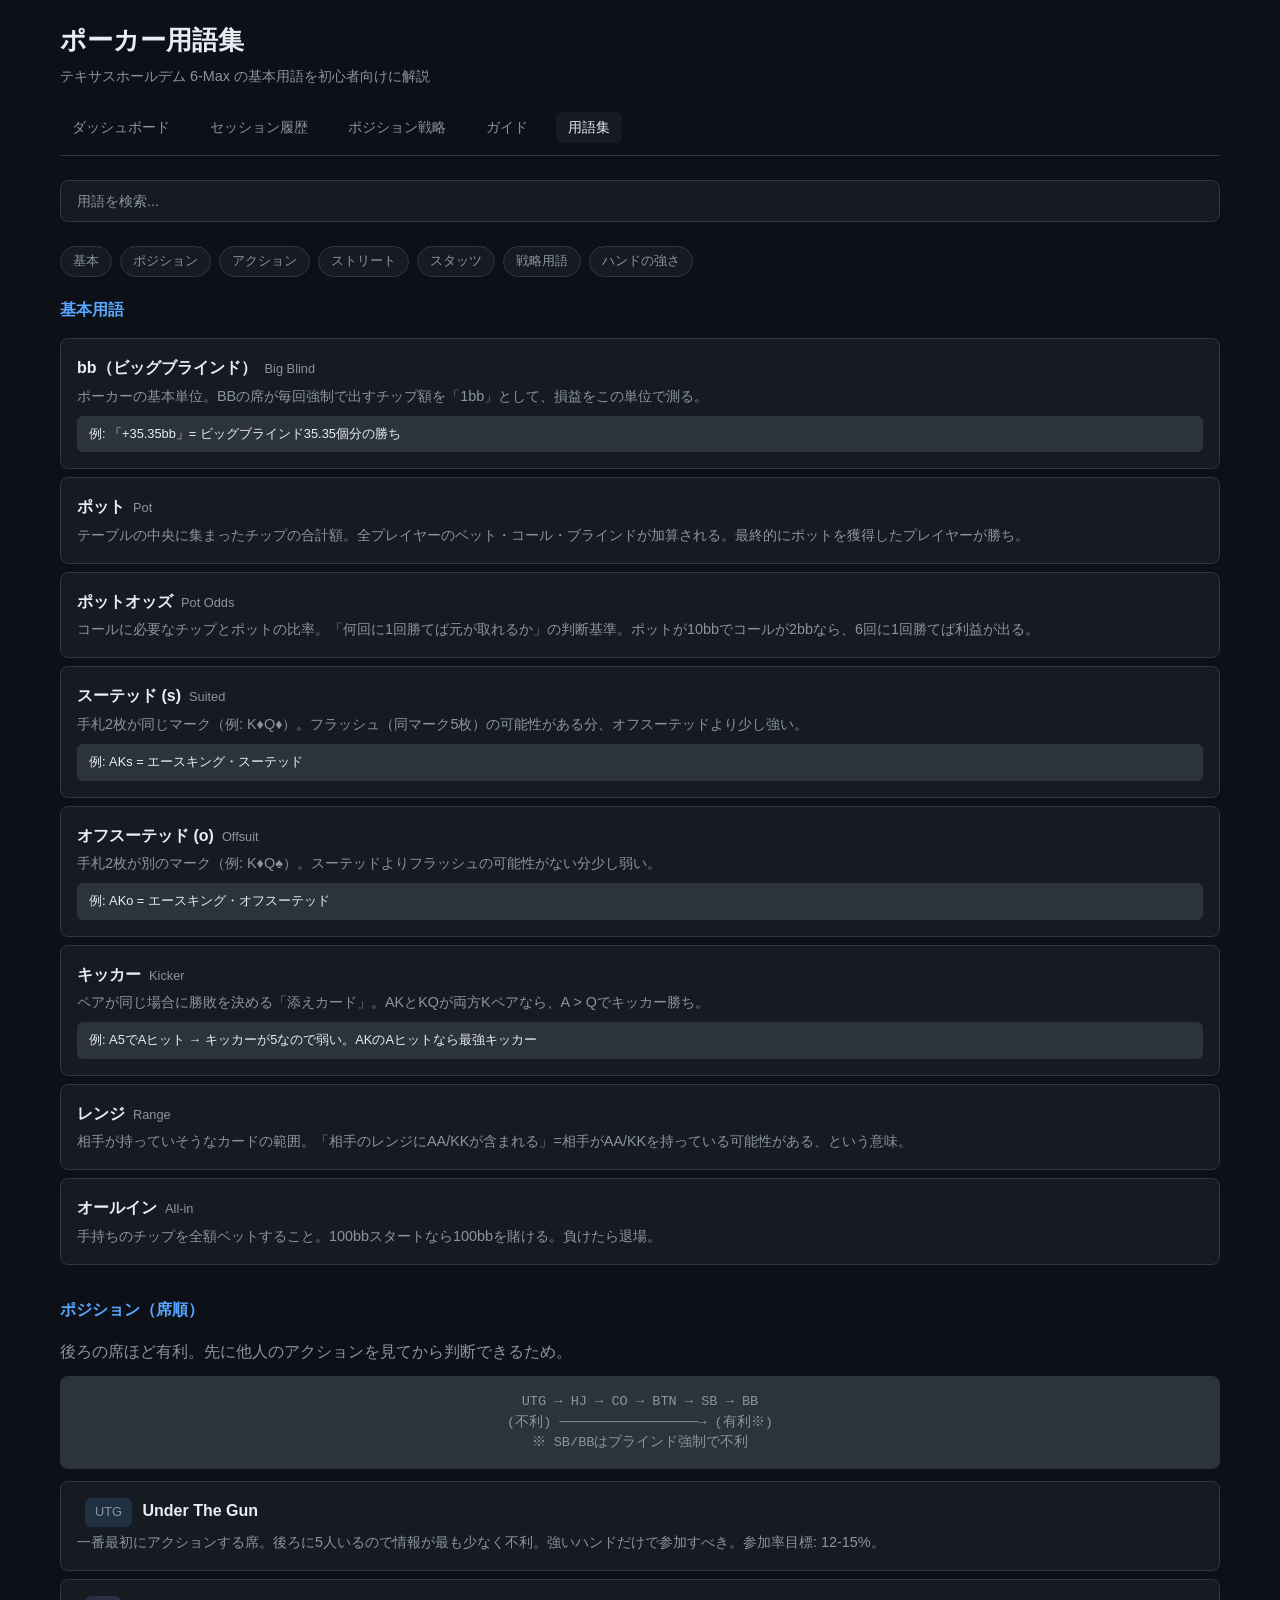
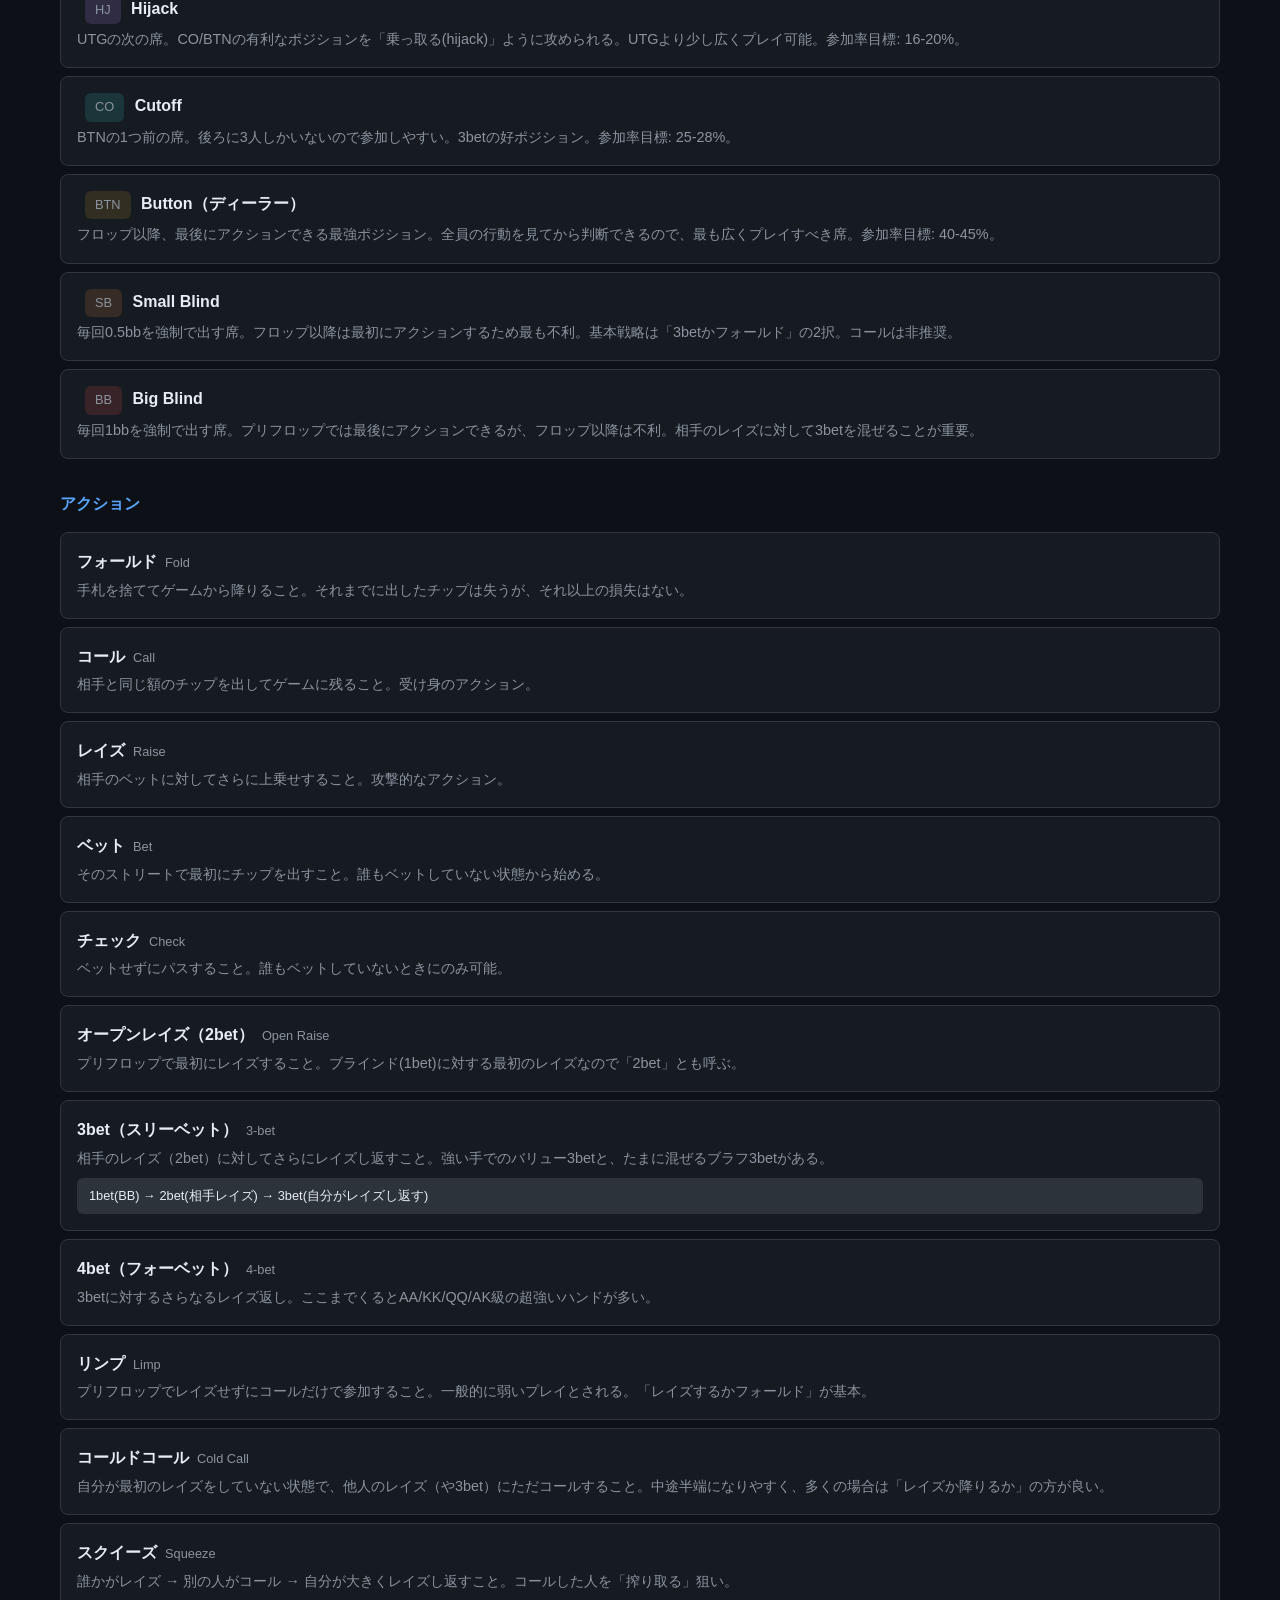
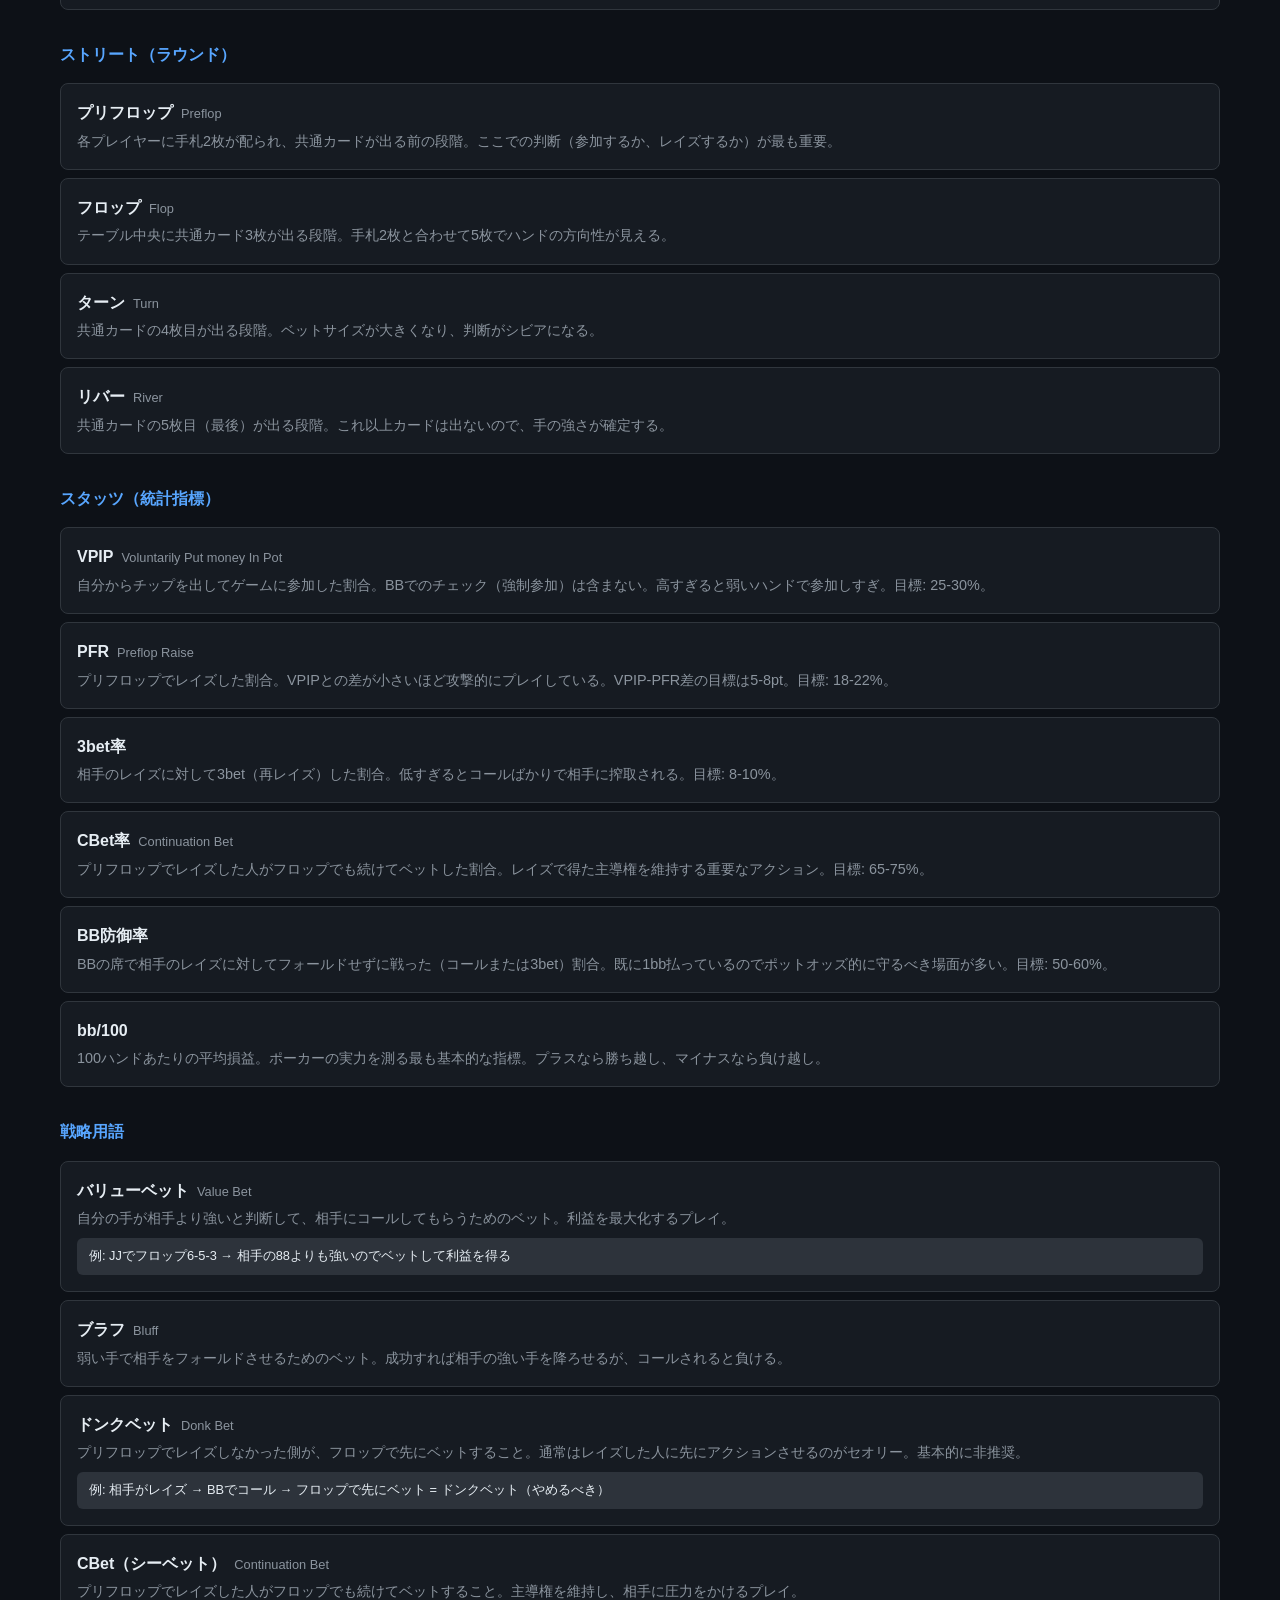
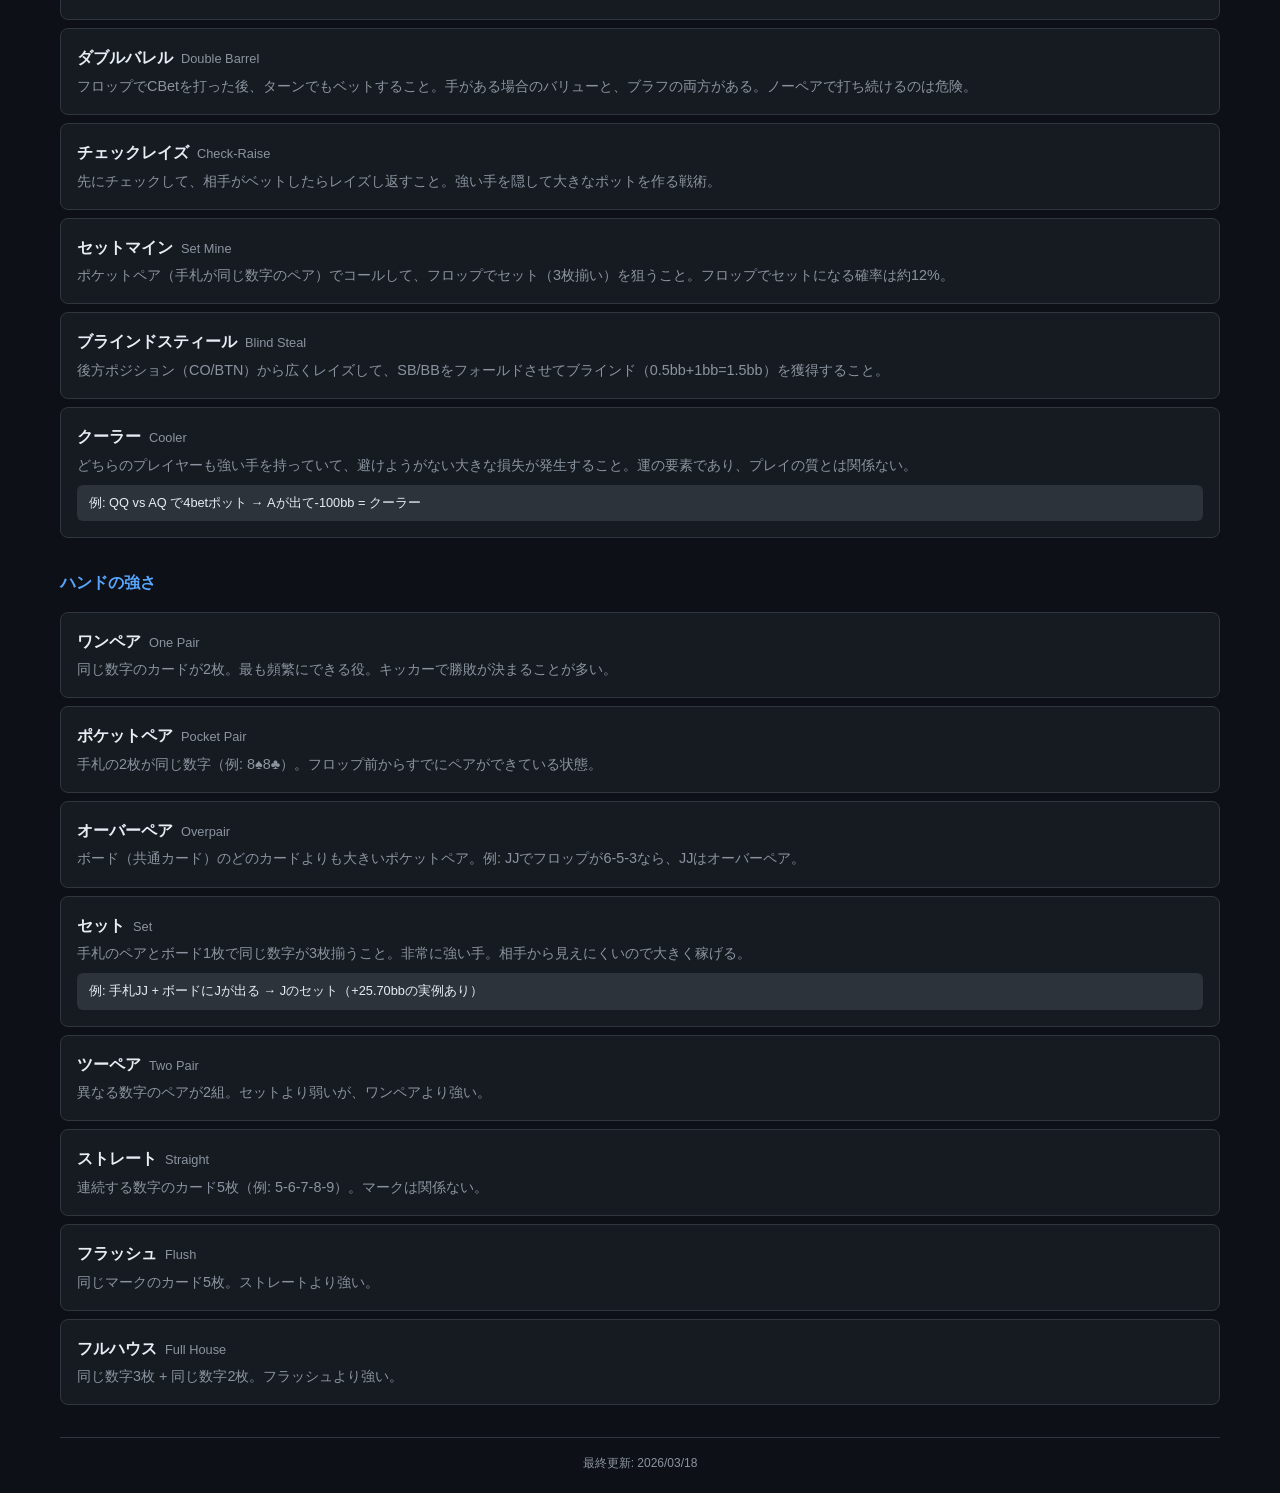
<file: glossary.html>
<!DOCTYPE html>
<html lang="ja">
<head>
  <meta charset="UTF-8">
  <meta name="viewport" content="width=device-width, initial-scale=1.0">
  <title>ポーカー用語集 | oyasumipan Poker</title>
  <link rel="stylesheet" href="style.css?v=3">
  <style>
    .glossary-section { margin-bottom: 32px; }
    .glossary-section h3 { color: var(--blue); margin-bottom: 16px; }
    .term-card { background: var(--card); border: 1px solid var(--border); border-radius: 8px; padding: 16px; margin-bottom: 8px; }
    .term-card .term-name { font-weight: 700; font-size: 1rem; margin-bottom: 4px; }
    .term-card .term-name span { color: var(--text-muted); font-weight: 400; font-size: 0.8rem; margin-left: 8px; }
    .term-card .term-desc { color: var(--text-muted); font-size: 0.9rem; line-height: 1.6; }
    .term-card .term-example { margin-top: 8px; padding: 8px 12px; background: #2d333b; border-radius: 6px; font-size: 0.8rem; color: var(--text); }
    .search-box { width: 100%; padding: 12px 16px; background: var(--card); border: 1px solid var(--border); border-radius: 8px; color: var(--text); font-size: 0.9rem; margin-bottom: 24px; outline: none; }
    .search-box:focus { border-color: var(--blue); }
    .search-box::placeholder { color: var(--text-muted); }
    .category-nav { display: flex; gap: 8px; flex-wrap: wrap; margin-bottom: 20px; }
    .category-nav a { padding: 4px 12px; border-radius: 16px; font-size: 0.8rem; background: var(--card); border: 1px solid var(--border); color: var(--text-muted); }
    .category-nav a:hover { color: var(--text); border-color: var(--blue); text-decoration: none; }
  </style>
</head>
<body>
  <h1>ポーカー用語集</h1>
  <p class="subtitle">テキサスホールデム 6-Max の基本用語を初心者向けに解説</p>
  <nav>
    <a href="index.html">ダッシュボード</a>
    <a href="sessions.html">セッション履歴</a>
    <a href="strategy.html">ポジション戦略</a>
    <a href="guide.html">ガイド</a>
    <a href="glossary.html" class="active">用語集</a>
  </nav>

  <input type="text" class="search-box" id="search" placeholder="用語を検索..." oninput="filterTerms()">

  <div class="category-nav">
    <a href="#basics">基本</a>
    <a href="#positions">ポジション</a>
    <a href="#actions">アクション</a>
    <a href="#streets">ストリート</a>
    <a href="#stats">スタッツ</a>
    <a href="#strategy">戦略用語</a>
    <a href="#hand-strength">ハンドの強さ</a>
  </div>

  <!-- 基本 -->
  <div class="glossary-section" id="basics">
    <h3>基本用語</h3>

    <div class="term-card" data-terms="bb ビッグブラインド チップ 単位">
      <div class="term-name">bb（ビッグブラインド）<span>Big Blind</span></div>
      <div class="term-desc">ポーカーの基本単位。BBの席が毎回強制で出すチップ額を「1bb」として、損益をこの単位で測る。</div>
      <div class="term-example">例: 「+35.35bb」= ビッグブラインド35.35個分の勝ち</div>
    </div>

    <div class="term-card" data-terms="ポット pot">
      <div class="term-name">ポット<span>Pot</span></div>
      <div class="term-desc">テーブルの中央に集まったチップの合計額。全プレイヤーのベット・コール・ブラインドが加算される。最終的にポットを獲得したプレイヤーが勝ち。</div>
    </div>

    <div class="term-card" data-terms="ポットオッズ pot odds">
      <div class="term-name">ポットオッズ<span>Pot Odds</span></div>
      <div class="term-desc">コールに必要なチップとポットの比率。「何回に1回勝てば元が取れるか」の判断基準。ポットが10bbでコールが2bbなら、6回に1回勝てば利益が出る。</div>
    </div>

    <div class="term-card" data-terms="スーテッド suited 同じマーク">
      <div class="term-name">スーテッド (s)<span>Suited</span></div>
      <div class="term-desc">手札2枚が同じマーク（例: K♦Q♦）。フラッシュ（同マーク5枚）の可能性がある分、オフスーテッドより少し強い。</div>
      <div class="term-example">例: AKs = エースキング・スーテッド</div>
    </div>

    <div class="term-card" data-terms="オフスーテッド offsuit 別マーク">
      <div class="term-name">オフスーテッド (o)<span>Offsuit</span></div>
      <div class="term-desc">手札2枚が別のマーク（例: K♦Q♠）。スーテッドよりフラッシュの可能性がない分少し弱い。</div>
      <div class="term-example">例: AKo = エースキング・オフスーテッド</div>
    </div>

    <div class="term-card" data-terms="キッカー kicker 添えカード">
      <div class="term-name">キッカー<span>Kicker</span></div>
      <div class="term-desc">ペアが同じ場合に勝敗を決める「添えカード」。AKとKQが両方Kペアなら、A > Qでキッカー勝ち。</div>
      <div class="term-example">例: A5でAヒット → キッカーが5なので弱い。AKのAヒットなら最強キッカー</div>
    </div>

    <div class="term-card" data-terms="レンジ range 持ちうるカード">
      <div class="term-name">レンジ<span>Range</span></div>
      <div class="term-desc">相手が持っていそうなカードの範囲。「相手のレンジにAA/KKが含まれる」=相手がAA/KKを持っている可能性がある、という意味。</div>
    </div>

    <div class="term-card" data-terms="オールイン all-in 全額ベット">
      <div class="term-name">オールイン<span>All-in</span></div>
      <div class="term-desc">手持ちのチップを全額ベットすること。100bbスタートなら100bbを賭ける。負けたら退場。</div>
    </div>
  </div>

  <!-- ポジション -->
  <div class="glossary-section" id="positions">
    <h3>ポジション（席順）</h3>
    <p style="color:var(--text-muted);margin-bottom:12px">後ろの席ほど有利。先に他人のアクションを見てから判断できるため。</p>
    <pre style="text-align:center;color:var(--text-muted)">UTG → HJ → CO → BTN → SB → BB
(不利) ─────────────────→ (有利※)
※ SB/BBはブラインド強制で不利</pre>

    <div class="term-card" data-terms="utg アンダーザガン 一番前">
      <div class="term-name"><span class="badge badge-utg">UTG</span> Under The Gun</div>
      <div class="term-desc">一番最初にアクションする席。後ろに5人いるので情報が最も少なく不利。強いハンドだけで参加すべき。参加率目標: 12-15%。</div>
    </div>

    <div class="term-card" data-terms="hj ハイジャック">
      <div class="term-name"><span class="badge badge-hj">HJ</span> Hijack</div>
      <div class="term-desc">UTGの次の席。CO/BTNの有利なポジションを「乗っ取る(hijack)」ように攻められる。UTGより少し広くプレイ可能。参加率目標: 16-20%。</div>
    </div>

    <div class="term-card" data-terms="co カットオフ">
      <div class="term-name"><span class="badge badge-co">CO</span> Cutoff</div>
      <div class="term-desc">BTNの1つ前の席。後ろに3人しかいないので参加しやすい。3betの好ポジション。参加率目標: 25-28%。</div>
    </div>

    <div class="term-card" data-terms="btn ボタン ディーラー 最強">
      <div class="term-name"><span class="badge badge-btn">BTN</span> Button（ディーラー）</div>
      <div class="term-desc">フロップ以降、最後にアクションできる最強ポジション。全員の行動を見てから判断できるので、最も広くプレイすべき席。参加率目標: 40-45%。</div>
    </div>

    <div class="term-card" data-terms="sb スモールブラインド 強制">
      <div class="term-name"><span class="badge badge-sb">SB</span> Small Blind</div>
      <div class="term-desc">毎回0.5bbを強制で出す席。フロップ以降は最初にアクションするため最も不利。基本戦略は「3betかフォールド」の2択。コールは非推奨。</div>
    </div>

    <div class="term-card" data-terms="bb ビッグブラインド 強制 ブラインド">
      <div class="term-name"><span class="badge badge-bb">BB</span> Big Blind</div>
      <div class="term-desc">毎回1bbを強制で出す席。プリフロップでは最後にアクションできるが、フロップ以降は不利。相手のレイズに対して3betを混ぜることが重要。</div>
    </div>
  </div>

  <!-- アクション -->
  <div class="glossary-section" id="actions">
    <h3>アクション</h3>

    <div class="term-card" data-terms="フォールド fold 降りる">
      <div class="term-name">フォールド<span>Fold</span></div>
      <div class="term-desc">手札を捨ててゲームから降りること。それまでに出したチップは失うが、それ以上の損失はない。</div>
    </div>

    <div class="term-card" data-terms="コール call 同額">
      <div class="term-name">コール<span>Call</span></div>
      <div class="term-desc">相手と同じ額のチップを出してゲームに残ること。受け身のアクション。</div>
    </div>

    <div class="term-card" data-terms="レイズ raise 上乗せ">
      <div class="term-name">レイズ<span>Raise</span></div>
      <div class="term-desc">相手のベットに対してさらに上乗せすること。攻撃的なアクション。</div>
    </div>

    <div class="term-card" data-terms="ベット bet 最初に賭ける">
      <div class="term-name">ベット<span>Bet</span></div>
      <div class="term-desc">そのストリートで最初にチップを出すこと。誰もベットしていない状態から始める。</div>
    </div>

    <div class="term-card" data-terms="チェック check パス">
      <div class="term-name">チェック<span>Check</span></div>
      <div class="term-desc">ベットせずにパスすること。誰もベットしていないときにのみ可能。</div>
    </div>

    <div class="term-card" data-terms="オープンレイズ open raise 最初のレイズ 2bet">
      <div class="term-name">オープンレイズ（2bet）<span>Open Raise</span></div>
      <div class="term-desc">プリフロップで最初にレイズすること。ブラインド(1bet)に対する最初のレイズなので「2bet」とも呼ぶ。</div>
    </div>

    <div class="term-card" data-terms="3bet スリーベット 再レイズ">
      <div class="term-name">3bet（スリーベット）<span>3-bet</span></div>
      <div class="term-desc">相手のレイズ（2bet）に対してさらにレイズし返すこと。強い手でのバリュー3betと、たまに混ぜるブラフ3betがある。</div>
      <div class="term-example">1bet(BB) → 2bet(相手レイズ) → 3bet(自分がレイズし返す)</div>
    </div>

    <div class="term-card" data-terms="4bet フォーベット 再々レイズ">
      <div class="term-name">4bet（フォーベット）<span>4-bet</span></div>
      <div class="term-desc">3betに対するさらなるレイズ返し。ここまでくるとAA/KK/QQ/AK級の超強いハンドが多い。</div>
    </div>

    <div class="term-card" data-terms="リンプ limp コールだけ 弱いプレイ">
      <div class="term-name">リンプ<span>Limp</span></div>
      <div class="term-desc">プリフロップでレイズせずにコールだけで参加すること。一般的に弱いプレイとされる。「レイズするかフォールド」が基本。</div>
    </div>

    <div class="term-card" data-terms="コールドコール cold call 再レイズにコール">
      <div class="term-name">コールドコール<span>Cold Call</span></div>
      <div class="term-desc">自分が最初のレイズをしていない状態で、他人のレイズ（や3bet）にただコールすること。中途半端になりやすく、多くの場合は「レイズか降りるか」の方が良い。</div>
    </div>

    <div class="term-card" data-terms="スクイーズ squeeze 搾り取る">
      <div class="term-name">スクイーズ<span>Squeeze</span></div>
      <div class="term-desc">誰かがレイズ → 別の人がコール → 自分が大きくレイズし返すこと。コールした人を「搾り取る」狙い。</div>
    </div>
  </div>

  <!-- ストリート -->
  <div class="glossary-section" id="streets">
    <h3>ストリート（ラウンド）</h3>

    <div class="term-card" data-terms="プリフロップ preflop 最初の2枚">
      <div class="term-name">プリフロップ<span>Preflop</span></div>
      <div class="term-desc">各プレイヤーに手札2枚が配られ、共通カードが出る前の段階。ここでの判断（参加するか、レイズするか）が最も重要。</div>
    </div>

    <div class="term-card" data-terms="フロップ flop 共通カード3枚">
      <div class="term-name">フロップ<span>Flop</span></div>
      <div class="term-desc">テーブル中央に共通カード3枚が出る段階。手札2枚と合わせて5枚でハンドの方向性が見える。</div>
    </div>

    <div class="term-card" data-terms="ターン turn 4枚目">
      <div class="term-name">ターン<span>Turn</span></div>
      <div class="term-desc">共通カードの4枚目が出る段階。ベットサイズが大きくなり、判断がシビアになる。</div>
    </div>

    <div class="term-card" data-terms="リバー river 5枚目 最終">
      <div class="term-name">リバー<span>River</span></div>
      <div class="term-desc">共通カードの5枚目（最後）が出る段階。これ以上カードは出ないので、手の強さが確定する。</div>
    </div>
  </div>

  <!-- スタッツ -->
  <div class="glossary-section" id="stats">
    <h3>スタッツ（統計指標）</h3>

    <div class="term-card" data-terms="vpip 参加率 voluntarily put in pot">
      <div class="term-name">VPIP<span>Voluntarily Put money In Pot</span></div>
      <div class="term-desc">自分からチップを出してゲームに参加した割合。BBでのチェック（強制参加）は含まない。高すぎると弱いハンドで参加しすぎ。目標: 25-30%。</div>
    </div>

    <div class="term-card" data-terms="pfr レイズ率 preflop raise">
      <div class="term-name">PFR<span>Preflop Raise</span></div>
      <div class="term-desc">プリフロップでレイズした割合。VPIPとの差が小さいほど攻撃的にプレイしている。VPIP-PFR差の目標は5-8pt。目標: 18-22%。</div>
    </div>

    <div class="term-card" data-terms="3bet率 再レイズ率">
      <div class="term-name">3bet率</div>
      <div class="term-desc">相手のレイズに対して3bet（再レイズ）した割合。低すぎるとコールばかりで相手に搾取される。目標: 8-10%。</div>
    </div>

    <div class="term-card" data-terms="cbet 継続ベット continuation bet">
      <div class="term-name">CBet率<span>Continuation Bet</span></div>
      <div class="term-desc">プリフロップでレイズした人がフロップでも続けてベットした割合。レイズで得た主導権を維持する重要なアクション。目標: 65-75%。</div>
    </div>

    <div class="term-card" data-terms="bb防御率 ビッグブラインド防御">
      <div class="term-name">BB防御率</div>
      <div class="term-desc">BBの席で相手のレイズに対してフォールドせずに戦った（コールまたは3bet）割合。既に1bb払っているのでポットオッズ的に守るべき場面が多い。目標: 50-60%。</div>
    </div>

    <div class="term-card" data-terms="bb/100 100ハンドあたり">
      <div class="term-name">bb/100</div>
      <div class="term-desc">100ハンドあたりの平均損益。ポーカーの実力を測る最も基本的な指標。プラスなら勝ち越し、マイナスなら負け越し。</div>
    </div>
  </div>

  <!-- 戦略用語 -->
  <div class="glossary-section" id="strategy">
    <h3>戦略用語</h3>

    <div class="term-card" data-terms="バリューベット value bet 強い手">
      <div class="term-name">バリューベット<span>Value Bet</span></div>
      <div class="term-desc">自分の手が相手より強いと判断して、相手にコールしてもらうためのベット。利益を最大化するプレイ。</div>
      <div class="term-example">例: JJでフロップ6-5-3 → 相手の88よりも強いのでベットして利益を得る</div>
    </div>

    <div class="term-card" data-terms="ブラフ bluff 弱い手">
      <div class="term-name">ブラフ<span>Bluff</span></div>
      <div class="term-desc">弱い手で相手をフォールドさせるためのベット。成功すれば相手の強い手を降ろせるが、コールされると負ける。</div>
    </div>

    <div class="term-card" data-terms="ドンクベット donk bet セオリー違反">
      <div class="term-name">ドンクベット<span>Donk Bet</span></div>
      <div class="term-desc">プリフロップでレイズしなかった側が、フロップで先にベットすること。通常はレイズした人に先にアクションさせるのがセオリー。基本的に非推奨。</div>
      <div class="term-example">例: 相手がレイズ → BBでコール → フロップで先にベット = ドンクベット（やめるべき）</div>
    </div>

    <div class="term-card" data-terms="cbet シーベット 継続ベット">
      <div class="term-name">CBet（シーベット）<span>Continuation Bet</span></div>
      <div class="term-desc">プリフロップでレイズした人がフロップでも続けてベットすること。主導権を維持し、相手に圧力をかけるプレイ。</div>
    </div>

    <div class="term-card" data-terms="ダブルバレル double barrel ターンも撃つ">
      <div class="term-name">ダブルバレル<span>Double Barrel</span></div>
      <div class="term-desc">フロップでCBetを打った後、ターンでもベットすること。手がある場合のバリューと、ブラフの両方がある。ノーペアで打ち続けるのは危険。</div>
    </div>

    <div class="term-card" data-terms="チェックレイズ check raise 待ち伏せ">
      <div class="term-name">チェックレイズ<span>Check-Raise</span></div>
      <div class="term-desc">先にチェックして、相手がベットしたらレイズし返すこと。強い手を隠して大きなポットを作る戦術。</div>
    </div>

    <div class="term-card" data-terms="セットマイン set mine ポケットペア">
      <div class="term-name">セットマイン<span>Set Mine</span></div>
      <div class="term-desc">ポケットペア（手札が同じ数字のペア）でコールして、フロップでセット（3枚揃い）を狙うこと。フロップでセットになる確率は約12%。</div>
    </div>

    <div class="term-card" data-terms="ブラインドスティール blind steal 盗む">
      <div class="term-name">ブラインドスティール<span>Blind Steal</span></div>
      <div class="term-desc">後方ポジション（CO/BTN）から広くレイズして、SB/BBをフォールドさせてブラインド（0.5bb+1bb=1.5bb）を獲得すること。</div>
    </div>

    <div class="term-card" data-terms="クーラー cooler 避けられない">
      <div class="term-name">クーラー<span>Cooler</span></div>
      <div class="term-desc">どちらのプレイヤーも強い手を持っていて、避けようがない大きな損失が発生すること。運の要素であり、プレイの質とは関係ない。</div>
      <div class="term-example">例: QQ vs AQ で4betポット → Aが出て-100bb = クーラー</div>
    </div>
  </div>

  <!-- ハンドの強さ -->
  <div class="glossary-section" id="hand-strength">
    <h3>ハンドの強さ</h3>

    <div class="term-card" data-terms="ペア pair ワンペア 1ペア">
      <div class="term-name">ワンペア<span>One Pair</span></div>
      <div class="term-desc">同じ数字のカードが2枚。最も頻繁にできる役。キッカーで勝敗が決まることが多い。</div>
    </div>

    <div class="term-card" data-terms="ポケットペア pocket pair 手札ペア">
      <div class="term-name">ポケットペア<span>Pocket Pair</span></div>
      <div class="term-desc">手札の2枚が同じ数字（例: 8♠8♣）。フロップ前からすでにペアができている状態。</div>
    </div>

    <div class="term-card" data-terms="オーバーペア over pair ボードより大きい">
      <div class="term-name">オーバーペア<span>Overpair</span></div>
      <div class="term-desc">ボード（共通カード）のどのカードよりも大きいポケットペア。例: JJでフロップが6-5-3なら、JJはオーバーペア。</div>
    </div>

    <div class="term-card" data-terms="セット set 3枚揃い トリップス">
      <div class="term-name">セット<span>Set</span></div>
      <div class="term-desc">手札のペアとボード1枚で同じ数字が3枚揃うこと。非常に強い手。相手から見えにくいので大きく稼げる。</div>
      <div class="term-example">例: 手札JJ + ボードにJが出る → Jのセット（+25.70bbの実例あり）</div>
    </div>

    <div class="term-card" data-terms="ツーペア two pair 2ペア">
      <div class="term-name">ツーペア<span>Two Pair</span></div>
      <div class="term-desc">異なる数字のペアが2組。セットより弱いが、ワンペアより強い。</div>
    </div>

    <div class="term-card" data-terms="ストレート straight 連番5枚">
      <div class="term-name">ストレート<span>Straight</span></div>
      <div class="term-desc">連続する数字のカード5枚（例: 5-6-7-8-9）。マークは関係ない。</div>
    </div>

    <div class="term-card" data-terms="フラッシュ flush 同マーク5枚">
      <div class="term-name">フラッシュ<span>Flush</span></div>
      <div class="term-desc">同じマークのカード5枚。ストレートより強い。</div>
    </div>

    <div class="term-card" data-terms="フルハウス full house 3枚+2枚">
      <div class="term-name">フルハウス<span>Full House</span></div>
      <div class="term-desc">同じ数字3枚 + 同じ数字2枚。フラッシュより強い。</div>
    </div>
  </div>

  <div class="footer">最終更新: 2026/03/18</div>

<script>
function filterTerms() {
  const q = document.getElementById('search').value.toLowerCase();
  document.querySelectorAll('.term-card').forEach(card => {
    const terms = (card.getAttribute('data-terms') + ' ' + card.textContent).toLowerCase();
    card.style.display = terms.includes(q) ? '' : 'none';
  });
}
</script>
</body>
</html>
</file>
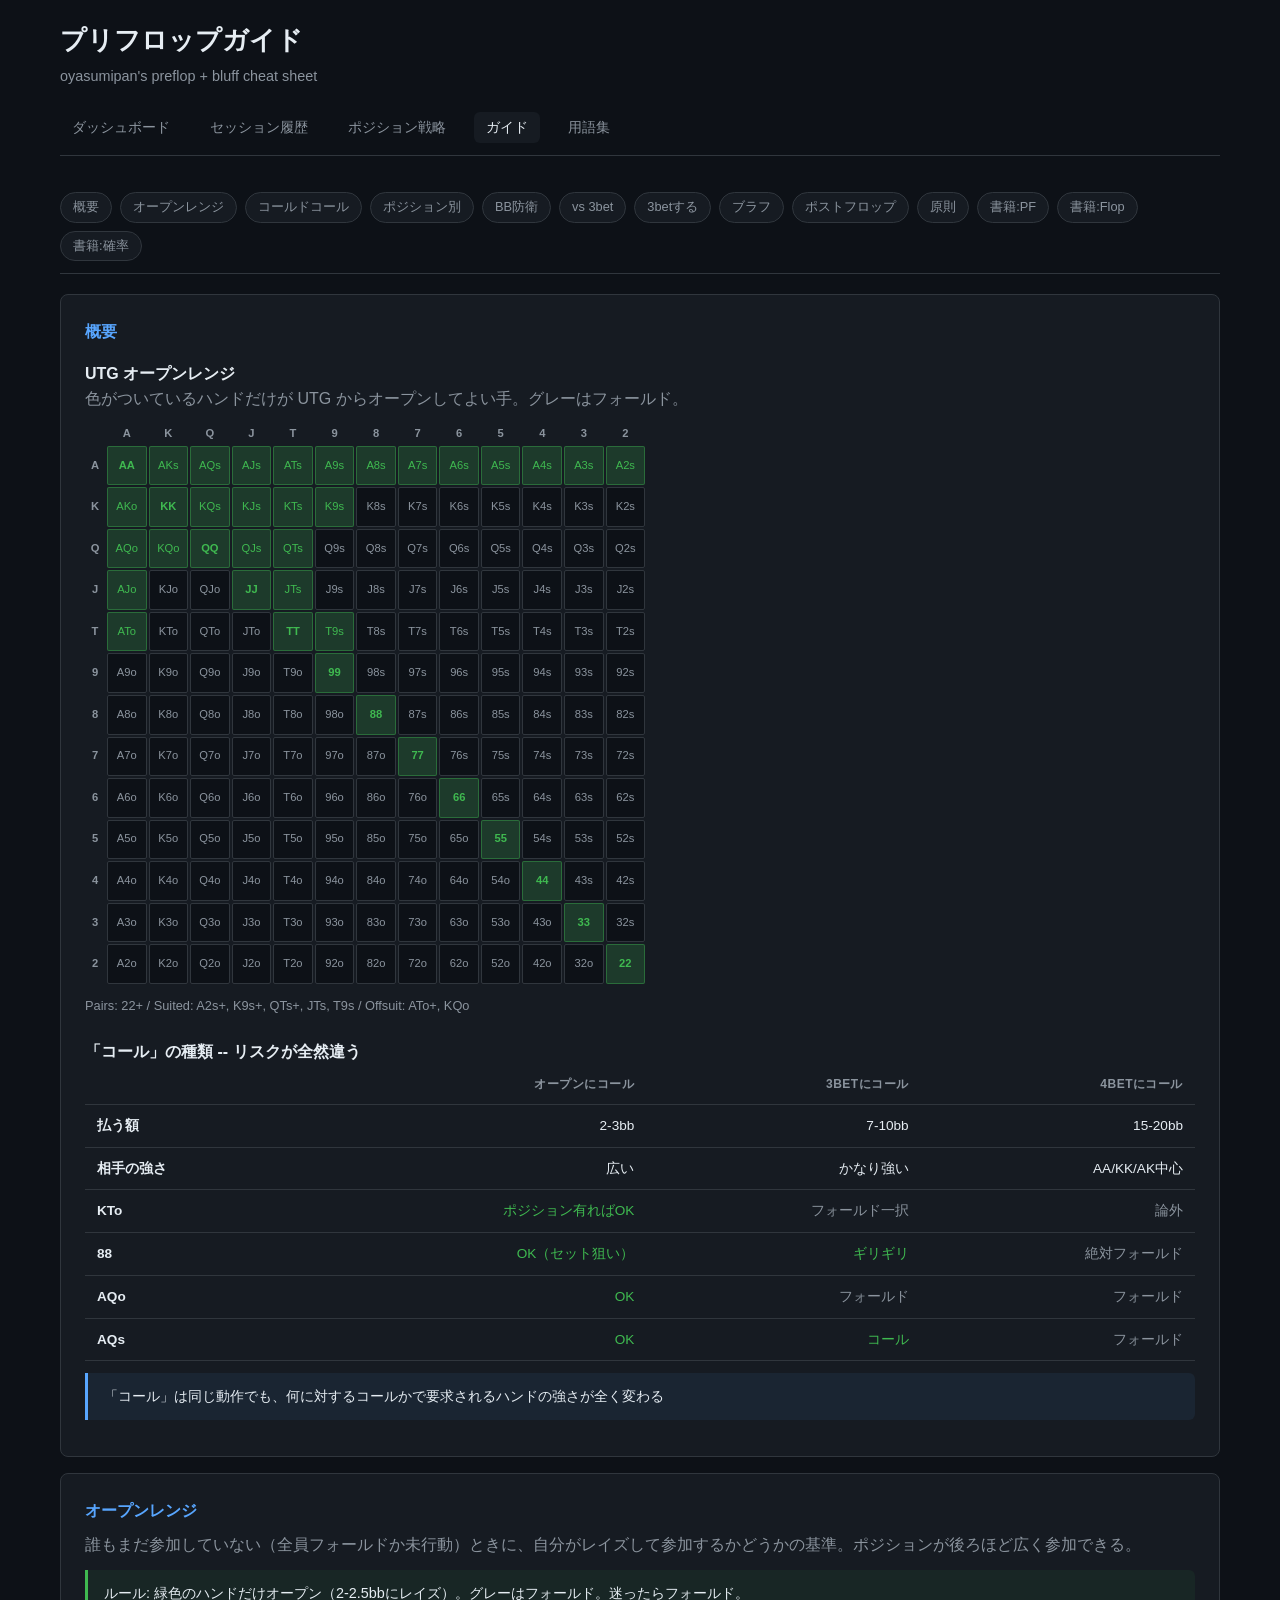
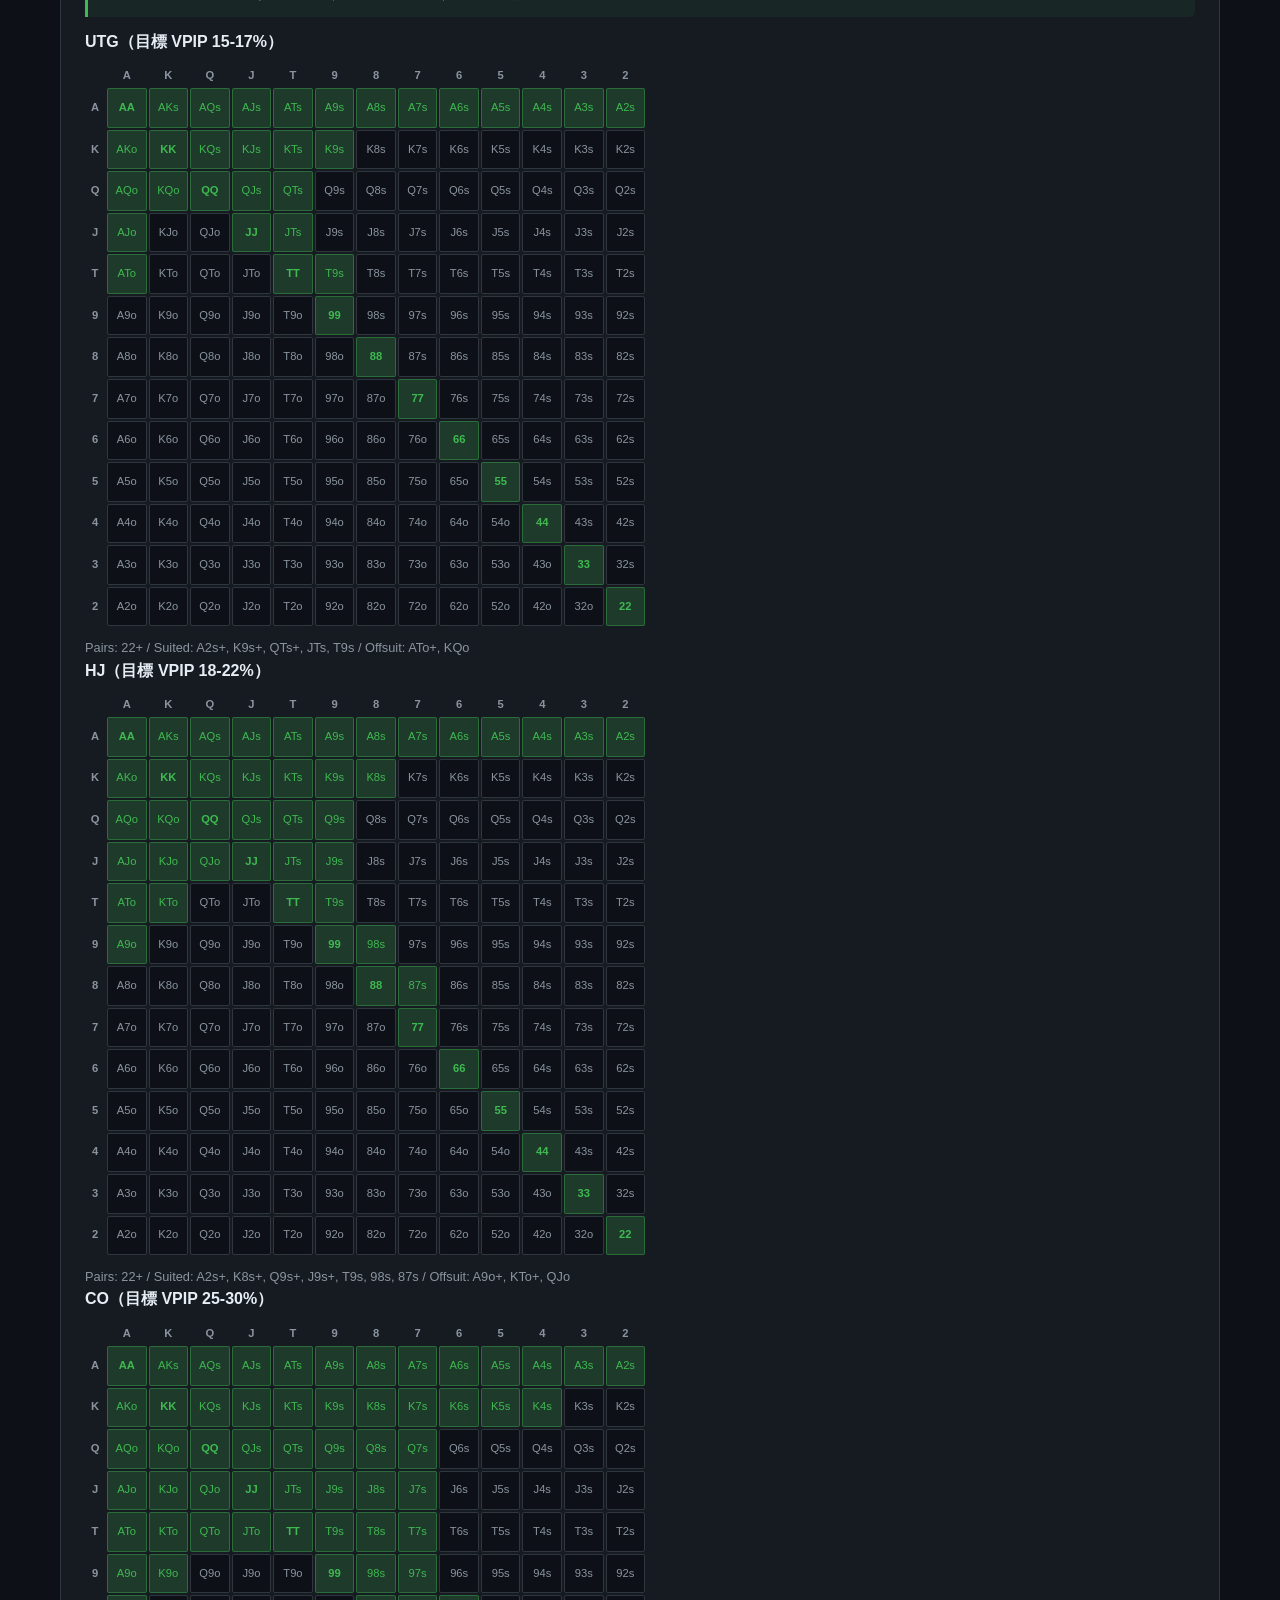
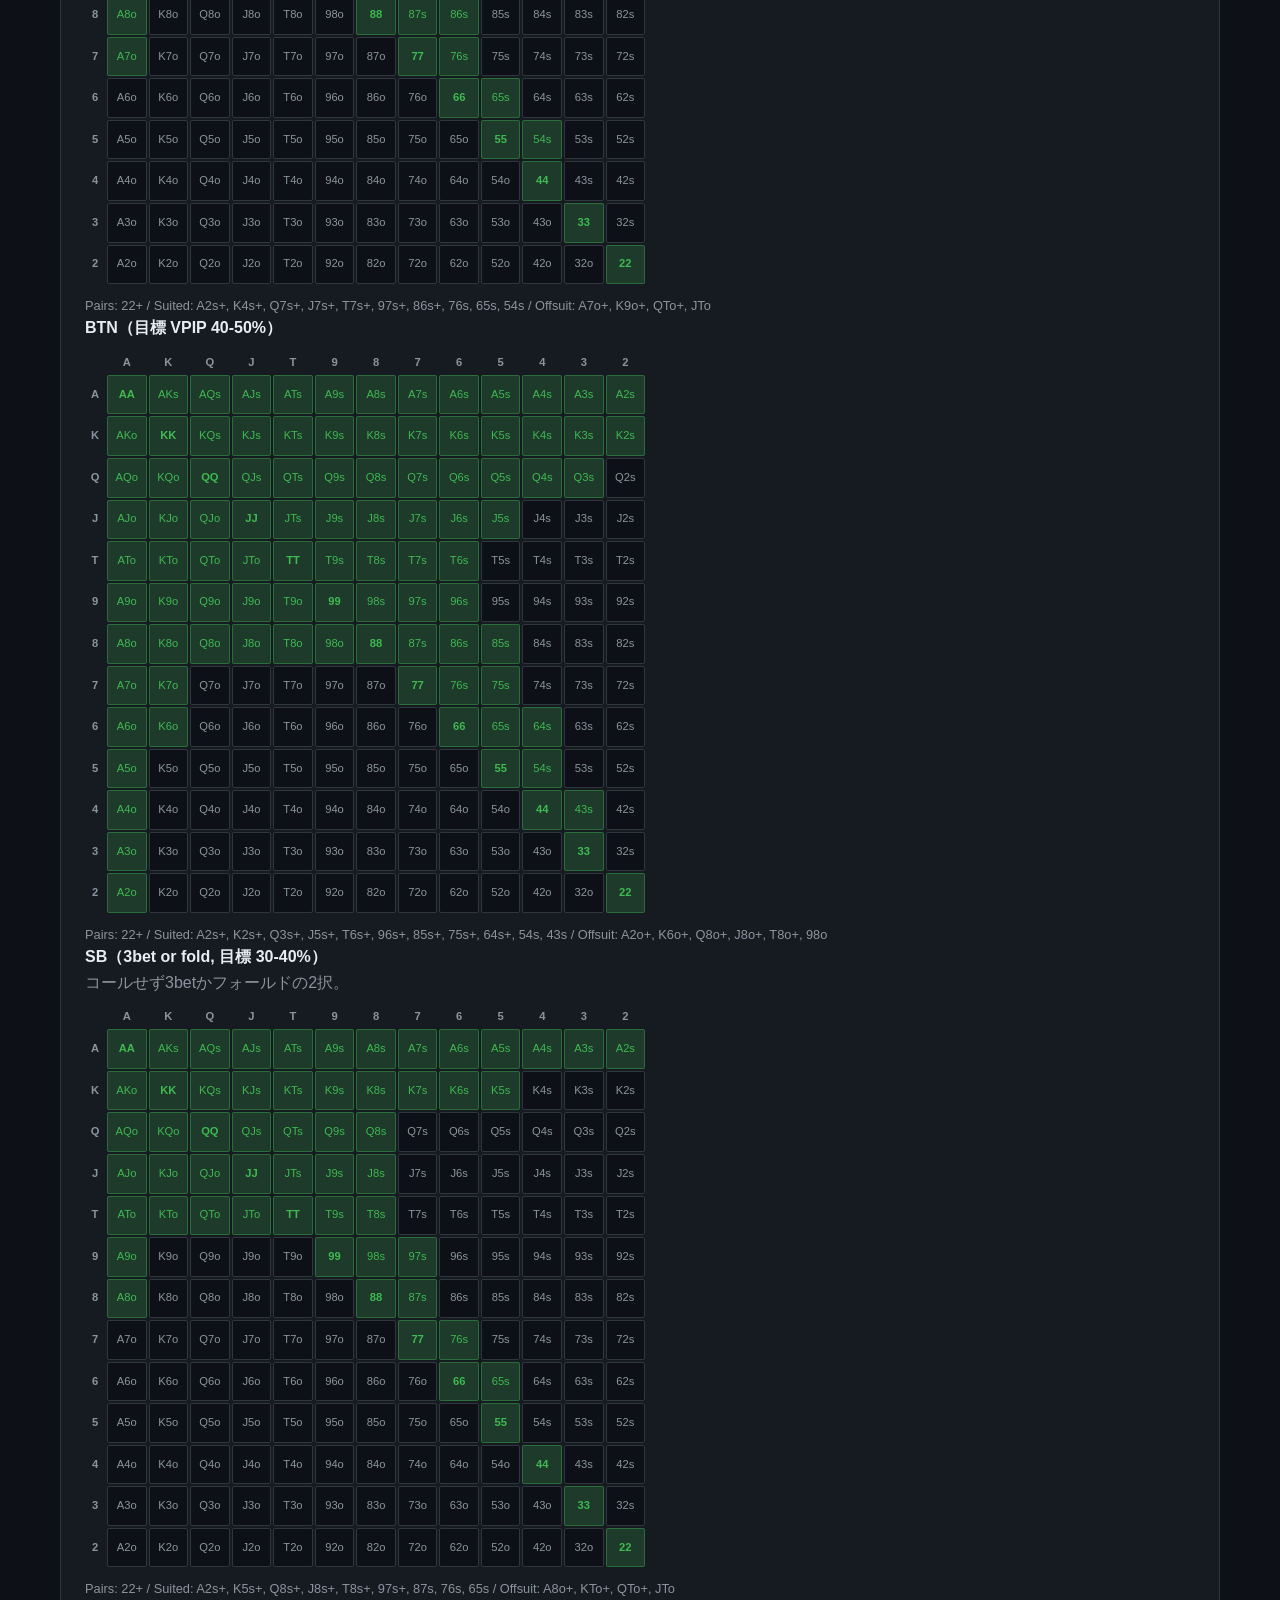
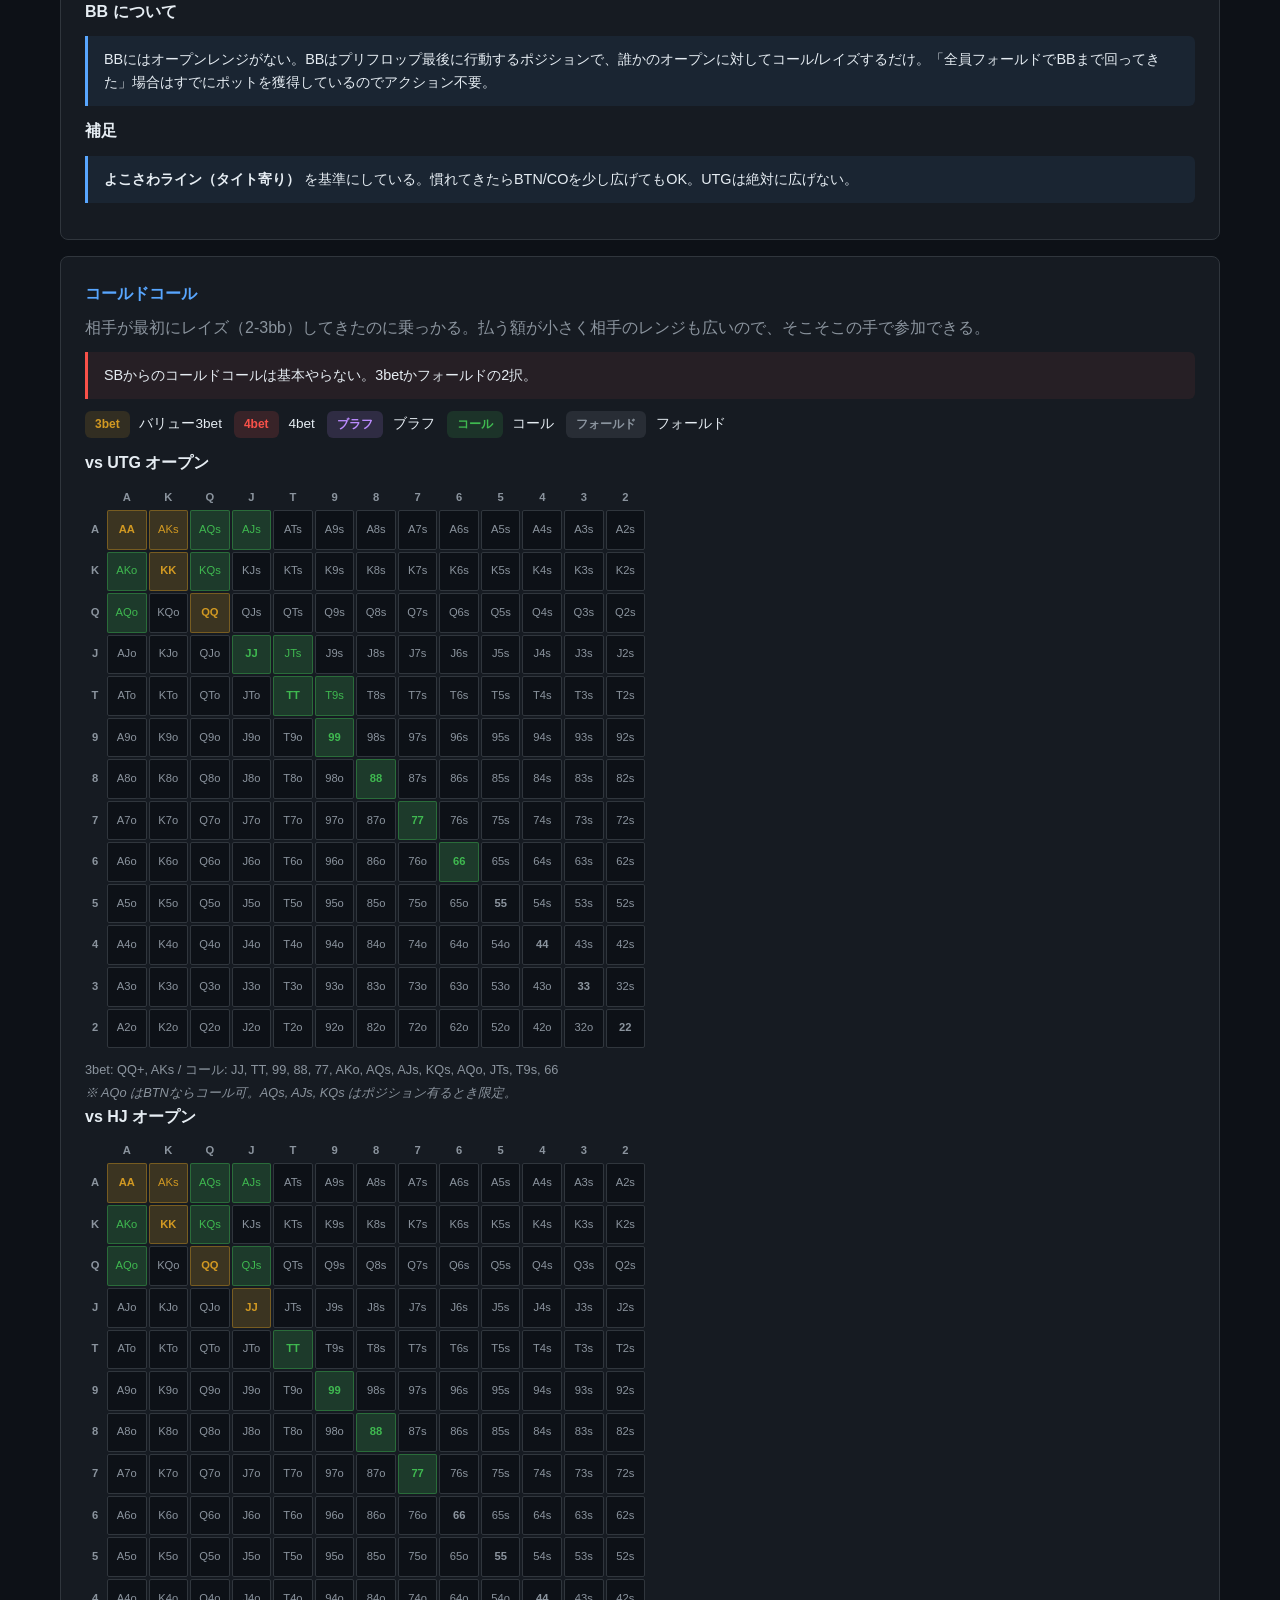
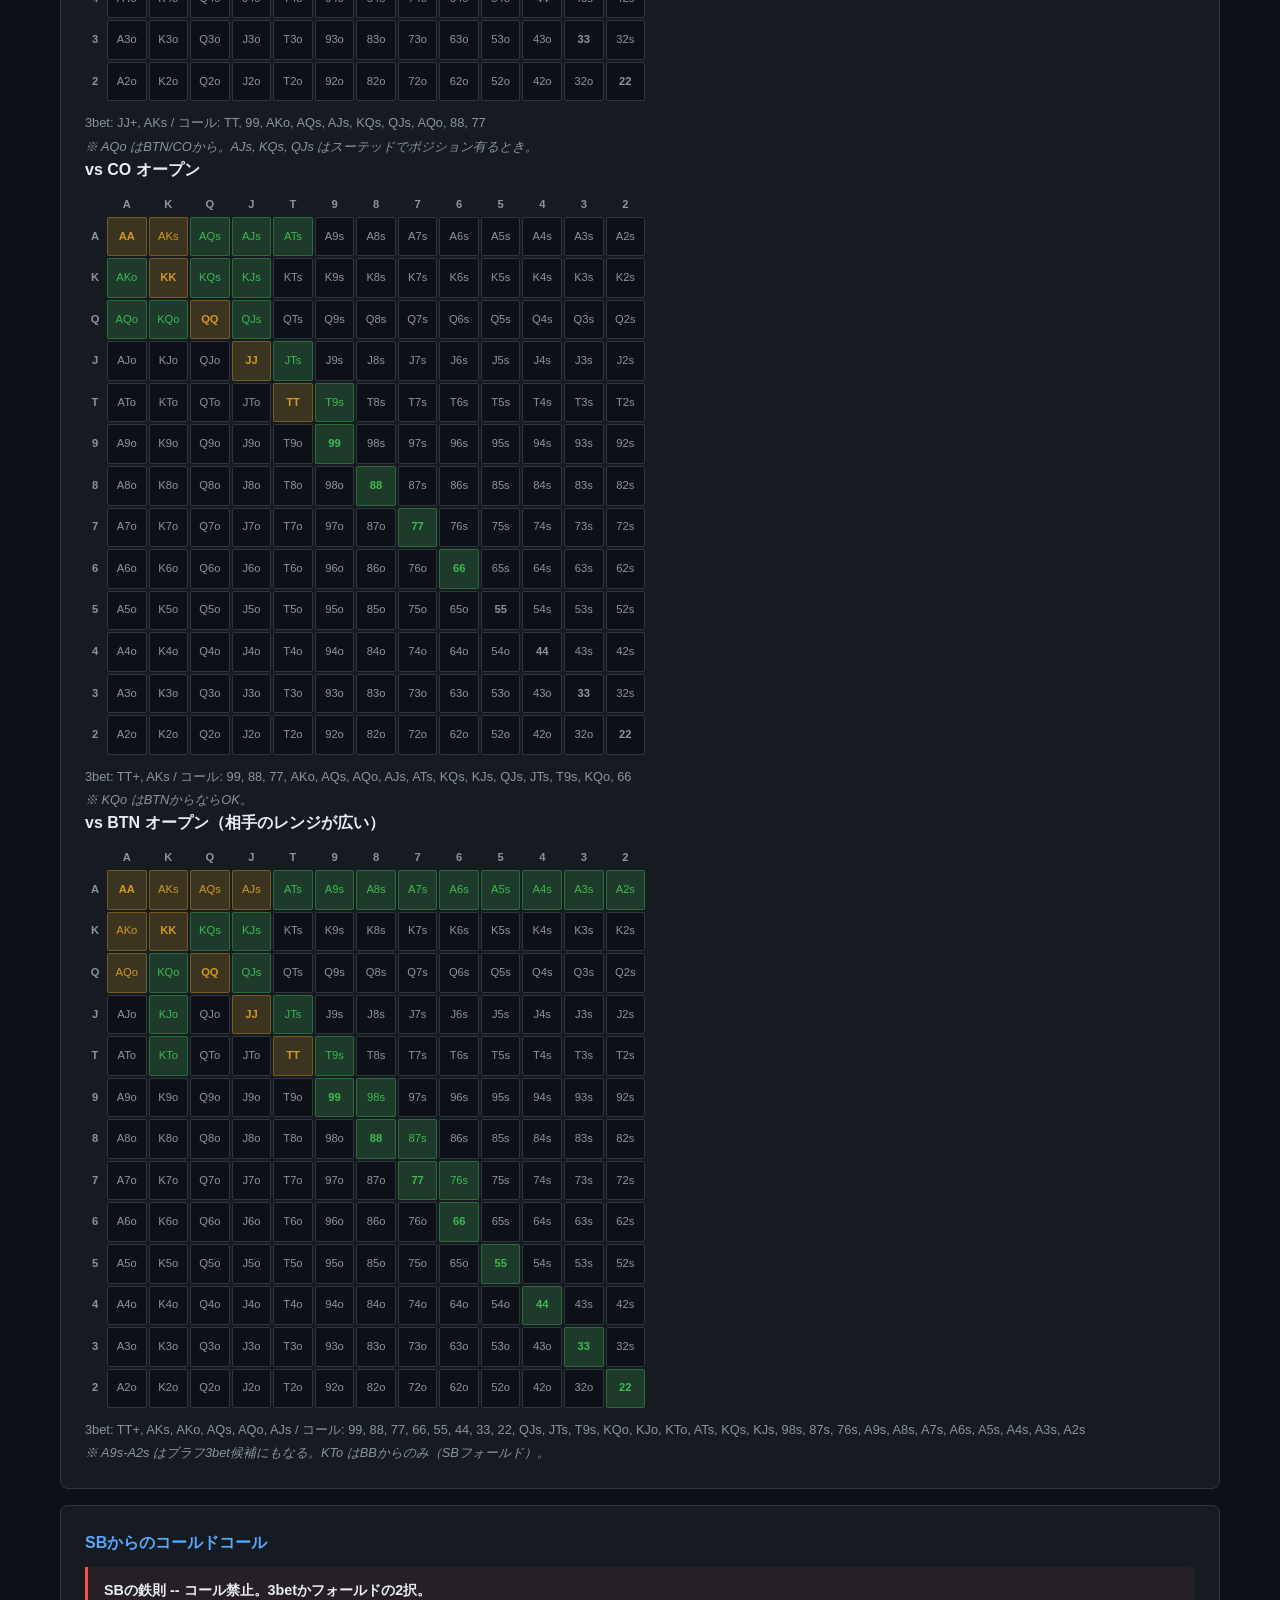
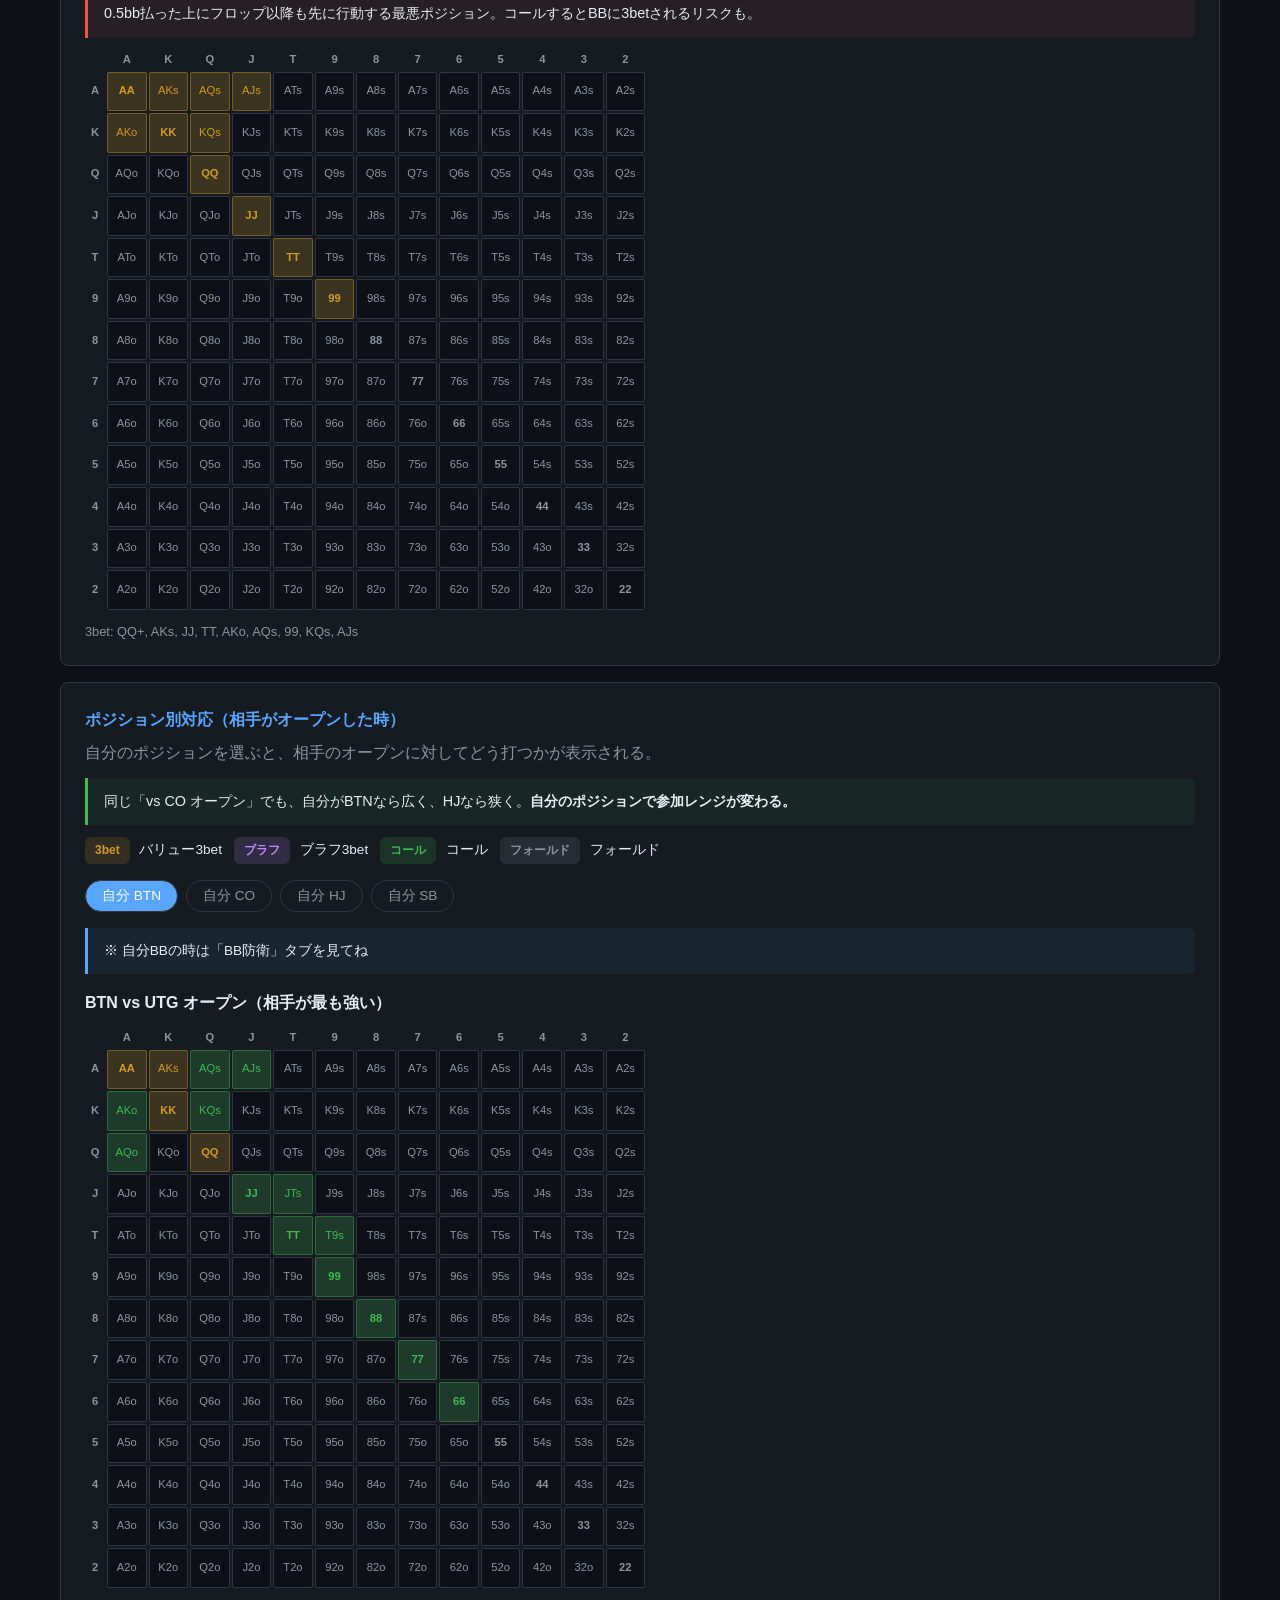
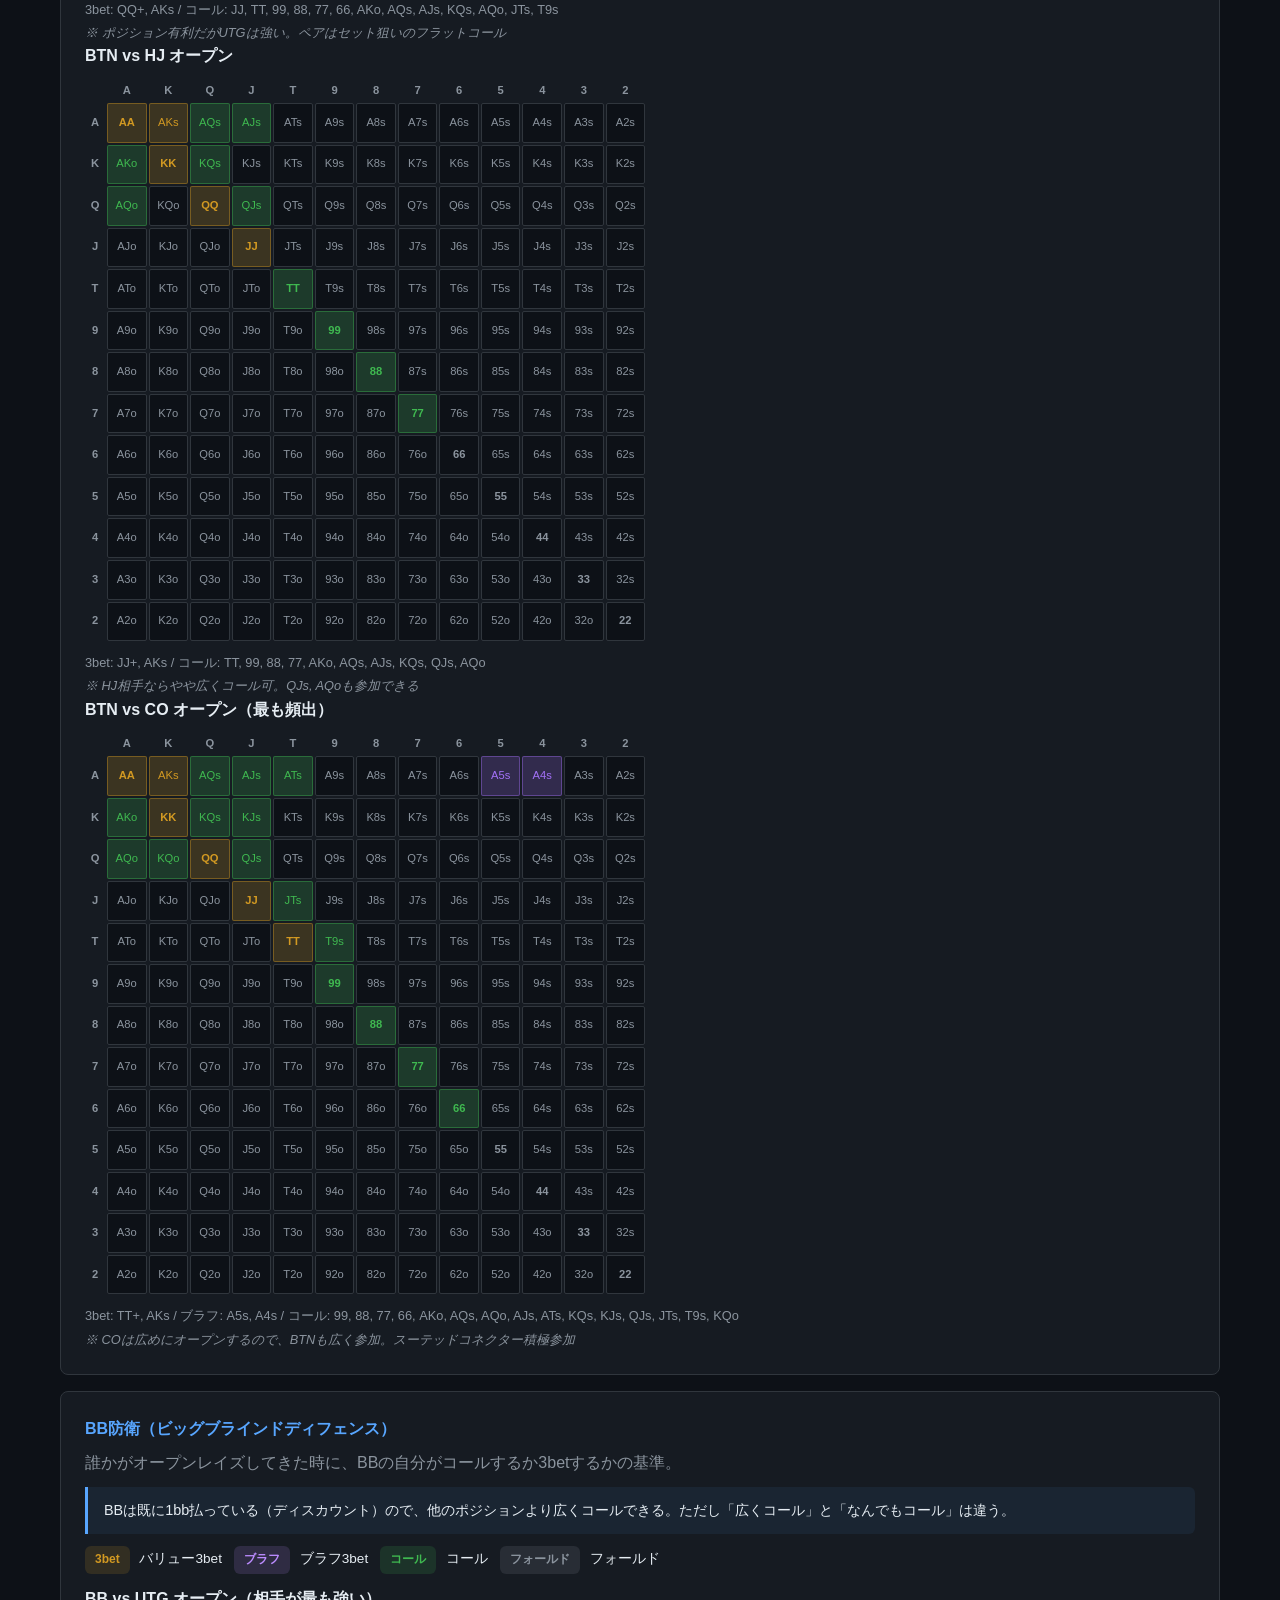
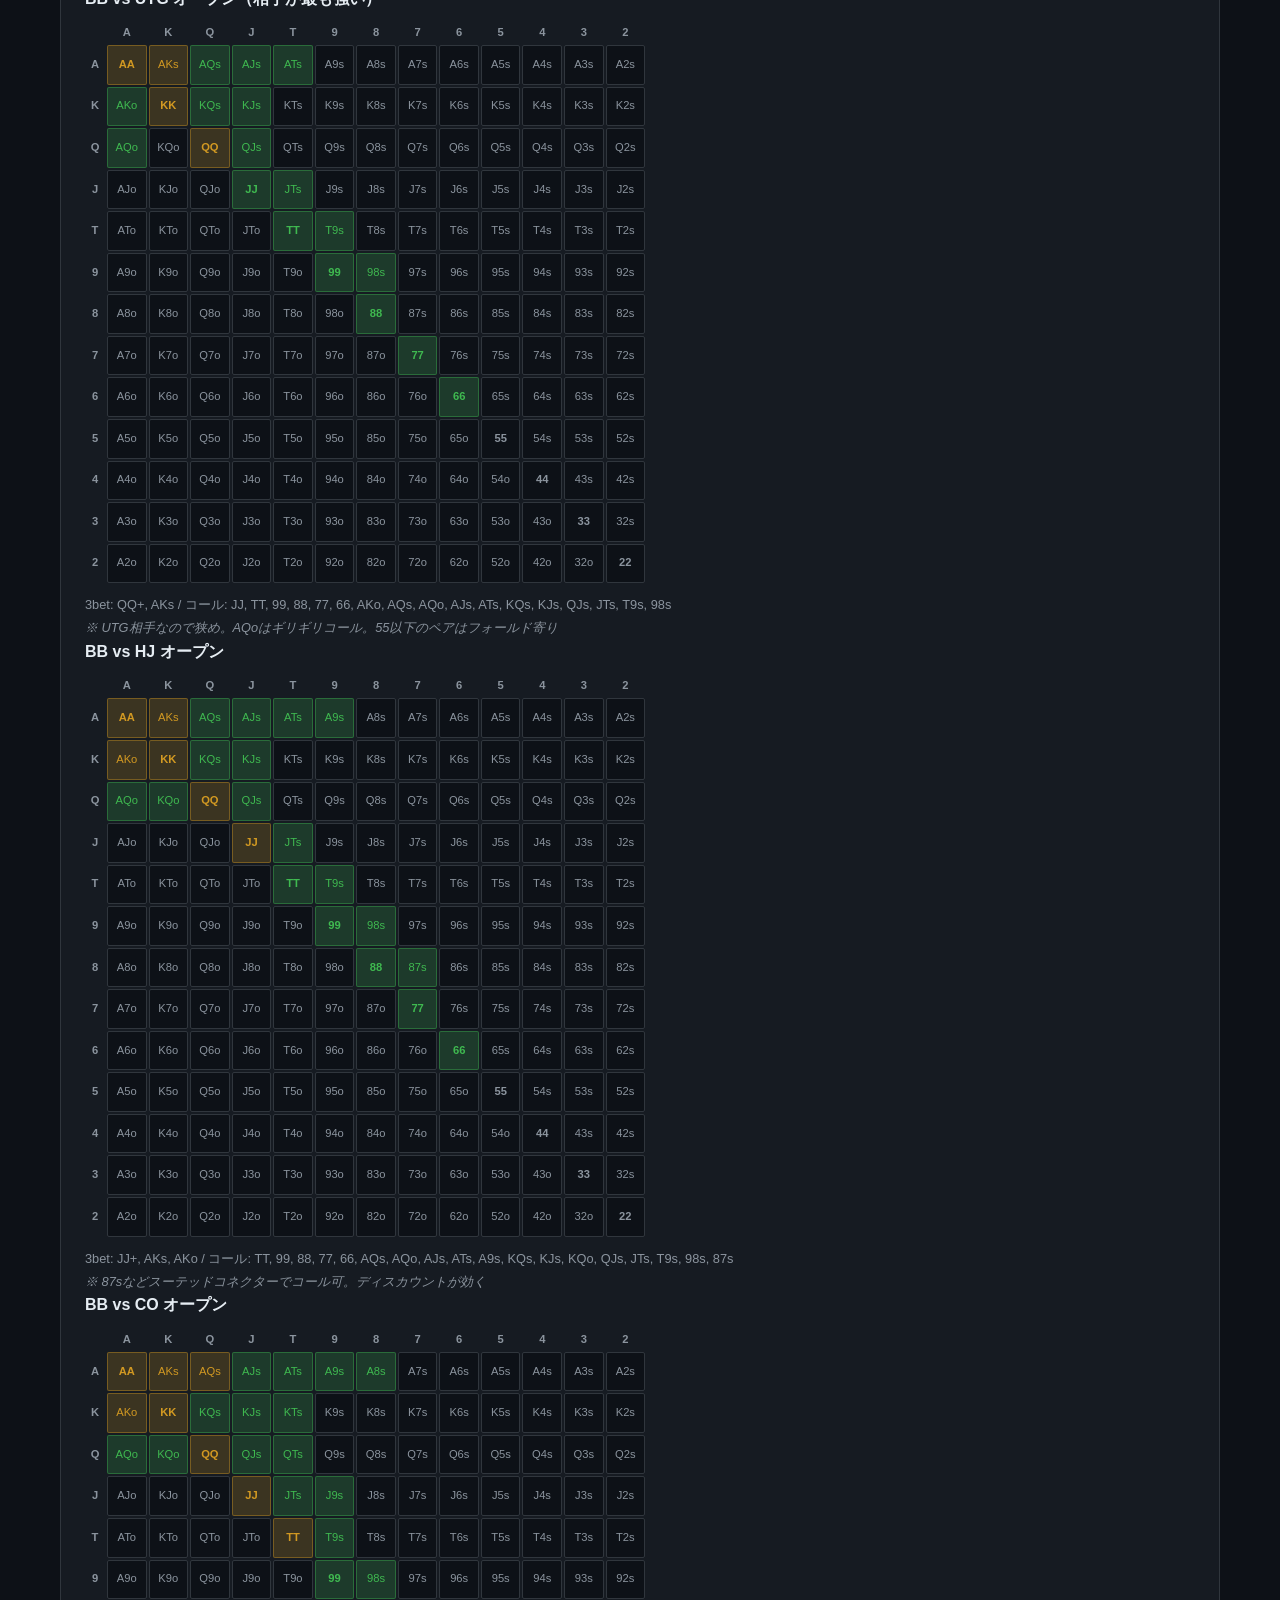
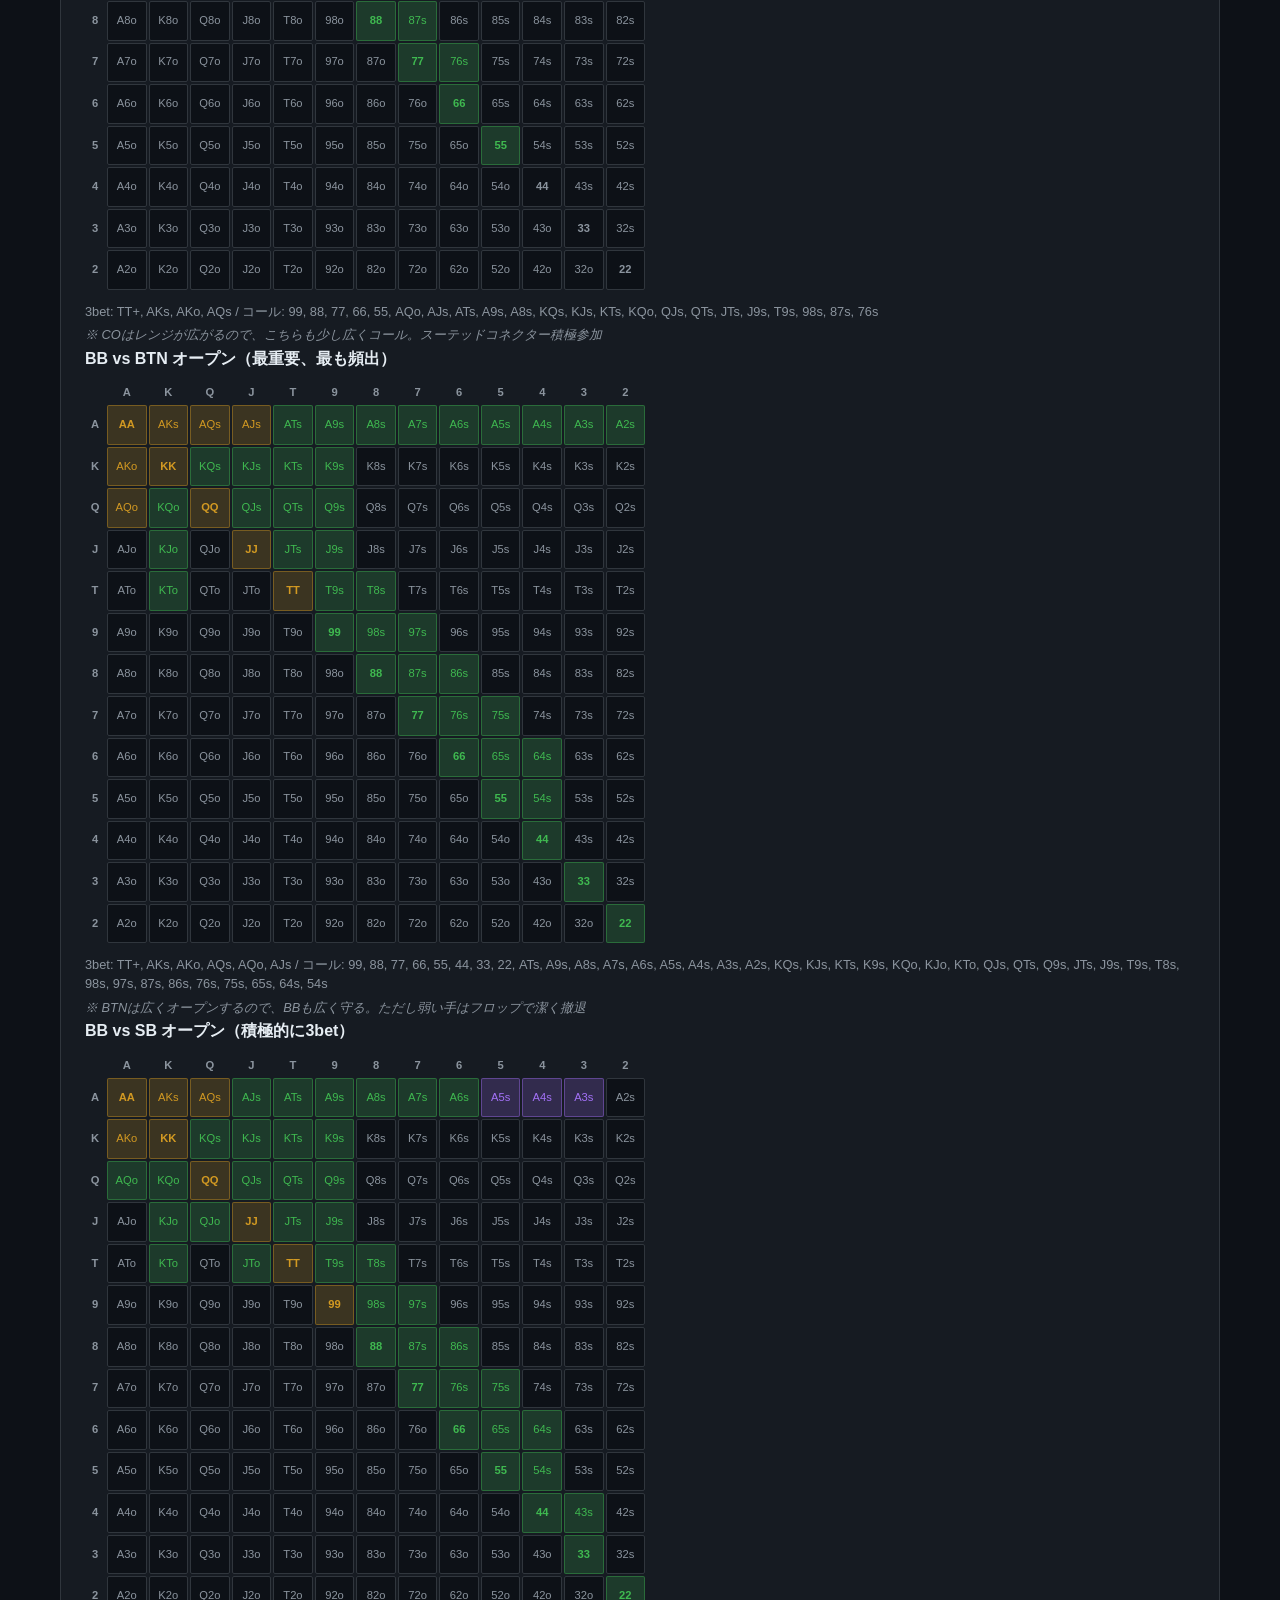
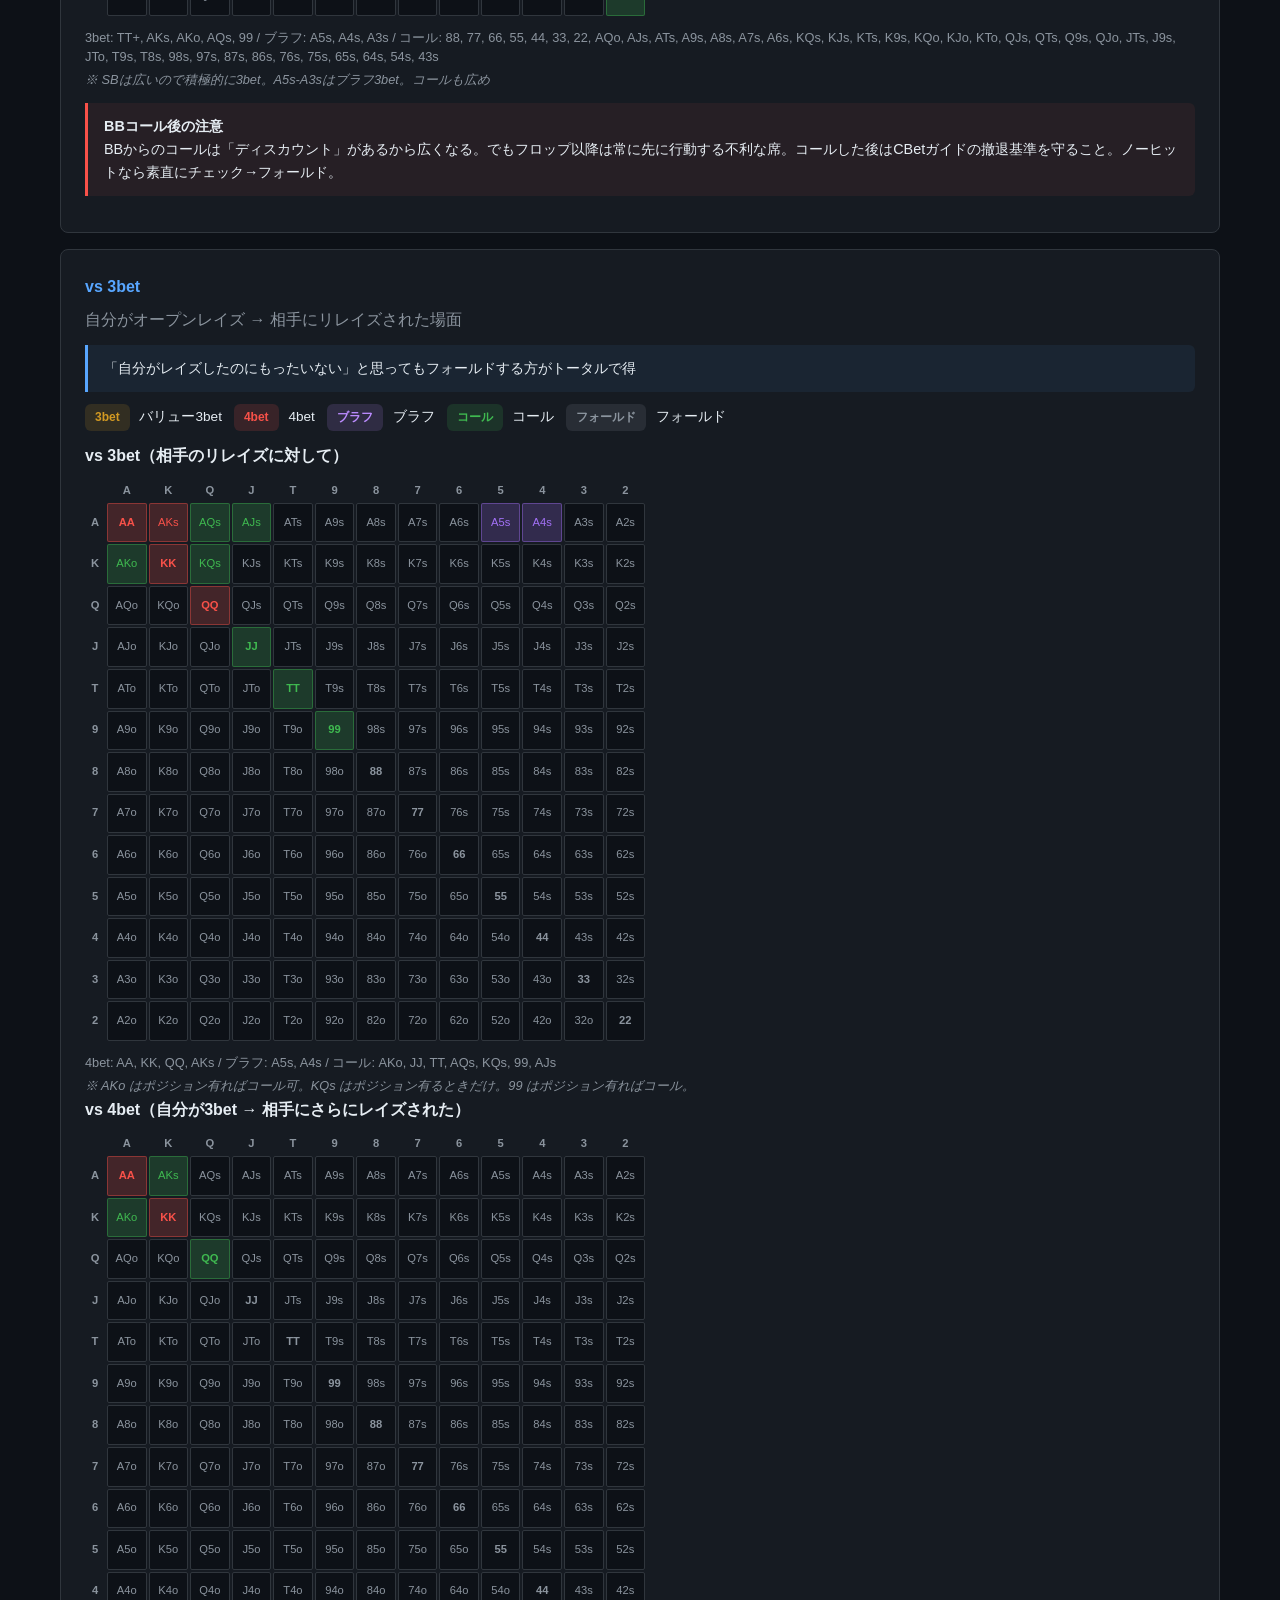
<file: guide.html>
<!DOCTYPE html>
<html lang="ja">
<head>
<meta charset="UTF-8">
<meta name="viewport" content="width=device-width, initial-scale=1.0">
<title>プリフロップガイド | oyasumipan Poker</title>
<link rel="stylesheet" href="style.css?v=3">
<style>
  /* Category nav (same pattern as glossary) */
  .category-nav { display: flex; gap: 8px; flex-wrap: wrap; margin-bottom: 20px; position: sticky; top: 0; z-index: 50; background: var(--bg); padding: 12px 0; border-bottom: 1px solid var(--border); }
  .category-nav a { padding: 4px 12px; border-radius: 16px; font-size: 0.8rem; background: var(--card); border: 1px solid var(--border); color: var(--text-muted); }
  .category-nav a:hover { color: var(--text); border-color: var(--blue); text-decoration: none; }
  .back-to-top { position: fixed; bottom: 24px; right: 24px; width: 40px; height: 40px; border-radius: 50%; background: var(--card); border: 1px solid var(--border); color: var(--text-muted); font-size: 1.2rem; cursor: pointer; display: none; align-items: center; justify-content: center; z-index: 50; transition: all 0.2s; }
  .back-to-top:hover { color: var(--text); border-color: var(--blue); }
  .back-to-top.visible { display: flex; }

  /* Range grid */
  .range-grid-wrapper { overflow-x: auto; margin: 12px 0; }
  .range-grid {
    display: grid;
    grid-template-columns: 20px repeat(13, 1fr);
    grid-template-rows: 20px repeat(13, 1fr);
    gap: 2px;
    width: 100%;
    max-width: 560px;
  }
  .range-header {
    display: flex; align-items: center; justify-content: center;
    font-size: 0.7em; color: var(--text-muted); font-weight: 600;
  }
  .range-cell {
    display: flex; align-items: center; justify-content: center;
    aspect-ratio: 1; font-size: 0.7em;
    color: var(--text-muted); background: var(--bg);
    border: 1px solid var(--border); border-radius: 2px;
  }
  .range-cell.open {
    background: rgba(63, 185, 80, 0.2);
    border-color: rgba(63, 185, 80, 0.4);
    color: var(--green);
  }
  .range-cell.pair { font-weight: 700; }
  .range-cell.cell-3bet { background: rgba(210, 153, 34, 0.2); color: #d29922; border-color: rgba(210, 153, 34, 0.4); }
  .range-cell.cell-4bet { background: rgba(248, 81, 73, 0.2); color: #f85149; border-color: rgba(248, 81, 73, 0.4); }
  .range-cell.cell-call { background: rgba(63, 185, 80, 0.2); color: #3fb950; border-color: rgba(63, 185, 80, 0.4); }
  .range-cell.cell-bluff { background: rgba(163, 113, 247, 0.2); color: #a371f7; border-color: rgba(163, 113, 247, 0.4); }
  .range-summary { font-size: 0.8em; color: var(--text-muted); margin-top: 8px; line-height: 1.5; }
  .range-note { font-size: 0.8em; color: var(--text-muted); margin-top: 4px; font-style: italic; }

  /* Action badges for guide */
  .badge-3bet { background: rgba(210,153,34,0.15); color: #d29922; }
  .badge-4bet { background: rgba(248,81,73,0.15); color: #f85149; }
  .badge-call { background: rgba(63,185,80,0.15); color: #3fb950; }
  .badge-bluff { background: rgba(188,140,255,0.15); color: #bc8cff; }
  .badge-fold { background: rgba(139,148,158,0.15); color: #8b949e; }

  /* Action text colors */
  .action-4bet { color: var(--red); font-weight: 600; }
  .action-call { color: var(--green); }
  .action-fold { color: var(--text-muted); }
  .action-3bet { color: var(--orange); font-weight: 600; }
  .action-bluff { color: #a371f7; font-weight: 600; }

  /* Callouts */
  .callout { background: rgba(88,166,255,0.07); border-left: 3px solid var(--blue); padding: 12px 16px; margin: 12px 0; font-size: 0.9em; border-radius: 0 6px 6px 0; }
  .callout-warn { background: rgba(248,81,73,0.07); border-left-color: var(--red); }
  .callout-tip { background: rgba(63,185,80,0.07); border-left-color: var(--green); }

  /* Checklist */
  .checklist { list-style: none; padding: 0; }
  .checklist li { padding: 8px 0 8px 28px; position: relative; font-size: 0.9em; border-bottom: 1px solid var(--border); }
  .checklist li:last-child { border-bottom: none; }
  .checklist li::before { content: '\2610'; position: absolute; left: 4px; color: var(--blue); }

  /* Principle box */
  .principle { padding: 12px; margin: 8px 0; background: var(--bg); border-radius: 6px; font-size: 0.9em; border: 1px solid var(--border); }
  .principle strong { color: var(--blue); }

  /* Compare table override */
  .compare-table td:nth-child(1) { font-weight: 600; white-space: nowrap; }

  /* Legend row */
  .legend { display: flex; gap: 12px; flex-wrap: wrap; font-size: 0.85em; margin-bottom: 12px; }

  /* Responsive */
  @media (max-width: 600px) {
    .range-cell { font-size: 0.55em; }
    .range-header { font-size: 0.55em; }
    .range-grid { grid-template-columns: 14px repeat(13, 1fr); grid-template-rows: 14px repeat(13, 1fr); gap: 1px; }
  }
</style>
</head>
<body>
  <h1>プリフロップガイド</h1>
  <p class="subtitle">oyasumipan's preflop + bluff cheat sheet</p>
  <nav>
    <a href="index.html">ダッシュボード</a>
    <a href="sessions.html">セッション履歴</a>
    <a href="strategy.html">ポジション戦略</a>
    <a href="guide.html" class="active">ガイド</a>
    <a href="glossary.html">用語集</a>
  </nav>

  <div class="category-nav">
    <a href="#overview">概要</a>
    <a href="#openrange">オープンレンジ</a>
    <a href="#coldcall">コールドコール</a>
    <a href="#myposition">ポジション別</a>
    <a href="#bbdefense">BB防衛</a>
    <a href="#facing3bet">vs 3bet</a>
    <a href="#making3bet">3betする</a>
    <a href="#bluff">ブラフ</a>
    <a href="#postflop">ポストフロップ</a>
    <a href="#principles">原則</a>
    <a href="#bookpreflop">書籍:PF</a>
    <a href="#bookflop">書籍:Flop</a>
    <a href="#bookmath">書籍:確率</a>
  </div>

  <!-- 概要 -->
  <div class="content-card" id="overview">
    <h3>概要</h3>

    <h4 style="margin-top:16px">UTG オープンレンジ</h4>
    <p style="color:var(--text-muted);margin-bottom:12px">色がついているハンドだけが UTG からオープンしてよい手。グレーはフォールド。</p>
    <div class="range-grid-wrapper"><div class="range-grid" id="overview-utg-range"></div></div>
    <div class="range-summary" id="overview-utg-summary"></div>

    <h4 style="margin-top:24px">「コール」の種類 -- リスクが全然違う</h4>
    <table class="compare-table">
      <tr><th></th><th>オープンにコール</th><th>3betにコール</th><th>4betにコール</th></tr>
      <tr><td>払う額</td><td>2-3bb</td><td>7-10bb</td><td>15-20bb</td></tr>
      <tr><td>相手の強さ</td><td>広い</td><td>かなり強い</td><td>AA/KK/AK中心</td></tr>
      <tr><td>KTo</td><td class="action-call">ポジション有ればOK</td><td class="action-fold">フォールド一択</td><td class="action-fold">論外</td></tr>
      <tr><td>88</td><td class="action-call">OK（セット狙い）</td><td class="action-call">ギリギリ</td><td class="action-fold">絶対フォールド</td></tr>
      <tr><td>AQo</td><td class="action-call">OK</td><td class="action-fold">フォールド</td><td class="action-fold">フォールド</td></tr>
      <tr><td>AQs</td><td class="action-call">OK</td><td class="action-call">コール</td><td class="action-fold">フォールド</td></tr>
    </table>
    <div class="callout">「コール」は同じ動作でも、何に対するコールかで要求されるハンドの強さが全く変わる</div>
  </div>

  <!-- オープンレンジ -->
  <div class="content-card" id="openrange">
    <h3>オープンレンジ</h3>
    <p style="color:var(--text-muted);margin-bottom:12px">誰もまだ参加していない（全員フォールドか未行動）ときに、自分がレイズして参加するかどうかの基準。ポジションが後ろほど広く参加できる。</p>
    <div class="callout callout-tip">ルール: 緑色のハンドだけオープン（2-2.5bbにレイズ）。グレーはフォールド。迷ったらフォールド。</div>

    <h4>UTG（目標 VPIP 15-17%）</h4>
    <div class="range-grid-wrapper"><div class="range-grid" id="range-utg"></div></div>
    <div class="range-summary" id="summary-utg"></div>

    <h4>HJ（目標 VPIP 18-22%）</h4>
    <div class="range-grid-wrapper"><div class="range-grid" id="range-hj"></div></div>
    <div class="range-summary" id="summary-hj"></div>

    <h4>CO（目標 VPIP 25-30%）</h4>
    <div class="range-grid-wrapper"><div class="range-grid" id="range-co"></div></div>
    <div class="range-summary" id="summary-co"></div>

    <h4>BTN（目標 VPIP 40-50%）</h4>
    <div class="range-grid-wrapper"><div class="range-grid" id="range-btn"></div></div>
    <div class="range-summary" id="summary-btn"></div>

    <h4>SB（3bet or fold, 目標 30-40%）</h4>
    <p style="color:var(--text-muted);margin-bottom:8px">コールせず3betかフォールドの2択。</p>
    <div class="range-grid-wrapper"><div class="range-grid" id="range-sb"></div></div>
    <div class="range-summary" id="summary-sb"></div>

    <h4>BB について</h4>
    <div class="callout">BBにはオープンレンジがない。BBはプリフロップ最後に行動するポジションで、誰かのオープンに対してコール/レイズするだけ。「全員フォールドでBBまで回ってきた」場合はすでにポットを獲得しているのでアクション不要。</div>

    <h4>補足</h4>
    <div class="callout"><strong>よこさわライン（タイト寄り）</strong> を基準にしている。慣れてきたらBTN/COを少し広げてもOK。UTGは絶対に広げない。</div>
  </div>

  <!-- コールドコール -->
  <div class="content-card" id="coldcall">
    <h3>コールドコール</h3>
    <p style="color:var(--text-muted);margin-bottom:12px">相手が最初にレイズ（2-3bb）してきたのに乗っかる。払う額が小さく相手のレンジも広いので、そこそこの手で参加できる。</p>
    <div class="callout callout-warn">SBからのコールドコールは基本やらない。3betかフォールドの2択。</div>

    <div class="legend">
      <span><span class="badge badge-3bet">3bet</span> バリュー3bet</span>
      <span><span class="badge badge-4bet">4bet</span> 4bet</span>
      <span><span class="badge badge-bluff">ブラフ</span> ブラフ</span>
      <span><span class="badge badge-call">コール</span> コール</span>
      <span><span class="badge badge-fold">フォールド</span> フォールド</span>
    </div>

    <h4>vs UTG オープン</h4>
    <div class="range-grid-wrapper"><div class="range-grid" id="cc-vs-utg"></div></div>
    <div class="range-summary" id="cc-vs-utg-summary"></div>
    <div class="range-note">※ AQo はBTNならコール可。AQs, AJs, KQs はポジション有るとき限定。</div>

    <h4>vs HJ オープン</h4>
    <div class="range-grid-wrapper"><div class="range-grid" id="cc-vs-hj"></div></div>
    <div class="range-summary" id="cc-vs-hj-summary"></div>
    <div class="range-note">※ AQo はBTN/COから。AJs, KQs, QJs はスーテッドでポジション有るとき。</div>

    <h4>vs CO オープン</h4>
    <div class="range-grid-wrapper"><div class="range-grid" id="cc-vs-co"></div></div>
    <div class="range-summary" id="cc-vs-co-summary"></div>
    <div class="range-note">※ KQo はBTNからならOK。</div>

    <h4>vs BTN オープン（相手のレンジが広い）</h4>
    <div class="range-grid-wrapper"><div class="range-grid" id="cc-vs-btn"></div></div>
    <div class="range-summary" id="cc-vs-btn-summary"></div>
    <div class="range-note">※ A9s-A2s はブラフ3bet候補にもなる。KTo はBBからのみ（SBフォールド）。</div>
  </div>

  <div class="content-card">
    <h3>SBからのコールドコール</h3>
    <div class="callout callout-warn">
      <strong>SBの鉄則 -- コール禁止。3betかフォールドの2択。</strong><br>
      0.5bb払った上にフロップ以降も先に行動する最悪ポジション。コールするとBBに3betされるリスクも。
    </div>
    <div class="range-grid-wrapper"><div class="range-grid" id="cc-sb"></div></div>
    <div class="range-summary" id="cc-sb-summary"></div>
  </div>

  <!-- ポジション別対応 -->
  <div class="content-card" id="myposition">
    <h3>ポジション別対応（相手がオープンした時）</h3>
    <p style="color:var(--text-muted);margin-bottom:12px">自分のポジションを選ぶと、相手のオープンに対してどう打つかが表示される。</p>
    <div class="callout callout-tip">同じ「vs CO オープン」でも、自分がBTNなら広く、HJなら狭く。<strong>自分のポジションで参加レンジが変わる。</strong></div>

    <div class="legend">
      <span><span class="badge badge-3bet">3bet</span> バリュー3bet</span>
      <span><span class="badge badge-bluff">ブラフ</span> ブラフ3bet</span>
      <span><span class="badge badge-call">コール</span> コール</span>
      <span><span class="badge badge-fold">フォールド</span> フォールド</span>
    </div>

    <div style="display:flex;gap:8px;flex-wrap:wrap;margin:16px 0;">
      <button class="pos-btn active" data-pos="btn" style="padding:6px 16px;border-radius:16px;border:1px solid var(--border);background:var(--blue);color:#fff;cursor:pointer;font-size:0.85rem;">自分 BTN</button>
      <button class="pos-btn" data-pos="co" style="padding:6px 16px;border-radius:16px;border:1px solid var(--border);background:var(--card);color:var(--text-muted);cursor:pointer;font-size:0.85rem;">自分 CO</button>
      <button class="pos-btn" data-pos="hj" style="padding:6px 16px;border-radius:16px;border:1px solid var(--border);background:var(--card);color:var(--text-muted);cursor:pointer;font-size:0.85rem;">自分 HJ</button>
      <button class="pos-btn" data-pos="sb" style="padding:6px 16px;border-radius:16px;border:1px solid var(--border);background:var(--card);color:var(--text-muted);cursor:pointer;font-size:0.85rem;">自分 SB</button>
    </div>
    <div class="callout" style="font-size:0.85em;margin-bottom:16px">※ 自分BBの時は「BB防衛」タブを見てね</div>

    <!-- BTN -->
    <div class="pos-section" data-pos="btn">
      <h4>BTN vs UTG オープン（相手が最も強い）</h4>
      <div class="range-grid-wrapper"><div class="range-grid" id="mp-btn-vs-utg"></div></div>
      <div class="range-summary" id="mp-btn-vs-utg-summary"></div>
      <div class="range-note">※ ポジション有利だがUTGは強い。ペアはセット狙いのフラットコール</div>

      <h4>BTN vs HJ オープン</h4>
      <div class="range-grid-wrapper"><div class="range-grid" id="mp-btn-vs-hj"></div></div>
      <div class="range-summary" id="mp-btn-vs-hj-summary"></div>
      <div class="range-note">※ HJ相手ならやや広くコール可。QJs, AQoも参加できる</div>

      <h4>BTN vs CO オープン（最も頻出）</h4>
      <div class="range-grid-wrapper"><div class="range-grid" id="mp-btn-vs-co"></div></div>
      <div class="range-summary" id="mp-btn-vs-co-summary"></div>
      <div class="range-note">※ COは広めにオープンするので、BTNも広く参加。スーテッドコネクター積極参加</div>
    </div>

    <!-- CO -->
    <div class="pos-section" data-pos="co" style="display:none">
      <h4>CO vs UTG オープン</h4>
      <div class="range-grid-wrapper"><div class="range-grid" id="mp-co-vs-utg"></div></div>
      <div class="range-summary" id="mp-co-vs-utg-summary"></div>
      <div class="range-note">※ UTG相手はかなり絞る。後ろにBTN/SB/BBがまだいるので注意</div>

      <h4>CO vs HJ オープン</h4>
      <div class="range-grid-wrapper"><div class="range-grid" id="mp-co-vs-hj"></div></div>
      <div class="range-summary" id="mp-co-vs-hj-summary"></div>
      <div class="range-note">※ HJ相手でも後ろにBTNがいる。ペアとプレミアム中心</div>
    </div>

    <!-- HJ -->
    <div class="pos-section" data-pos="hj" style="display:none">
      <h4>HJ vs UTG オープン</h4>
      <div class="range-grid-wrapper"><div class="range-grid" id="mp-hj-vs-utg"></div></div>
      <div class="range-summary" id="mp-hj-vs-utg-summary"></div>
      <div class="range-note">※ 最もタイトに。後ろにCO/BTN/SB/BBがいる。プレミアムのみ</div>
    </div>

    <!-- SB -->
    <div class="pos-section" data-pos="sb" style="display:none">
      <div class="callout callout-warn"><strong>SBの鉄則 -- コール禁止。3betかフォールドの2択。</strong></div>

      <h4>SB vs UTG オープン</h4>
      <div class="range-grid-wrapper"><div class="range-grid" id="mp-sb-vs-utg"></div></div>
      <div class="range-summary" id="mp-sb-vs-utg-summary"></div>
      <div class="range-note">※ UTG相手はプレミアムのみ3bet。それ以外フォールド</div>

      <h4>SB vs HJ オープン</h4>
      <div class="range-grid-wrapper"><div class="range-grid" id="mp-sb-vs-hj"></div></div>
      <div class="range-summary" id="mp-sb-vs-hj-summary"></div>

      <h4>SB vs CO オープン</h4>
      <div class="range-grid-wrapper"><div class="range-grid" id="mp-sb-vs-co"></div></div>
      <div class="range-summary" id="mp-sb-vs-co-summary"></div>

      <h4>SB vs BTN オープン（広めに3bet）</h4>
      <div class="range-grid-wrapper"><div class="range-grid" id="mp-sb-vs-btn"></div></div>
      <div class="range-summary" id="mp-sb-vs-btn-summary"></div>
      <div class="range-note">※ BTNの広いオープンに対して積極的に3bet。A5s-A3sはブラフ3bet</div>
    </div>
  </div>

  <!-- BB防衛 -->
  <div class="content-card" id="bbdefense">
    <h3>BB防衛（ビッグブラインドディフェンス）</h3>
    <p style="color:var(--text-muted);margin-bottom:12px">誰かがオープンレイズしてきた時に、BBの自分がコールするか3betするかの基準。</p>
    <div class="callout">BBは既に1bb払っている（ディスカウント）ので、他のポジションより広くコールできる。ただし「広くコール」と「なんでもコール」は違う。</div>

    <div class="legend">
      <span><span class="badge badge-3bet">3bet</span> バリュー3bet</span>
      <span><span class="badge badge-bluff">ブラフ</span> ブラフ3bet</span>
      <span><span class="badge badge-call">コール</span> コール</span>
      <span><span class="badge badge-fold">フォールド</span> フォールド</span>
    </div>

    <h4>BB vs UTG オープン（相手が最も強い）</h4>
    <div class="range-grid-wrapper"><div class="range-grid" id="bb-vs-utg"></div></div>
    <div class="range-summary" id="bb-vs-utg-summary"></div>
    <div class="range-note">※ UTG相手なので狭め。AQoはギリギリコール。55以下のペアはフォールド寄り</div>

    <h4>BB vs HJ オープン</h4>
    <div class="range-grid-wrapper"><div class="range-grid" id="bb-vs-hj"></div></div>
    <div class="range-summary" id="bb-vs-hj-summary"></div>
    <div class="range-note">※ 87sなどスーテッドコネクターでコール可。ディスカウントが効く</div>

    <h4>BB vs CO オープン</h4>
    <div class="range-grid-wrapper"><div class="range-grid" id="bb-vs-co"></div></div>
    <div class="range-summary" id="bb-vs-co-summary"></div>
    <div class="range-note">※ COはレンジが広がるので、こちらも少し広くコール。スーテッドコネクター積極参加</div>

    <h4>BB vs BTN オープン（最重要、最も頻出）</h4>
    <div class="range-grid-wrapper"><div class="range-grid" id="bb-vs-btn"></div></div>
    <div class="range-summary" id="bb-vs-btn-summary"></div>
    <div class="range-note">※ BTNは広くオープンするので、BBも広く守る。ただし弱い手はフロップで潔く撤退</div>

    <h4>BB vs SB オープン（積極的に3bet）</h4>
    <div class="range-grid-wrapper"><div class="range-grid" id="bb-vs-sb"></div></div>
    <div class="range-summary" id="bb-vs-sb-summary"></div>
    <div class="range-note">※ SBは広いので積極的に3bet。A5s-A3sはブラフ3bet。コールも広め</div>

    <div class="callout callout-warn">
      <strong>BBコール後の注意</strong><br>
      BBからのコールは「ディスカウント」があるから広くなる。でもフロップ以降は常に先に行動する不利な席。コールした後はCBetガイドの撤退基準を守ること。ノーヒットなら素直にチェック→フォールド。
    </div>
  </div>

  <!-- vs 3bet -->
  <div class="content-card" id="facing3bet">
    <h3>vs 3bet</h3>
    <p style="color:var(--text-muted);margin-bottom:12px">自分がオープンレイズ → 相手にリレイズされた場面</p>
    <div class="callout">「自分がレイズしたのにもったいない」と思ってもフォールドする方がトータルで得</div>

    <div class="legend">
      <span><span class="badge badge-3bet">3bet</span> バリュー3bet</span>
      <span><span class="badge badge-4bet">4bet</span> 4bet</span>
      <span><span class="badge badge-bluff">ブラフ</span> ブラフ</span>
      <span><span class="badge badge-call">コール</span> コール</span>
      <span><span class="badge badge-fold">フォールド</span> フォールド</span>
    </div>

    <h4>vs 3bet（相手のリレイズに対して）</h4>
    <div class="range-grid-wrapper"><div class="range-grid" id="f3b-vs3bet"></div></div>
    <div class="range-summary" id="f3b-vs3bet-summary"></div>
    <div class="range-note">※ AKo はポジション有ればコール可。KQs はポジション有るときだけ。99 はポジション有ればコール。</div>

    <h4>vs 4bet（自分が3bet → 相手にさらにレイズされた）</h4>
    <div class="range-grid-wrapper"><div class="range-grid" id="f3b-vs4bet"></div></div>
    <div class="range-summary" id="f3b-vs4bet-summary"></div>
    <div class="range-note">※ QQ, AKs はコール or 5bet。AKo はギリギリコール。</div>
  </div>

  <!-- 3betする -->
  <div class="content-card" id="making3bet">
    <h3>3betする</h3>
    <p style="color:var(--text-muted);margin-bottom:12px">相手がオープンレイズ → 自分がリレイズ</p>
    <div class="callout">3betは「めちゃ強い手」と「ブラフに向いてる手」の2極（ポラライズ戦略）。真ん中の手では3betしない。</div>

    <div class="legend">
      <span><span class="badge badge-3bet">3bet</span> バリュー3bet</span>
      <span><span class="badge badge-4bet">4bet</span> 4bet</span>
      <span><span class="badge badge-bluff">ブラフ</span> ブラフ</span>
      <span><span class="badge badge-call">コール</span> コール</span>
      <span><span class="badge badge-fold">フォールド</span> フォールド</span>
    </div>

    <h4>vs UTG オープン（相手が最も強い）</h4>
    <div class="range-grid-wrapper"><div class="range-grid" id="m3b-vs-utg"></div></div>
    <div class="range-summary" id="m3b-vs-utg-summary"></div>
    <div class="range-note">※ AKo はポジション有れば3bet。AQs, KQs はポジション有ればコール。</div>

    <h4>vs HJ/CO オープン</h4>
    <div class="range-grid-wrapper"><div class="range-grid" id="m3b-vs-hjco"></div></div>
    <div class="range-summary" id="m3b-vs-hjco-summary"></div>
    <div class="range-note">※ KJs はBTNからならブラフ3betもあり。TT, KQs はコールでも可。</div>

    <h4>vs BTN オープン（相手のレンジが最も広い）</h4>
    <div class="range-grid-wrapper"><div class="range-grid" id="m3b-vs-btn"></div></div>
    <div class="range-summary" id="m3b-vs-btn-summary"></div>
    <div class="range-note">※ 99, 88 はコールでも可。</div>

    <h4>BB から SB オープンに対して</h4>
    <div class="range-grid-wrapper"><div class="range-grid" id="m3b-bb-vs-sb"></div></div>
    <div class="range-summary" id="m3b-bb-vs-sb-summary"></div>
    <div class="range-note">※ TT, 99 は3bet寄り。KTs+, QTs+, JTs は広めに3bet可。</div>
  </div>

  <!-- ブラフ -->
  <div class="content-card" id="bluff">
    <h3>ブラフ</h3>
    <p style="color:var(--text-muted);margin-bottom:12px">ブラフは「なんとなく」でやると大損する。条件が揃っているか確認してから。</p>

    <h4>プリフロップ ブラフ3bet チェック</h4>
    <ul class="checklist">
      <li>自分のハンドにAが入っている?（ブロッカー効果）</li>
      <li>スーテッド?（コールされてもフラッシュドローの保険）</li>
      <li>相手のオープン位置は HJ以降?（UTG相手は危険）</li>
      <li>後ろに3betしそうなアグレッシブなプレイヤーがいない?</li>
    </ul>
    <div class="callout callout-tip">全部YESなら、ブラフ3bet GO。1つでもNOなら、フォールド。</div>

    <h4>ブラフ3betに向いてるハンド</h4>
    <table>
      <tr><th>評価</th><th>ハンド</th><th>理由</th></tr>
      <tr><td><span class="badge badge-bluff">ベスト</span></td><td>A5s, A4s, A3s</td><td>Aブロッカー + フラッシュ可能性</td></tr>
      <tr><td><span class="badge badge-bluff">次点</span></td><td>KJs, QJs, JTs, T9s</td><td>スーテッドコネクター</td></tr>
      <tr><td><span class="badge badge-fold">ダメ</span></td><td>KTo, Q9o, J8o等</td><td>ブロッカーなし、ドローなし</td></tr>
    </table>

    <h4>ブラフ4bet</h4>
    <p style="color:var(--text-muted)">A5s, A4sのみ。他のハンドでブラフ4betは上級者向け。今はやらなくてOK。</p>
  </div>

  <div class="content-card">
    <h3>ブラフの心構え</h3>
    <div class="principle"><strong>ポーカーの70%はフォールド</strong> -- 10回中7回はフォールドが正常。退屈でもこれが勝つ方法</div>
    <div class="principle"><strong>ブラフは「条件が揃ったとき」にやるもの</strong> -- 毎回ブラフする必要はない</div>
    <div class="principle"><strong>ブラフがバレても気にしない</strong> -- たまにバレることで本当に強い手のときにコールしてもらえる</div>
    <div class="principle"><strong>「もったいない」は禁句</strong> -- 追加でチップを投入する価値があるかだけを考える</div>
    <div class="principle"><strong>バリュー2 : ブラフ1</strong> -- ブラフが多すぎると搾取される</div>
  </div>

  <!-- ポストフロップ -->
  <div class="content-card" id="postflop">
    <h3>ポストフロップ</h3>
    <p style="color:var(--text-muted);margin-bottom:12px">プリフロップでレイズした人がフロップでも続けてベットすること。ヒットしなくてもベットして相手を降ろす。</p>

    <h4>CBetブラフ チェックリスト</h4>
    <ul class="checklist">
      <li>プリフロップで自分がレイザー?</li>
      <li>相手は1人だけ?（3人以上いるときはブラフしにくい）</li>
      <li>ボードが自分のレンジに有利?（下の表参照）</li>
      <li>相手がフォールドしそうなタイプ?</li>
    </ul>
    <div class="callout callout-tip">全部YESなら、CBetブラフ GO</div>

    <h4>ボード別 CBet判断</h4>
    <table>
      <tr><th>ボード</th><th>CBet</th><th>理由</th></tr>
      <tr><td>Aハイ（A-7-2等）</td><td class="action-3bet">打つべき</td><td>レイザーがA持ってそうで相手は降りやすい</td></tr>
      <tr><td>Kハイ（K-8-3等）</td><td class="action-3bet">打つべき</td><td>レイザー有利のボード</td></tr>
      <tr><td>ドライ（K-7-2 バラバラ）</td><td class="action-3bet">打つべき</td><td>相手にドローがなく粘る理由がない</td></tr>
      <tr><td>ペアボード（K-K-5等）</td><td class="action-3bet">打つべき</td><td>相手がK持ってる確率が低い。小さめでOK</td></tr>
      <tr><td>ウェット（J&#9824;T&#9824;8&#9829;等）</td><td class="action-fold">打たない方がよい</td><td>ドローが多く相手がコールしやすい</td></tr>
      <tr><td>ロー（7-5-3等）</td><td class="action-call">やや慎重に</td><td>コール側のレンジにフィットしやすい</td></tr>
    </table>

    <h4>CBetサイズ目安</h4>
    <table>
      <tr><th>ボード</th><th>サイズ</th><th>理由</th></tr>
      <tr><td>ドライボード</td><td>ポットの25-33%</td><td>小さくてOK。弱い手はフォールドしてくれる</td></tr>
      <tr><td>ウェットボード</td><td>ポットの50-75%</td><td>ドロー持ちに正しいオッズを与えない</td></tr>
    </table>
  </div>

  <div class="content-card">
    <h3>セカンドバレル（ターンで追い打ち）</h3>
    <p style="color:var(--text-muted);margin-bottom:12px">フロップでCBet → 相手コール → ターンでさらにベットするか?</p>

    <h4>チェックリスト</h4>
    <ul class="checklist">
      <li>ターンのカードが自分に有利?（A, K が落ちた / フラッシュ完成しうる）</li>
      <li>フロップでCBetした理由がまだ有効?（ストーリーの一貫性）</li>
      <li>相手が「フロップはコール、ターンで降りる」タイプ?</li>
      <li>残りスタックに余裕がある?</li>
    </ul>
    <div class="callout">2つ以上YESなら打ってみてもOK。自信がなければチェック（様子見）。</div>

    <h4>ターンで打つべきカード（スケアカード）</h4>
    <table>
      <tr><th>カード</th><th>効果</th></tr>
      <tr><td>A, K が落ちた</td><td>「自分がトップペア持ってるかも」と相手が怖がる</td></tr>
      <tr><td>フラッシュ完成カード</td><td>フラッシュ持っているフリができる</td></tr>
    </table>

    <h4>打たない方がいい状況</h4>
    <div class="callout callout-warn">
      ・相手がフロップで強いアクション（チェックレイズ等）をした<br>
      ・ボードがさらにウェットになった<br>
      ・自分のブラフストーリーが破綻している
    </div>
  </div>

  <div class="content-card">
    <h3>リバーブラフ / チェックレイズブラフ</h3>
    <div class="callout callout-warn">
      <strong>初心者は基本やらない。</strong><br>
      リバーはコールされやすく、ポットが大きいのでミスのコストが高い。<br>
      チェックレイズブラフも嘘がバレやすい。今はCBetとセカンドバレルに集中。
    </div>

    <h4>例外的に有効な場面</h4>
    <table>
      <tr><th>場面</th><th>理由</th></tr>
      <tr><td>フラッシュ/ストレート完成カードが落ちた</td><td>持っているフリができる</td></tr>
      <tr><td>相手が明らかに弱い手で粘っているだけ</td><td>十分なベットで降ろせる</td></tr>
      <tr><td>BBからのコンボドロー（ストレート+フラッシュ）</td><td>チェックレイズブラフが有効</td></tr>
    </table>
  </div>

  <!-- 原則 -->
  <div class="content-card" id="principles">
    <h3>重要な原則まとめ</h3>
    <div class="principle"><strong>1. 同じ「コール」でもレベルが違う</strong><br>オープンへのコール、3betへのコール、4betへのコールで必要なハンドの強さが全く異なる</div>
    <div class="principle"><strong>2. 3bet/4betは「バリュー」と「ブラフ」の2極</strong><br>中途半端な手（KTo, 88等）でコールするのが一番損</div>
    <div class="principle"><strong>3. ブラフ3betにはA5s系が最適</strong><br>フォールドさせれば勝ち。コールされてもフラッシュの目がある</div>
    <div class="principle"><strong>4. SBからはコール禁止</strong><br>3betかフォールドの2択。コールドコールは最も損するプレイ</div>
    <div class="principle"><strong>5. 迷ったらフォールド</strong><br>ポットが大きくなるほどミスの代償も大きい</div>
    <div class="principle"><strong>6. 相手のオープン位置が前ほど狭く</strong><br>UTGオープンに対してKJsで3betは自殺行為</div>
    <div class="principle"><strong>7. スーテッド（s）とオフスーツ（o）は別のハンド</strong><br>AQsはコール可でもAQoはフォールド、という場面が3betポットでは頻出</div>
    <div class="principle"><strong>8. CBetは「打つべきボード」で打つ</strong><br>Aハイ、Kハイ、ドライボードでは積極的に。ウェットボードでは慎重に</div>
    <div class="principle"><strong>9. ブラフは条件が揃ったときだけ</strong><br>チェックリストで確認。「なんとなく」ブラフは大損の元</div>
  </div>

  <!-- 書籍メモ: プリフロップ -->
  <div class="content-card" id="bookpreflop">
    <h3>書籍メモ: プリフロップ（フィル・ゴードン入門編 第2章）</h3>
    <p style="color:var(--text-muted);margin-bottom:12px">フィル・ゴードンのポーカー攻略法 入門編より、プリフロップの要点を抜粋。</p>

    <h4>参加するなら必ずレイズ</h4>
    <div class="principle">最初の参加者であるときはレイズ。コールではなくレイズかフォールドの2択。リンプは弱さの情報を相手に教えるだけ。</div>

    <h4>レイズサイズの基準</h4>
    <table>
      <tr><th>ポジション</th><th>レイズ額</th></tr>
      <tr><td>アーリー（UTG/HJ）</td><td>BB × 2.5〜3.0</td></tr>
      <tr><td>ミドル（CO）</td><td>BB × 2.0〜3.5</td></tr>
      <tr><td>レイト（BTN）</td><td>BB × 1.5〜2.5</td></tr>
      <tr><td>ブラインド（SB/BB）</td><td>BB × 1.5〜2.0</td></tr>
    </table>
    <div class="callout">ポジションが悪いほど大きめ、良いほど小さめ。全ポジション同じサイズにしない。</div>

    <h4>レイズする5つの理由</h4>
    <div class="principle"><strong>1.</strong> テーブルの主導権を握る</div>
    <div class="principle"><strong>2.</strong> 相手のハンドの情報を得る</div>
    <div class="principle"><strong>3.</strong> 自分のハンドの強さをわかりにくくする</div>
    <div class="principle"><strong>4.</strong> ブラインドを奪う</div>
    <div class="principle"><strong>5.</strong> 参加者を減らす（少人数の方が勝ちやすい）</div>

    <h4 style="color:var(--red)">4度目のレイズ = AA</h4>
    <div class="callout callout-warn">
      <strong>フィル・ゴードンはKKですら4回目のレイズに対してフォールドした。</strong><br>
      4bet/5betオールインにコールしていいのはAAだけ。KKは状況次第。AKoはフォールド。
    </div>
    <table>
      <tr><th>ハンド</th><th>vs 4bet/5bet</th></tr>
      <tr><td>AA</td><td style="color:var(--green)">コール / 5bet</td></tr>
      <tr><td>KK</td><td style="color:var(--orange)">状況次第（タイトな相手ならフォールド）</td></tr>
      <tr><td>AKo</td><td style="color:var(--red)">フォールド</td></tr>
      <tr><td>QQ以下</td><td style="color:var(--red)">フォールド</td></tr>
    </table>

    <h4>3bet（スクイーズプレイ）</h4>
    <div class="principle">相手がレイズ → 1人以上がコール → 自分が3betで圧倒。元レイズの約3倍にリレイズ。13BB以下のスタックならオールイン。</div>

    <h4>ドミネイト（支配）</h4>
    <table>
      <tr><th>状況</th><th>勝率</th></tr>
      <tr><td>AK vs AQ</td><td class="positive">76%（AKがドミネイト）</td></tr>
      <tr><td>AK vs ランダム</td><td>67%</td></tr>
      <tr><td>AK vs AA</td><td class="negative">約7%（ドミネイトされてる）</td></tr>
      <tr><td>ATs vs AJ以上</td><td class="negative">約32%（ドミネイトされてる）</td></tr>
    </table>
    <div class="callout callout-warn">UTGでATs/KTs/JTsをオープンして3betされると、ドミネイト状態に陥りやすい。UTGはAQ以上に絞る。</div>

    <h4>BB防衛</h4>
    <div class="callout callout-tip">BBは既にお金を入れているのでコールコストが安い。広めにディフェンスすべき。（フィル・ゴードン p.44-45）</div>
  </div>

  <!-- 書籍メモ: フロップ -->
  <div class="content-card" id="bookflop">
    <h3>書籍メモ: フロップ（フィル・ゴードン入門編 第3章）</h3>
    <p style="color:var(--text-muted);margin-bottom:12px">本書で最も長い章。フロップでの全判断を網羅。</p>

    <h4>CBetの頻度（最重要）</h4>
    <table>
      <tr><th>状況</th><th>CBet頻度</th></tr>
      <tr><td><strong>ヘッズアップ（1対1）</strong></td><td style="color:var(--green)"><strong>約80%</strong></td></tr>
      <tr><td>チェックレイズ好きな相手</td><td>約60%</td></tr>
      <tr><td><strong>マルチウェイ（複数人）</strong></td><td style="color:var(--red)">ヒットした時だけ</td></tr>
    </table>
    <div class="callout">1対1なら8割打つ。複数人ならブラフCBetはやめる。</div>

    <h4>フロップでヒットする確率</h4>
    <table>
      <tr><th>手札</th><th>フロップでヒット</th></tr>
      <tr><td>ペアでない2枚 → ペア以上</td><td><strong>33%（3回に1回）</strong></td></tr>
      <tr><td>ポケットペア → セット以上</td><td><strong>12.5%（8回に1回）</strong></td></tr>
    </table>
    <div class="callout">3回に2回はフロップで外れる。外れるのが普通。</div>

    <h4>ベットサイズの基準</h4>
    <table>
      <tr><th>状況</th><th>サイズ</th></tr>
      <tr><td>通常</td><td>ポットの 1/3〜2/3</td></tr>
      <tr><td>相手にドローがありそう</td><td>2/3〜ポットサイズ</td></tr>
      <tr><td>自分がドローで先にベット</td><td>ポットの 1/4（スローダウンベット）</td></tr>
      <tr><td>ペアボード（8-8-5等）</td><td>1/3（最初に打った者勝ち）</td></tr>
    </table>

    <h4 style="color:var(--green)">強い手ほどベットしろ</h4>
    <div class="callout callout-tip">
      <strong>「フロップで良いハンドがあれば、ほとんどどんな場合でもベットする」</strong><br>
      スロープレイは基本しない。フリーカードを与えるな。AJツーペアでチェック→逆転は典型的な失敗。
    </div>

    <h4>相手のCBetへの対応</h4>
    <div class="callout">
      <strong>ペアかドローがなければフォールド。あれば降りるな。</strong><br>
      フィル・ゴードン「良い形のドローにもなっていない場合はフォールド」= 裏を返せばペアかドローがあれば降りない。
    </div>

    <h4>ボードテクスチャー別の判断</h4>
    <table>
      <tr><th>ボード</th><th>CBet</th><th>理由</th></tr>
      <tr><td>ペアボード（8-8-5等）</td><td style="color:var(--green)">小さく打つ</td><td>最初に打った者勝ち。相手もヒットしにくい</td></tr>
      <tr><td>ドライ（K-7-2 バラバラ）</td><td style="color:var(--green)">打つ</td><td>相手にドローがなく粘る理由がない</td></tr>
      <tr><td>Aハイ（A-7-2等）</td><td style="color:var(--green)">打つ</td><td>レイザーがA持ちに見えて降りやすい</td></tr>
      <tr><td>ウェット（J♠T♠8♥等）</td><td style="color:var(--red)">慎重に</td><td>ドローが多く相手がコールしやすい</td></tr>
    </table>

    <h4>複数人の時</h4>
    <div class="callout callout-warn">マルチウェイではブラフCBetをやめる。何もヒットしなければチェック。良いハンドの時はスロープレイせずにベット。</div>
  </div>

  <!-- 書籍メモ: 確率と数学 -->
  <div class="content-card" id="bookmath">
    <h3>書籍メモ: 確率と数学（フィル・ゴードン入門編 第8章）</h3>
    <p style="color:var(--text-muted);margin-bottom:12px">テーブルで使える数学。暗記すべき公式と早見表。</p>

    <h4>4倍と2倍の法則（補正版）</h4>
    <div class="callout callout-warn">
      <strong>4倍ルール（アウツ×4）はオールイン時だけ使える。</strong><br>
      普段はターンでまたベットを要求されるので、<strong>アウツ×2（次の1枚だけ）</strong>を使うのが正しい。
    </div>
    <table>
      <tr><th>ドロー</th><th>アウツ</th><th>×2（次の1枚）</th><th>×4（オールイン時）</th></tr>
      <tr><td>セット狙い</td><td>2</td><td>4%</td><td>8%</td></tr>
      <tr><td>1オーバーカード</td><td>3</td><td>6%</td><td>13%</td></tr>
      <tr><td>ガットショット</td><td>4</td><td>8%</td><td>17%</td></tr>
      <tr><td>2オーバーカード（AK等）</td><td>6</td><td>13%</td><td>24%</td></tr>
      <tr><td>OESD</td><td>8</td><td>17%</td><td>31%</td></tr>
      <tr><td>フラッシュドロー</td><td>9</td><td>19%</td><td>35%</td></tr>
      <tr><td>フラッシュ+ガットショット</td><td>12</td><td>26%</td><td>45%</td></tr>
      <tr><td>フラッシュ+OESD</td><td>15</td><td>32%</td><td>54%</td></tr>
    </table>

    <h4>BEP（損益分岐点）の暗算公式</h4>
    <div class="principle"><strong>BEP = 1 ÷ (ポットオッズ + 1)</strong><br>例: ポットオッズ3対1 → 1÷4 = 25% → 勝率25%以上あればコールOK</div>

    <h4>ポットオッズ早見表（暗記推奨）</h4>
    <table>
      <tr><th>相手のベット</th><th>ポットオッズ</th><th>必要勝率</th><th>必要アウツ（×2）</th></tr>
      <tr><td>ポットの 1/4</td><td>5対1</td><td style="color:var(--green)">17%</td><td>9</td></tr>
      <tr><td>ポットの 1/3</td><td>4対1</td><td>20%</td><td>10</td></tr>
      <tr><td>ポットの 1/2</td><td>3対1</td><td>25%</td><td>13</td></tr>
      <tr><td>ポットと同額</td><td>2対1</td><td style="color:var(--red)">33%</td><td>17</td></tr>
    </table>

    <h4>テーブルで即断できる2つのルール</h4>
    <div class="principle"><strong>フロップでポットベット以下のオールイン</strong> → ストレートドローかフラッシュドローがあれば<span style="color:var(--green)">コールOK</span></div>
    <div class="principle"><strong>ターンでハーフポット以上のベット</strong> → 単なるドローでは<span style="color:var(--red)">コール不可。フォールド</span></div>

    <h4>意外な確率データ</h4>
    <table>
      <tr><th>事実</th><th>数値</th></tr>
      <tr><td>スーテッドとオフスートの勝率差</td><td>たった 3-4%</td></tr>
      <tr><td>AKはどのペアに対しても</td><td>不利かコインフリップ</td></tr>
      <tr><td>優勢 vs 劣勢の目安</td><td>82% vs 18%</td></tr>
      <tr><td>AKの組み合わせ数</td><td>16通り（AAの6通りの約2.7倍）</td></tr>
    </table>
  </div>

  <button class="back-to-top" id="backToTop" onclick="window.scrollTo({top:0,behavior:'smooth'})">↑</button>
  <div class="footer">最終更新: 2026/03/27</div>

<script>
// Open Range Grid Renderer
(function() {
  const ranks = ['A','K','Q','J','T','9','8','7','6','5','4','3','2'];

  function handName(r, c) {
    if (r === c) return ranks[r] + ranks[c];
    if (r < c) return ranks[r] + ranks[c] + 's';
    return ranks[c] + ranks[r] + 'o';
  }

  function expandRange(spec) {
    const hands = new Set();
    const parts = spec.split(',').map(s => s.trim());
    parts.forEach(part => {
      if (!part) return;
      // Range with dash: e.g. 99-77
      const dashMatch = part.match(/^([AKQJT2-9]{2})([so])?-([AKQJT2-9]{2})([so])?$/);
      if (dashMatch) {
        const h1 = dashMatch[1]; const suit1 = dashMatch[2] || '';
        const h2 = dashMatch[3]; const suit2 = dashMatch[4] || '';
        const r1_0 = ranks.indexOf(h1[0]); const r1_1 = ranks.indexOf(h1[1]);
        const r2_0 = ranks.indexOf(h2[0]); const r2_1 = ranks.indexOf(h2[1]);
        // pair range e.g. 99-77
        if (r1_0 === r1_1 && r2_0 === r2_1) {
          const lo = Math.max(r1_0, r2_0);
          const hi = Math.min(r1_0, r2_0);
          for (let i = hi; i <= lo; i++) hands.add(ranks[i] + ranks[i]);
        }
        return;
      }
      const plusMatch = part.match(/^([AKQJT2-9]{2})([so])?\+$/);
      if (plusMatch) {
        const h = plusMatch[1]; const suit = plusMatch[2] || '';
        const r0 = h[0]; const r1 = h[1];
        const i0 = ranks.indexOf(r0); const i1 = ranks.indexOf(r1);
        if (i0 === i1) {
          for (let i = 0; i <= i0; i++) hands.add(ranks[i] + ranks[i]);
        } else if (suit === 's' || suit === 'o') {
          for (let i = i0 + 1; i <= i1; i++) hands.add(r0 + ranks[i] + suit);
        }
        return;
      }
      hands.add(part);
    });
    return hands;
  }

  function renderRange(gridId, summaryId, openSpec, summaryText) {
    const container = document.getElementById(gridId);
    if (!container) return;
    const openHands = expandRange(openSpec);
    const corner = document.createElement('div');
    corner.className = 'range-header';
    container.appendChild(corner);
    for (let c = 0; c < 13; c++) {
      const h = document.createElement('div');
      h.className = 'range-header';
      h.textContent = ranks[c];
      container.appendChild(h);
    }
    for (let r = 0; r < 13; r++) {
      const rh = document.createElement('div');
      rh.className = 'range-header';
      rh.textContent = ranks[r];
      container.appendChild(rh);
      for (let c = 0; c < 13; c++) {
        const cell = document.createElement('div');
        const name = handName(r, c);
        cell.className = 'range-cell';
        if (r === c) cell.classList.add('pair');
        if (openHands.has(name)) cell.classList.add('open');
        cell.textContent = name;
        container.appendChild(cell);
      }
    }
    if (summaryId) {
      document.getElementById(summaryId).textContent = summaryText;
    }
  }

  function renderMultiActionRange(containerId, actions, options) {
    options = options || {};
    const container = document.getElementById(containerId);
    if (!container) return;

    // Build lookup: hand -> action
    const actionSets = {};
    const priority = ['4bet', '3bet', 'bluff', 'call'];
    priority.forEach(a => {
      actionSets[a] = expandRange((actions[a] || []).join(','));
    });

    // corner
    const corner = document.createElement('div');
    corner.className = 'range-header';
    container.appendChild(corner);
    // column headers
    for (let c = 0; c < 13; c++) {
      const h = document.createElement('div');
      h.className = 'range-header';
      h.textContent = ranks[c];
      container.appendChild(h);
    }
    // rows
    for (let r = 0; r < 13; r++) {
      const rh = document.createElement('div');
      rh.className = 'range-header';
      rh.textContent = ranks[r];
      container.appendChild(rh);
      for (let c = 0; c < 13; c++) {
        const cell = document.createElement('div');
        const name = handName(r, c);
        cell.className = 'range-cell';
        if (r === c) cell.classList.add('pair');
        // determine action
        let found = false;
        for (let p = 0; p < priority.length; p++) {
          if (actionSets[priority[p]].has(name)) {
            cell.classList.add('cell-' + priority[p]);
            found = true;
            break;
          }
        }
        cell.textContent = name;
        container.appendChild(cell);
      }
    }

    // summary
    const summaryId = containerId + '-summary';
    const summaryEl = document.getElementById(summaryId);
    if (summaryEl) {
      const labels = {
        '4bet': options.label4bet || '4bet',
        '3bet': '3bet',
        'bluff': 'ブラフ',
        'call': 'コール'
      };
      const parts = [];
      priority.forEach(a => {
        if (actions[a] && actions[a].length > 0) {
          parts.push(labels[a] + ': ' + actions[a].join(', '));
        }
      });
      summaryEl.textContent = parts.join(' / ');
    }
  }

  // === Overview UTG range (same data as openrange UTG) ===
  renderRange('overview-utg-range', 'overview-utg-summary',
    '22+,A2s+,K9s+,QTs+,JTs,T9s,ATo+,KQo',
    'Pairs: 22+ / Suited: A2s+, K9s+, QTs+, JTs, T9s / Offsuit: ATo+, KQo'
  );

  // === Open Range ===
  renderRange('range-utg', 'summary-utg',
    '22+,A2s+,K9s+,QTs+,JTs,T9s,ATo+,KQo',
    'Pairs: 22+ / Suited: A2s+, K9s+, QTs+, JTs, T9s / Offsuit: ATo+, KQo'
  );
  renderRange('range-hj', 'summary-hj',
    '22+,A2s+,K8s+,Q9s+,J9s+,T9s,98s,87s,A9o+,KTo+,QJo',
    'Pairs: 22+ / Suited: A2s+, K8s+, Q9s+, J9s+, T9s, 98s, 87s / Offsuit: A9o+, KTo+, QJo'
  );
  renderRange('range-co', 'summary-co',
    '22+,A2s+,K4s+,Q7s+,J7s+,T7s+,97s+,86s+,76s,65s,54s,A7o+,K9o+,QTo+,JTo',
    'Pairs: 22+ / Suited: A2s+, K4s+, Q7s+, J7s+, T7s+, 97s+, 86s+, 76s, 65s, 54s / Offsuit: A7o+, K9o+, QTo+, JTo'
  );
  renderRange('range-btn', 'summary-btn',
    '22+,A2s+,K2s+,Q3s+,J5s+,T6s+,96s+,85s+,75s+,64s+,54s,43s,A2o+,K6o+,Q8o+,J8o+,T8o+,98o',
    'Pairs: 22+ / Suited: A2s+, K2s+, Q3s+, J5s+, T6s+, 96s+, 85s+, 75s+, 64s+, 54s, 43s / Offsuit: A2o+, K6o+, Q8o+, J8o+, T8o+, 98o'
  );
  renderRange('range-sb', 'summary-sb',
    '22+,A2s+,K5s+,Q8s+,J8s+,T8s+,97s+,87s,76s,65s,A8o+,KTo+,QTo+,JTo',
    'Pairs: 22+ / Suited: A2s+, K5s+, Q8s+, J8s+, T8s+, 97s+, 87s, 76s, 65s / Offsuit: A8o+, KTo+, QTo+, JTo'
  );

  // === Coldcall ===
  renderMultiActionRange('cc-vs-utg', {
    '3bet': ['QQ+', 'AKs'],
    'call': ['JJ', 'TT', '99', '88', '77', 'AKo', 'AQs', 'AJs', 'KQs', 'AQo', 'JTs', 'T9s', '66']
  });

  renderMultiActionRange('cc-vs-hj', {
    '3bet': ['JJ+', 'AKs'],
    'call': ['TT', '99', 'AKo', 'AQs', 'AJs', 'KQs', 'QJs', 'AQo', '88', '77']
  });

  renderMultiActionRange('cc-vs-co', {
    '3bet': ['TT+', 'AKs'],
    'call': ['99', '88', '77', 'AKo', 'AQs', 'AQo', 'AJs', 'ATs', 'KQs', 'KJs', 'QJs', 'JTs', 'T9s', 'KQo', '66']
  });

  renderMultiActionRange('cc-vs-btn', {
    '3bet': ['TT+', 'AKs', 'AKo', 'AQs', 'AQo', 'AJs'],
    'call': ['99', '88', '77', '66', '55', '44', '33', '22', 'QJs', 'JTs', 'T9s', 'KQo', 'KJo', 'KTo', 'ATs', 'KQs', 'KJs', '98s', '87s', '76s', 'A9s', 'A8s', 'A7s', 'A6s', 'A5s', 'A4s', 'A3s', 'A2s']
  });

  renderMultiActionRange('cc-sb', {
    '3bet': ['QQ+', 'AKs', 'JJ', 'TT', 'AKo', 'AQs', '99', 'KQs', 'AJs']
  });

  // === Position-based (My Position) ===
  // BTN vs ...
  renderMultiActionRange('mp-btn-vs-utg', {
    '3bet': ['QQ+', 'AKs'],
    'call': ['JJ', 'TT', '99', '88', '77', '66', 'AKo', 'AQs', 'AJs', 'KQs', 'AQo', 'JTs', 'T9s']
  });
  renderMultiActionRange('mp-btn-vs-hj', {
    '3bet': ['JJ+', 'AKs'],
    'call': ['TT', '99', '88', '77', 'AKo', 'AQs', 'AJs', 'KQs', 'QJs', 'AQo']
  });
  renderMultiActionRange('mp-btn-vs-co', {
    '3bet': ['TT+', 'AKs'],
    'call': ['99', '88', '77', '66', 'AKo', 'AQs', 'AQo', 'AJs', 'ATs', 'KQs', 'KJs', 'QJs', 'JTs', 'T9s', 'KQo'],
    'bluff': ['A5s', 'A4s']
  });
  // CO vs ...
  renderMultiActionRange('mp-co-vs-utg', {
    '3bet': ['QQ+', 'AKs'],
    'call': ['JJ', 'TT', '99', 'AKo', 'AQs', 'KQs']
  });
  renderMultiActionRange('mp-co-vs-hj', {
    '3bet': ['QQ+', 'AKs'],
    'call': ['JJ', 'TT', '99', '88', 'AKo', 'AQs', 'AJs', 'KQs']
  });
  // HJ vs ...
  renderMultiActionRange('mp-hj-vs-utg', {
    '3bet': ['QQ+', 'AKs'],
    'call': ['JJ', 'TT', '99', 'AKo', 'AQs']
  });
  // SB vs ... (3bet or fold only)
  renderMultiActionRange('mp-sb-vs-utg', {
    '3bet': ['QQ+', 'AKs']
  });
  renderMultiActionRange('mp-sb-vs-hj', {
    '3bet': ['QQ+', 'AKs', 'JJ', 'TT', 'AKo', 'AQs']
  });
  renderMultiActionRange('mp-sb-vs-co', {
    '3bet': ['QQ+', 'AKs', 'JJ', 'TT', 'AKo', 'AQs', '99', 'KQs', 'AJs']
  });
  renderMultiActionRange('mp-sb-vs-btn', {
    '3bet': ['QQ+', 'AKs', 'JJ', 'TT', 'AKo', 'AQs', 'AQo', 'AJs', '99', 'KQs'],
    'bluff': ['A5s', 'A4s', 'A3s']
  });

  // Position toggle
  document.querySelectorAll('.pos-btn').forEach(btn => {
    btn.addEventListener('click', () => {
      document.querySelectorAll('.pos-btn').forEach(b => {
        b.style.background = 'var(--card)';
        b.style.color = 'var(--text-muted)';
        b.classList.remove('active');
      });
      btn.style.background = 'var(--blue)';
      btn.style.color = '#fff';
      btn.classList.add('active');
      const pos = btn.dataset.pos;
      document.querySelectorAll('.pos-section').forEach(s => {
        s.style.display = s.dataset.pos === pos ? 'block' : 'none';
      });
    });
  });

  // === BB Defense ===
  renderMultiActionRange('bb-vs-utg', {
    '3bet': ['QQ+', 'AKs'],
    'call': ['JJ', 'TT', '99', '88', '77', '66', 'AKo', 'AQs', 'AQo', 'AJs', 'ATs', 'KQs', 'KJs', 'QJs', 'JTs', 'T9s', '98s']
  });

  renderMultiActionRange('bb-vs-hj', {
    '3bet': ['JJ+', 'AKs', 'AKo'],
    'call': ['TT', '99', '88', '77', '66', 'AQs', 'AQo', 'AJs', 'ATs', 'A9s', 'KQs', 'KJs', 'KQo', 'QJs', 'JTs', 'T9s', '98s', '87s']
  });

  renderMultiActionRange('bb-vs-co', {
    '3bet': ['TT+', 'AKs', 'AKo', 'AQs'],
    'call': ['99', '88', '77', '66', '55', 'AQo', 'AJs', 'ATs', 'A9s', 'A8s', 'KQs', 'KJs', 'KTs', 'KQo', 'QJs', 'QTs', 'JTs', 'J9s', 'T9s', '98s', '87s', '76s']
  });

  renderMultiActionRange('bb-vs-btn', {
    '3bet': ['TT+', 'AKs', 'AKo', 'AQs', 'AQo', 'AJs'],
    'call': ['99', '88', '77', '66', '55', '44', '33', '22', 'ATs', 'A9s', 'A8s', 'A7s', 'A6s', 'A5s', 'A4s', 'A3s', 'A2s', 'KQs', 'KJs', 'KTs', 'K9s', 'KQo', 'KJo', 'KTo', 'QJs', 'QTs', 'Q9s', 'JTs', 'J9s', 'T9s', 'T8s', '98s', '97s', '87s', '86s', '76s', '75s', '65s', '64s', '54s']
  });

  renderMultiActionRange('bb-vs-sb', {
    '3bet': ['TT+', 'AKs', 'AKo', 'AQs', '99'],
    'call': ['88', '77', '66', '55', '44', '33', '22', 'AQo', 'AJs', 'ATs', 'A9s', 'A8s', 'A7s', 'A6s', 'KQs', 'KJs', 'KTs', 'K9s', 'KQo', 'KJo', 'KTo', 'QJs', 'QTs', 'Q9s', 'QJo', 'JTs', 'J9s', 'JTo', 'T9s', 'T8s', '98s', '97s', '87s', '86s', '76s', '75s', '65s', '64s', '54s', '43s'],
    'bluff': ['A5s', 'A4s', 'A3s']
  });

  // === vs 3bet ===
  renderMultiActionRange('f3b-vs3bet', {
    '4bet': ['AA', 'KK', 'QQ', 'AKs'],
    'call': ['AKo', 'JJ', 'TT', 'AQs', 'KQs', '99', 'AJs'],
    'bluff': ['A5s', 'A4s']
  });

  renderMultiActionRange('f3b-vs4bet', {
    '4bet': ['AA', 'KK'],
    'call': ['QQ', 'AKs', 'AKo']
  }, { label4bet: '5bet' });

  // === Making 3bet ===
  renderMultiActionRange('m3b-vs-utg', {
    '3bet': ['AA', 'KK', 'QQ', 'AKs'],
    'call': ['AKo', 'JJ', 'TT', 'AQs', 'KQs', '99', '88', '77'],
    'bluff': ['A5s']
  });

  renderMultiActionRange('m3b-vs-hjco', {
    '3bet': ['AA', 'KK', 'QQ', 'JJ', 'AKs', 'AKo', 'AQs'],
    'call': ['TT', 'KQs', '99', '88'],
    'bluff': ['A5s', 'A4s', 'A3s', 'KJs']
  });

  renderMultiActionRange('m3b-vs-btn', {
    '3bet': ['AA', 'KK', 'QQ', 'JJ', 'TT', 'AKs', 'AKo', 'AQs', 'AQo', 'AJs', 'KQs'],
    'call': ['99', '88'],
    'bluff': ['A5s', 'A4s', 'A3s', 'A2s', 'KJs', 'QJs', 'JTs', 'T9s']
  });

  renderMultiActionRange('m3b-bb-vs-sb', {
    '3bet': ['AA', 'KK', 'QQ', 'JJ', 'AKs', 'AKo', 'AQs', 'TT', '99'],
    'call': ['88', '77', '66', '55', '44', '33', '22', 'KTs', 'QTs', 'JTs'],
    'bluff': ['A5s', 'A4s', 'A3s']
  });

})();

// Back to top button
window.addEventListener('scroll', () => {
  document.getElementById('backToTop').classList.toggle('visible', window.scrollY > 400);
});
</script>
</body>
</html>
</file>
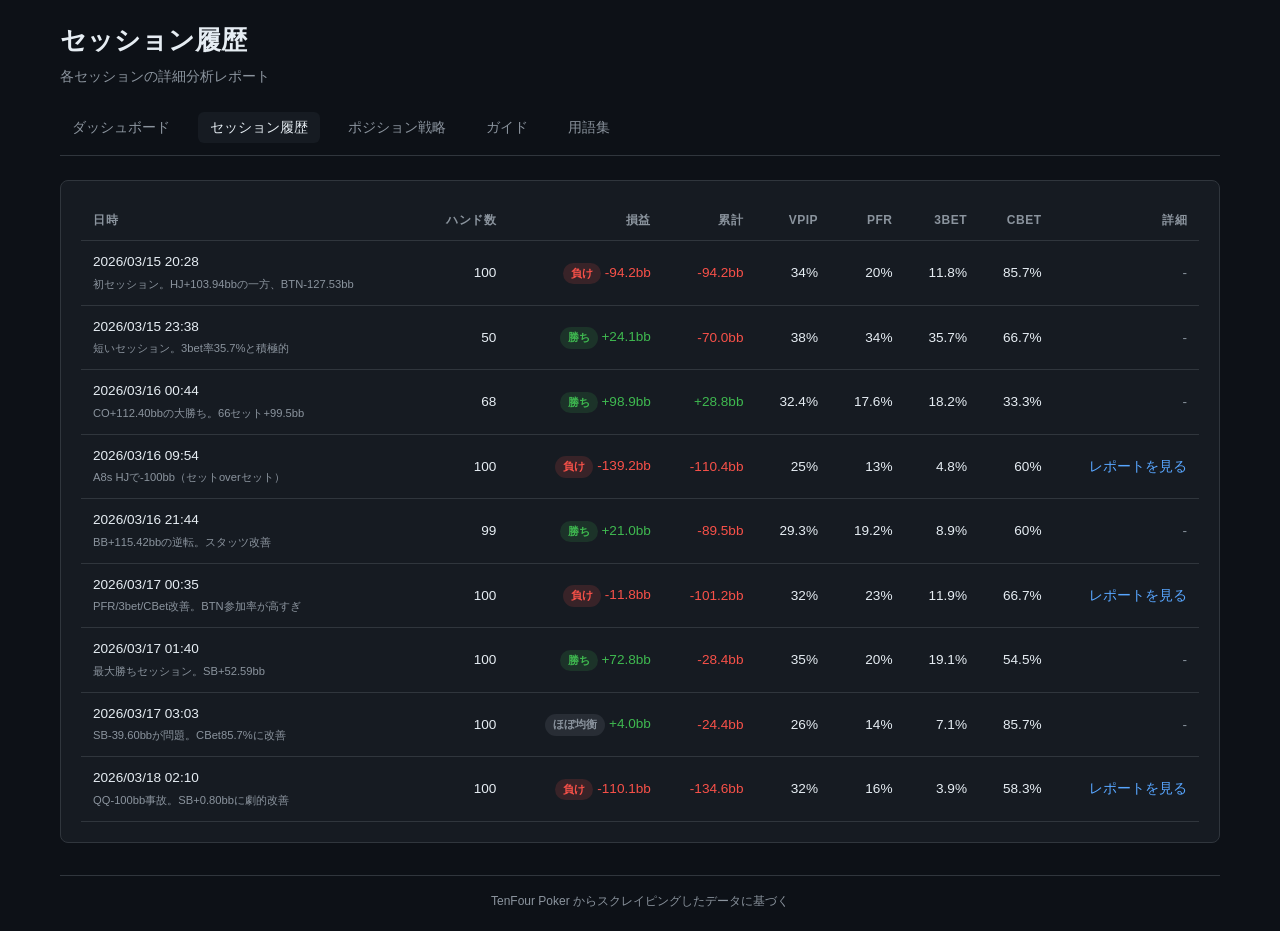
<file: sessions.html>
<!DOCTYPE html>
<html lang="ja">
<head>
  <meta charset="UTF-8">
  <meta name="viewport" content="width=device-width, initial-scale=1.0">
  <title>セッション履歴 | oyasumipan Poker</title>
  <link rel="stylesheet" href="style.css?v=3">
</head>
<body>
  <h1>セッション履歴</h1>
  <p class="subtitle">各セッションの詳細分析レポート</p>
  <nav>
    <a href="index.html">ダッシュボード</a>
    <a href="sessions.html" class="active">セッション履歴</a>
    <a href="strategy.html">ポジション戦略</a>
    <a href="guide.html">ガイド</a>
    <a href="glossary.html">用語集</a>
  </nav>

  <!-- Desktop table -->
  <div class="chart-container session-table-desktop" style="overflow-x:auto">
    <table>
      <thead>
        <tr>
          <th>日時</th>
          <th>ハンド数</th>
          <th>損益</th>
          <th>累計</th>
          <th>VPIP</th>
          <th>PFR</th>
          <th>3bet</th>
          <th>CBet</th>
          <th>詳細</th>
        </tr>
      </thead>
      <tbody id="session-list"></tbody>
    </table>
  </div>

  <!-- Mobile cards -->
  <div class="session-cards" id="session-cards"></div>

  <div class="footer">TenFour Poker からスクレイピングしたデータに基づく</div>

<script>
const sessions = [
  { label: "2026/03/15 20:28", hands: 100, bb: -94.18, vpip: 34.0, pfr: 20.0, tb: 11.8, cb: 85.7, link: null, note: "初セッション。HJ+103.94bbの一方、BTN-127.53bb" },
  { label: "2026/03/15 23:38", hands: 50, bb: 24.14, vpip: 38.0, pfr: 34.0, tb: 35.7, cb: 66.7, link: null, note: "短いセッション。3bet率35.7%と積極的" },
  { label: "2026/03/16 00:44", hands: 68, bb: 98.86, vpip: 32.4, pfr: 17.6, tb: 18.2, cb: 33.3, link: null, note: "CO+112.40bbの大勝ち。66セット+99.5bb" },
  { label: "2026/03/16 09:54", hands: 100, bb: -139.24, vpip: 25.0, pfr: 13.0, tb: 4.8, cb: 60.0, link: "sessions/20260316.html", note: "A8s HJで-100bb（セットoverセット）" },
  { label: "2026/03/16 21:44", hands: 99, bb: 20.96, vpip: 29.3, pfr: 19.2, tb: 8.9, cb: 60.0, link: null, note: "BB+115.42bbの逆転。スタッツ改善" },
  { label: "2026/03/17 00:35", hands: 100, bb: -11.76, vpip: 32.0, pfr: 23.0, tb: 11.9, cb: 66.7, link: "sessions/20260317.html", note: "PFR/3bet/CBet改善。BTN参加率が高すぎ" },
  { label: "2026/03/17 01:40", hands: 100, bb: 72.78, vpip: 35.0, pfr: 20.0, tb: 19.1, cb: 54.5, link: null, note: "最大勝ちセッション。SB+52.59bb" },
  { label: "2026/03/17 03:03", hands: 100, bb: 4.01, vpip: 26.0, pfr: 14.0, tb: 7.1, cb: 85.7, link: null, note: "SB-39.60bbが問題。CBet85.7%に改善" },
  { label: "2026/03/18 02:10", hands: 100, bb: -110.12, vpip: 32.0, pfr: 16.0, tb: 3.9, cb: 58.3, link: "sessions/20260318.html", note: "QQ-100bb事故。SB+0.80bbに劇的改善" },
];

const tbody = document.getElementById('session-list');
const cards = document.getElementById('session-cards');
let cum = 0;
sessions.forEach(s => {
  cum += s.bb;
  const cls = s.bb >= 0 ? 'positive' : 'negative';
  const cumCls = cum >= 0 ? 'positive' : 'negative';
  const tagCls = s.bb >= 10 ? 'tag-win' : s.bb <= -10 ? 'tag-lose' : 'tag-even';
  const tagText = s.bb >= 10 ? '勝ち' : s.bb <= -10 ? '負け' : 'ほぼ均衡';
  const linkHtml = s.link ? `<a href="${s.link}">レポートを見る</a>` : '<span style="color:var(--text-muted)">-</span>';
  // Desktop table
  tbody.innerHTML += `<tr${s.link ? ` class="clickable" onclick="location.href='${s.link}'"` : ''}>
    <td>${s.label}<br><span style="font-size:0.7rem;color:var(--text-muted)">${s.note}</span></td>
    <td>${s.hands}</td>
    <td class="${cls}"><span class="tag ${tagCls}">${tagText}</span> ${s.bb>=0?'+':''}${s.bb.toFixed(1)}bb</td>
    <td class="${cumCls}">${cum>=0?'+':''}${cum.toFixed(1)}bb</td>
    <td>${s.vpip}%</td>
    <td>${s.pfr}%</td>
    <td>${s.tb}%</td>
    <td>${s.cb}%</td>
    <td>${linkHtml}</td>
  </tr>`;
  // Mobile card
  cards.innerHTML += `<div class="session-card"${s.link ? ` onclick="location.href='${s.link}'" style="cursor:pointer"` : ''}>
    <div class="session-card-header">
      <span class="session-card-date">${s.label}</span>
      <span class="tag ${tagCls}">${tagText}</span>
    </div>
    <div style="font-size:1.2rem;font-weight:700;margin-bottom:8px" class="${cls}">${s.bb>=0?'+':''}${s.bb.toFixed(1)}bb <span style="font-size:0.8rem;font-weight:400;color:var(--text-muted)">(${s.hands}ハンド)</span></div>
    <div class="session-card-stats">
      <div><div class="stat-label">累計</div><span class="${cumCls}">${cum>=0?'+':''}${cum.toFixed(1)}bb</span></div>
      <div><div class="stat-label">VPIP / PFR</div>${s.vpip}% / ${s.pfr}%</div>
      <div><div class="stat-label">3bet</div>${s.tb}%</div>
      <div><div class="stat-label">CBet</div>${s.cb}%</div>
    </div>
    <div class="session-card-note">${s.note}</div>
    ${s.link ? `<div class="session-card-link"><a href="${s.link}">詳細レポートを見る &rarr;</a></div>` : ''}
  </div>`;
});
</script>
</body>
</html>
</file>
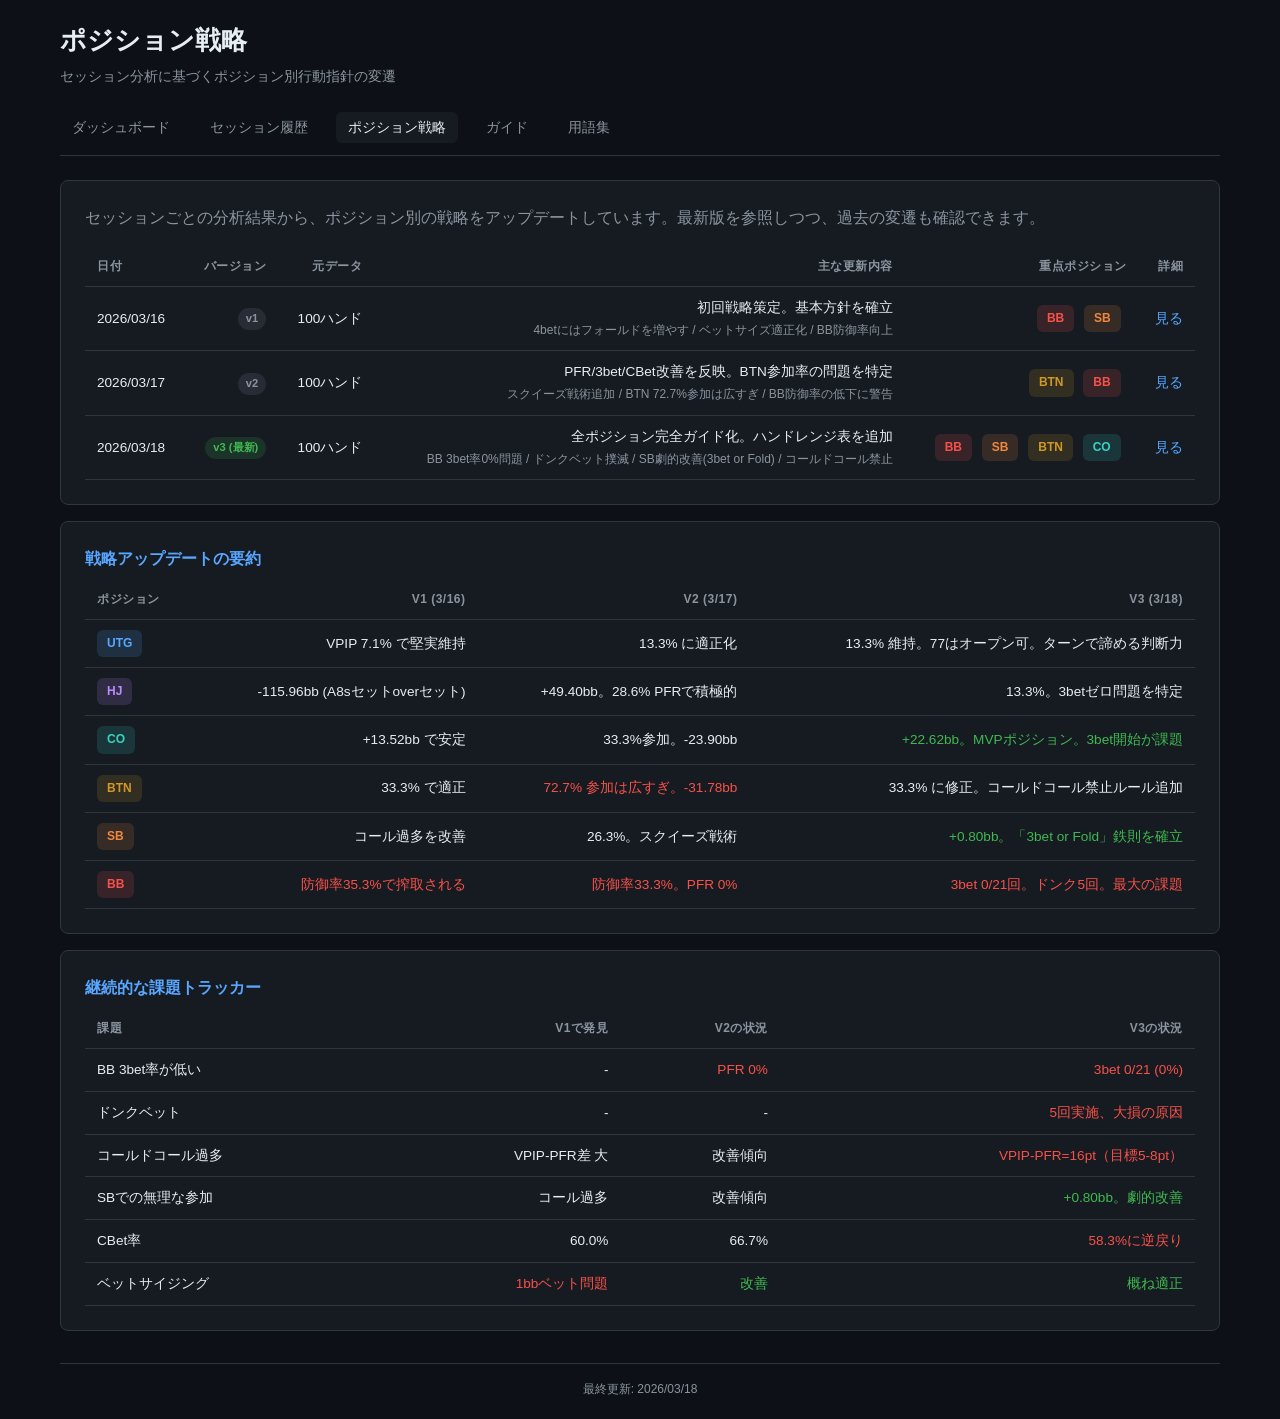
<file: strategy.html>
<!DOCTYPE html>
<html lang="ja">
<head>
  <meta charset="UTF-8">
  <meta name="viewport" content="width=device-width, initial-scale=1.0">
  <title>ポジション戦略 | oyasumipan Poker</title>
  <link rel="stylesheet" href="style.css?v=3">
</head>
<body>
  <h1>ポジション戦略</h1>
  <p class="subtitle">セッション分析に基づくポジション別行動指針の変遷</p>
  <nav>
    <a href="index.html">ダッシュボード</a>
    <a href="sessions.html">セッション履歴</a>
    <a href="strategy.html" class="active">ポジション戦略</a>
    <a href="guide.html">ガイド</a>
    <a href="glossary.html">用語集</a>
  </nav>

  <div class="content-card">
    <p style="color:var(--text-muted);margin-bottom:16px">セッションごとの分析結果から、ポジション別の戦略をアップデートしています。最新版を参照しつつ、過去の変遷も確認できます。</p>

    <table>
      <thead>
        <tr>
          <th>日付</th>
          <th>バージョン</th>
          <th>元データ</th>
          <th>主な更新内容</th>
          <th>重点ポジション</th>
          <th>詳細</th>
        </tr>
      </thead>
      <tbody>
        <tr class="clickable" onclick="location.href='strategy/20260316.html'">
          <td>2026/03/16</td>
          <td><span class="tag tag-even">v1</span></td>
          <td>100ハンド</td>
          <td>
            初回戦略策定。基本方針を確立<br>
            <span style="font-size:0.75rem;color:var(--text-muted)">4betにはフォールドを増やす / ベットサイズ適正化 / BB防御率向上</span>
          </td>
          <td>
            <span class="badge badge-bb">BB</span>
            <span class="badge badge-sb">SB</span>
          </td>
          <td><a href="strategy/20260316.html">見る</a></td>
        </tr>
        <tr class="clickable" onclick="location.href='strategy/20260317.html'">
          <td>2026/03/17</td>
          <td><span class="tag tag-even">v2</span></td>
          <td>100ハンド</td>
          <td>
            PFR/3bet/CBet改善を反映。BTN参加率の問題を特定<br>
            <span style="font-size:0.75rem;color:var(--text-muted)">スクイーズ戦術追加 / BTN 72.7%参加は広すぎ / BB防御率の低下に警告</span>
          </td>
          <td>
            <span class="badge badge-btn">BTN</span>
            <span class="badge badge-bb">BB</span>
          </td>
          <td><a href="strategy/20260317.html">見る</a></td>
        </tr>
        <tr class="clickable" onclick="location.href='strategy/20260318.html'">
          <td>2026/03/18</td>
          <td><span class="tag tag-win">v3 (最新)</span></td>
          <td>100ハンド</td>
          <td>
            全ポジション完全ガイド化。ハンドレンジ表を追加<br>
            <span style="font-size:0.75rem;color:var(--text-muted)">BB 3bet率0%問題 / ドンクベット撲滅 / SB劇的改善(3bet or Fold) / コールドコール禁止</span>
          </td>
          <td>
            <span class="badge badge-bb">BB</span>
            <span class="badge badge-sb">SB</span>
            <span class="badge badge-btn">BTN</span>
            <span class="badge badge-co">CO</span>
          </td>
          <td><a href="strategy/20260318.html">見る</a></td>
        </tr>
      </tbody>
    </table>
  </div>

  <div class="content-card">
    <h3>戦略アップデートの要約</h3>
    <table>
      <thead>
        <tr><th>ポジション</th><th>v1 (3/16)</th><th>v2 (3/17)</th><th>v3 (3/18)</th></tr>
      </thead>
      <tbody>
        <tr>
          <td><span class="badge badge-utg">UTG</span></td>
          <td>VPIP 7.1% で堅実維持</td>
          <td>13.3% に適正化</td>
          <td>13.3% 維持。77はオープン可。ターンで諦める判断力</td>
        </tr>
        <tr>
          <td><span class="badge badge-hj">HJ</span></td>
          <td>-115.96bb (A8sセットoverセット)</td>
          <td>+49.40bb。28.6% PFRで積極的</td>
          <td>13.3%。3betゼロ問題を特定</td>
        </tr>
        <tr>
          <td><span class="badge badge-co">CO</span></td>
          <td>+13.52bb で安定</td>
          <td>33.3%参加。-23.90bb</td>
          <td class="positive">+22.62bb。MVPポジション。3bet開始が課題</td>
        </tr>
        <tr>
          <td><span class="badge badge-btn">BTN</span></td>
          <td>33.3% で適正</td>
          <td class="negative">72.7% 参加は広すぎ。-31.78bb</td>
          <td>33.3% に修正。コールドコール禁止ルール追加</td>
        </tr>
        <tr>
          <td><span class="badge badge-sb">SB</span></td>
          <td>コール過多を改善</td>
          <td>26.3%。スクイーズ戦術</td>
          <td class="positive">+0.80bb。「3bet or Fold」鉄則を確立</td>
        </tr>
        <tr>
          <td><span class="badge badge-bb">BB</span></td>
          <td class="negative">防御率35.3%で搾取される</td>
          <td class="negative">防御率33.3%。PFR 0%</td>
          <td class="negative">3bet 0/21回。ドンク5回。最大の課題</td>
        </tr>
      </tbody>
    </table>
  </div>

  <div class="content-card">
    <h3>継続的な課題トラッカー</h3>
    <table>
      <thead><tr><th>課題</th><th>v1で発見</th><th>v2の状況</th><th>v3の状況</th></tr></thead>
      <tbody>
        <tr>
          <td>BB 3bet率が低い</td>
          <td>-</td>
          <td class="negative">PFR 0%</td>
          <td class="negative">3bet 0/21 (0%)</td>
        </tr>
        <tr>
          <td>ドンクベット</td>
          <td>-</td>
          <td>-</td>
          <td class="negative">5回実施、大損の原因</td>
        </tr>
        <tr>
          <td>コールドコール過多</td>
          <td>VPIP-PFR差 大</td>
          <td>改善傾向</td>
          <td class="negative">VPIP-PFR=16pt（目標5-8pt）</td>
        </tr>
        <tr>
          <td>SBでの無理な参加</td>
          <td>コール過多</td>
          <td>改善傾向</td>
          <td class="positive">+0.80bb。劇的改善</td>
        </tr>
        <tr>
          <td>CBet率</td>
          <td>60.0%</td>
          <td>66.7%</td>
          <td class="negative">58.3%に逆戻り</td>
        </tr>
        <tr>
          <td>ベットサイジング</td>
          <td class="negative">1bbベット問題</td>
          <td class="positive">改善</td>
          <td class="positive">概ね適正</td>
        </tr>
      </tbody>
    </table>
  </div>

  <div class="footer">最終更新: 2026/03/18</div>
</body>
</html>
</file>
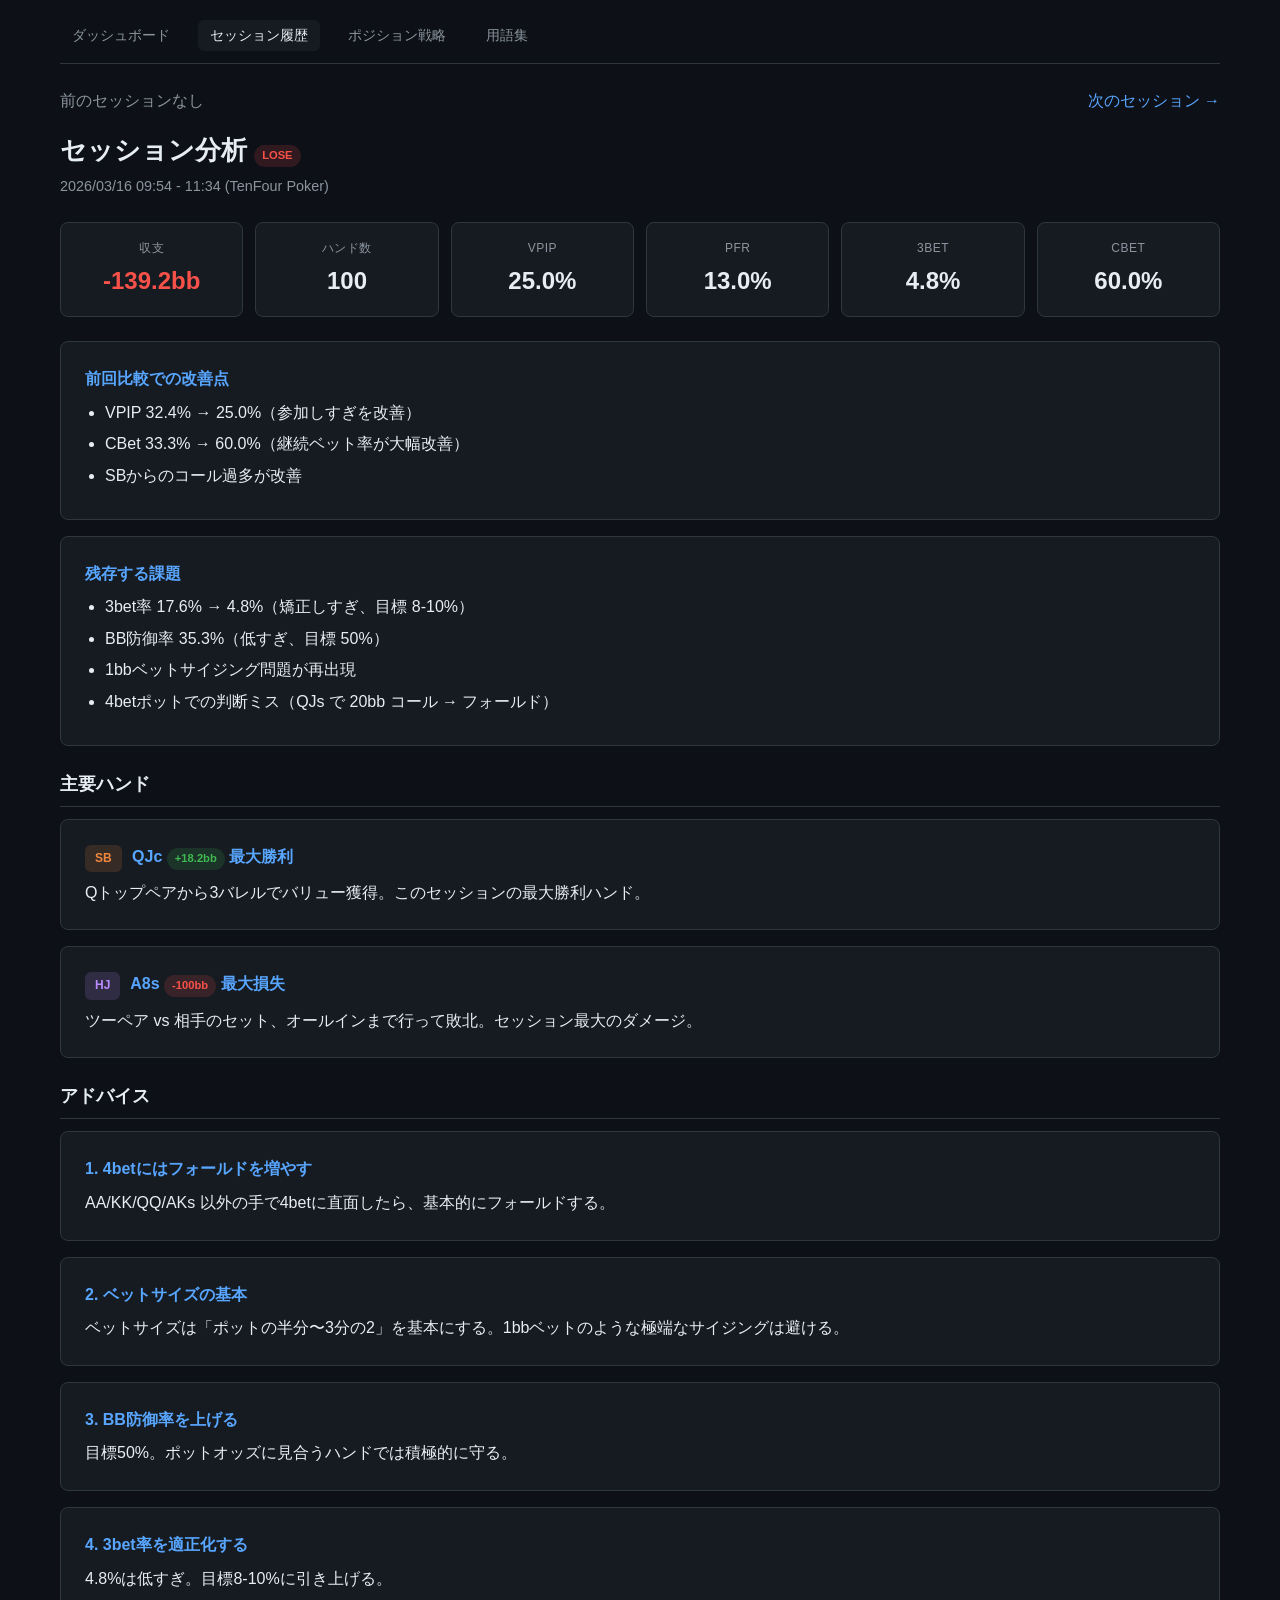
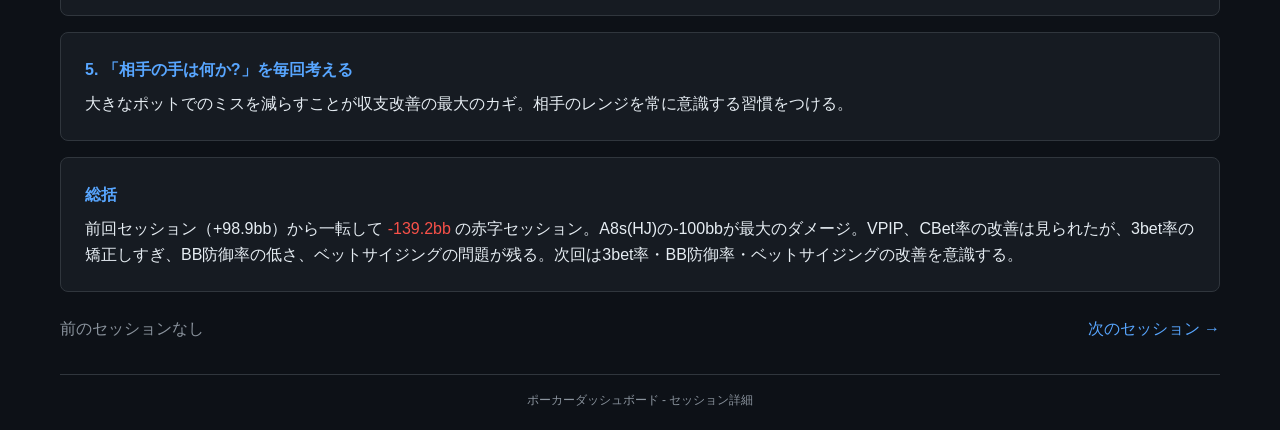
<file: sessions/20260316.html>
<!DOCTYPE html>
<html lang="ja">
<head>
  <meta charset="UTF-8">
  <meta name="viewport" content="width=device-width, initial-scale=1.0">
  <title>セッション 2026/03/16 - ポーカーダッシュボード</title>
  <link rel="stylesheet" href="../style.css?v=3">
</head>
<body>
  <nav>
    <a href="../index.html">ダッシュボード</a>
    <a href="../sessions.html" class="active">セッション履歴</a>
    <a href="../strategy.html">ポジション戦略</a>
    <a href="../glossary.html">用語集</a>
  </nav>

  <div style="display: flex; justify-content: space-between; align-items: center; margin-bottom: 16px;">
    <span style="color: var(--text-muted);">前のセッションなし</span>
    <a href="20260317.html">次のセッション &rarr;</a>
  </div>

  <h1>セッション分析 <span class="tag tag-lose">LOSE</span></h1>
  <p class="subtitle">2026/03/16 09:54 - 11:34 (TenFour Poker)</p>

  <!-- サマリー -->
  <div class="stats-grid">
    <div class="stat-card">
      <div class="label">収支</div>
      <div class="value negative">-139.2bb</div>
    </div>
    <div class="stat-card">
      <div class="label">ハンド数</div>
      <div class="value">100</div>
    </div>
    <div class="stat-card has-tooltip" data-tooltip="自分からチップを出してゲームに参加した割合">
      <div class="label">VPIP</div>
      <div class="value">25.0%</div>
    </div>
    <div class="stat-card has-tooltip" data-tooltip="最初のカード2枚の段階でレイズした割合">
      <div class="label">PFR</div>
      <div class="value">13.0%</div>
    </div>
    <div class="stat-card has-tooltip" data-tooltip="相手のレイズにさらにレイズし返した割合">
      <div class="label">3bet</div>
      <div class="value">4.8%</div>
    </div>
    <div class="stat-card has-tooltip" data-tooltip="プリフロップでレイズした人がフロップでも続けてベットした割合">
      <div class="label">CBet</div>
      <div class="value">60.0%</div>
    </div>
  </div>

  <!-- 前回比較 -->
  <div class="content-card">
    <h3>前回比較での改善点</h3>
    <ul>
      <li>VPIP 32.4% &rarr; 25.0%（参加しすぎを改善）</li>
      <li>CBet 33.3% &rarr; 60.0%（継続ベット率が大幅改善）</li>
      <li>SBからのコール過多が改善</li>
    </ul>
  </div>

  <div class="content-card">
    <h3>残存する課題</h3>
    <ul>
      <li>3bet率 17.6% &rarr; 4.8%（矯正しすぎ、目標 8-10%）</li>
      <li>BB防御率 35.3%（低すぎ、目標 50%）</li>
      <li>1bbベットサイジング問題が再出現</li>
      <li>4betポットでの判断ミス（QJs で 20bb コール &rarr; フォールド）</li>
    </ul>
  </div>

  <!-- 主要ハンド -->
  <h2 class="section-title">主要ハンド</h2>

  <div class="content-card">
    <h3><span class="badge badge-sb">SB</span> QJc <span class="tag tag-win">+18.2bb</span> 最大勝利</h3>
    <p>Qトップペアから3バレルでバリュー獲得。このセッションの最大勝利ハンド。</p>
  </div>

  <div class="content-card">
    <h3><span class="badge badge-hj">HJ</span> A8s <span class="tag tag-lose">-100bb</span> 最大損失</h3>
    <p>ツーペア vs 相手のセット、オールインまで行って敗北。セッション最大のダメージ。</p>
  </div>

  <!-- アドバイス -->
  <h2 class="section-title">アドバイス</h2>

  <div class="content-card">
    <h3>1. 4betにはフォールドを増やす</h3>
    <p>AA/KK/QQ/AKs 以外の手で4betに直面したら、基本的にフォールドする。</p>
  </div>

  <div class="content-card">
    <h3>2. ベットサイズの基本</h3>
    <p>ベットサイズは「ポットの半分〜3分の2」を基本にする。1bbベットのような極端なサイジングは避ける。</p>
  </div>

  <div class="content-card">
    <h3>3. BB防御率を上げる</h3>
    <p>目標50%。ポットオッズに見合うハンドでは積極的に守る。</p>
  </div>

  <div class="content-card">
    <h3>4. 3bet率を適正化する</h3>
    <p>4.8%は低すぎ。目標8-10%に引き上げる。</p>
  </div>

  <div class="content-card">
    <h3>5. 「相手の手は何か?」を毎回考える</h3>
    <p>大きなポットでのミスを減らすことが収支改善の最大のカギ。相手のレンジを常に意識する習慣をつける。</p>
  </div>

  <!-- 総括 -->
  <div class="content-card">
    <h3>総括</h3>
    <p>前回セッション（+98.9bb）から一転して <span class="negative">-139.2bb</span> の赤字セッション。A8s(HJ)の-100bbが最大のダメージ。VPIP、CBet率の改善は見られたが、3bet率の矯正しすぎ、BB防御率の低さ、ベットサイジングの問題が残る。次回は3bet率・BB防御率・ベットサイジングの改善を意識する。</p>
  </div>

  <div style="display: flex; justify-content: space-between; align-items: center; margin-top: 24px;">
    <span style="color: var(--text-muted);">前のセッションなし</span>
    <a href="20260317.html">次のセッション &rarr;</a>
  </div>

  <div class="footer">ポーカーダッシュボード - セッション詳細</div>
</body>
</html>
</file>
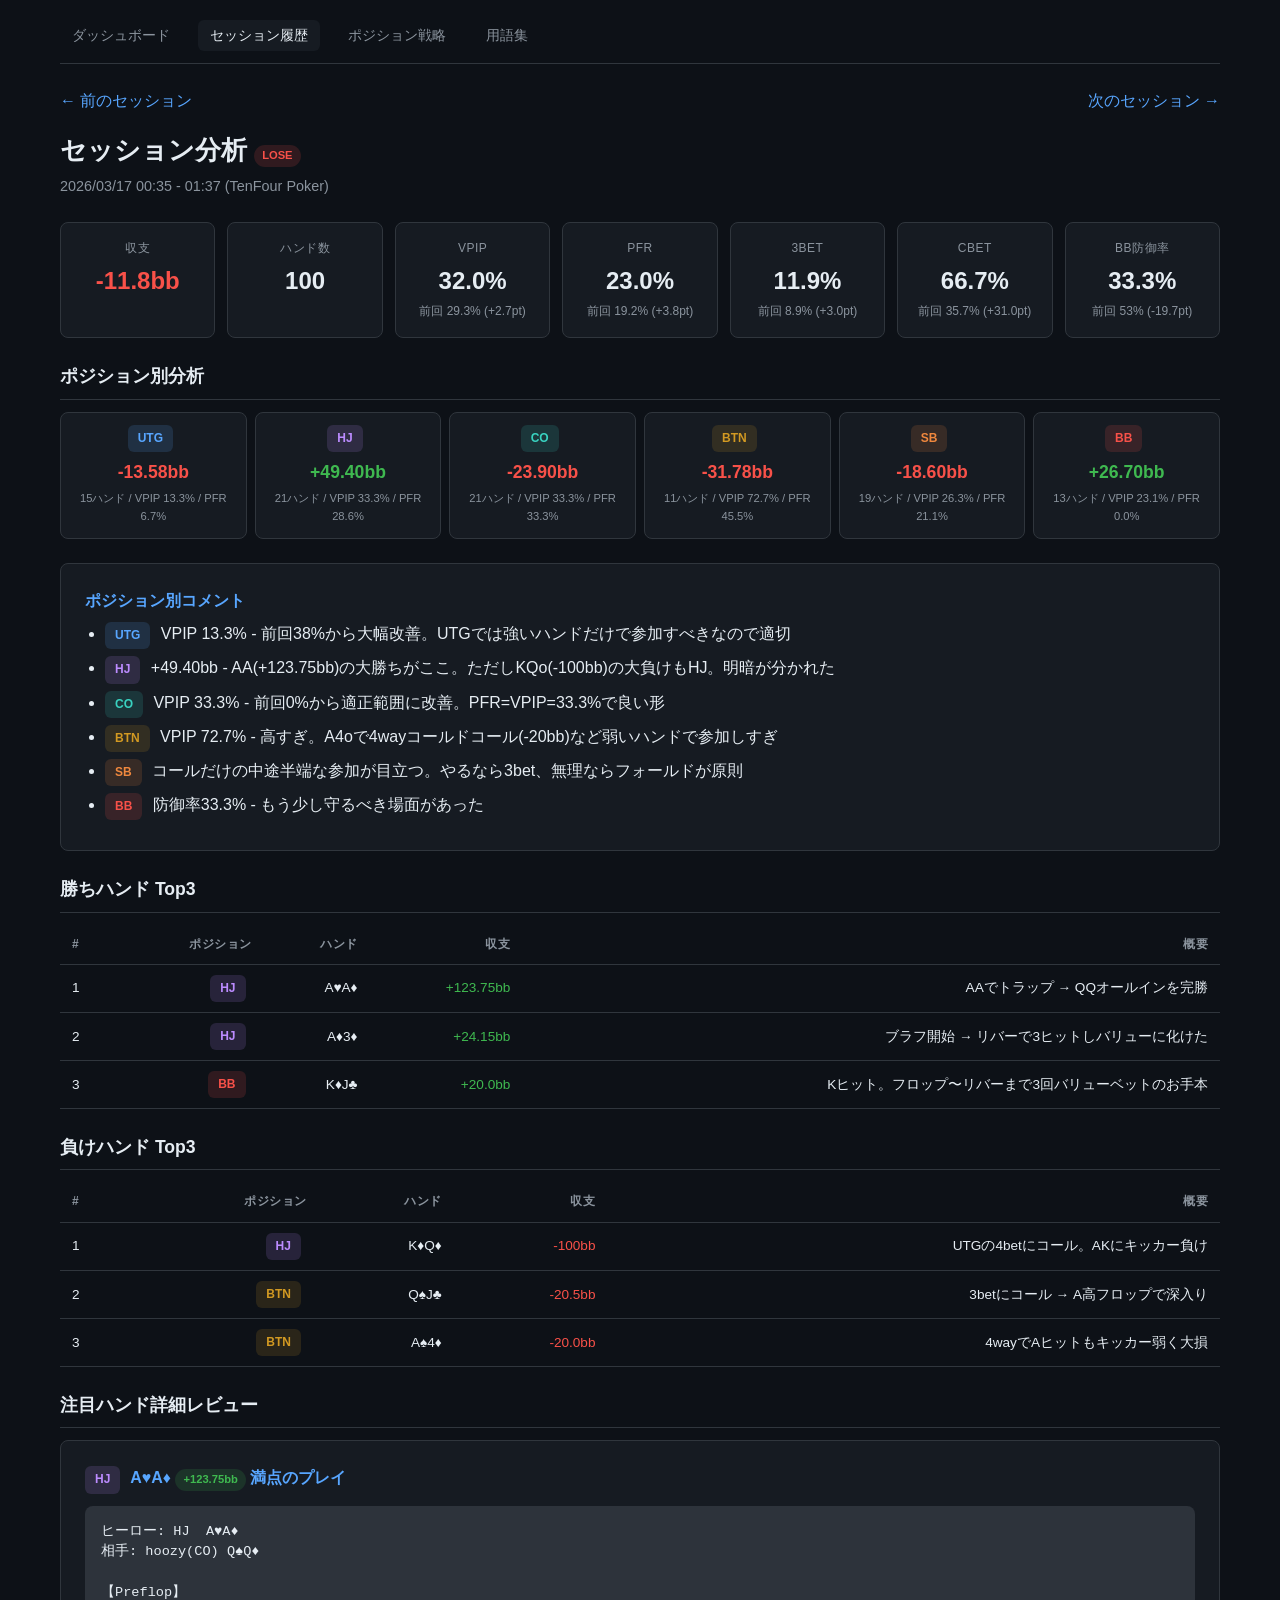
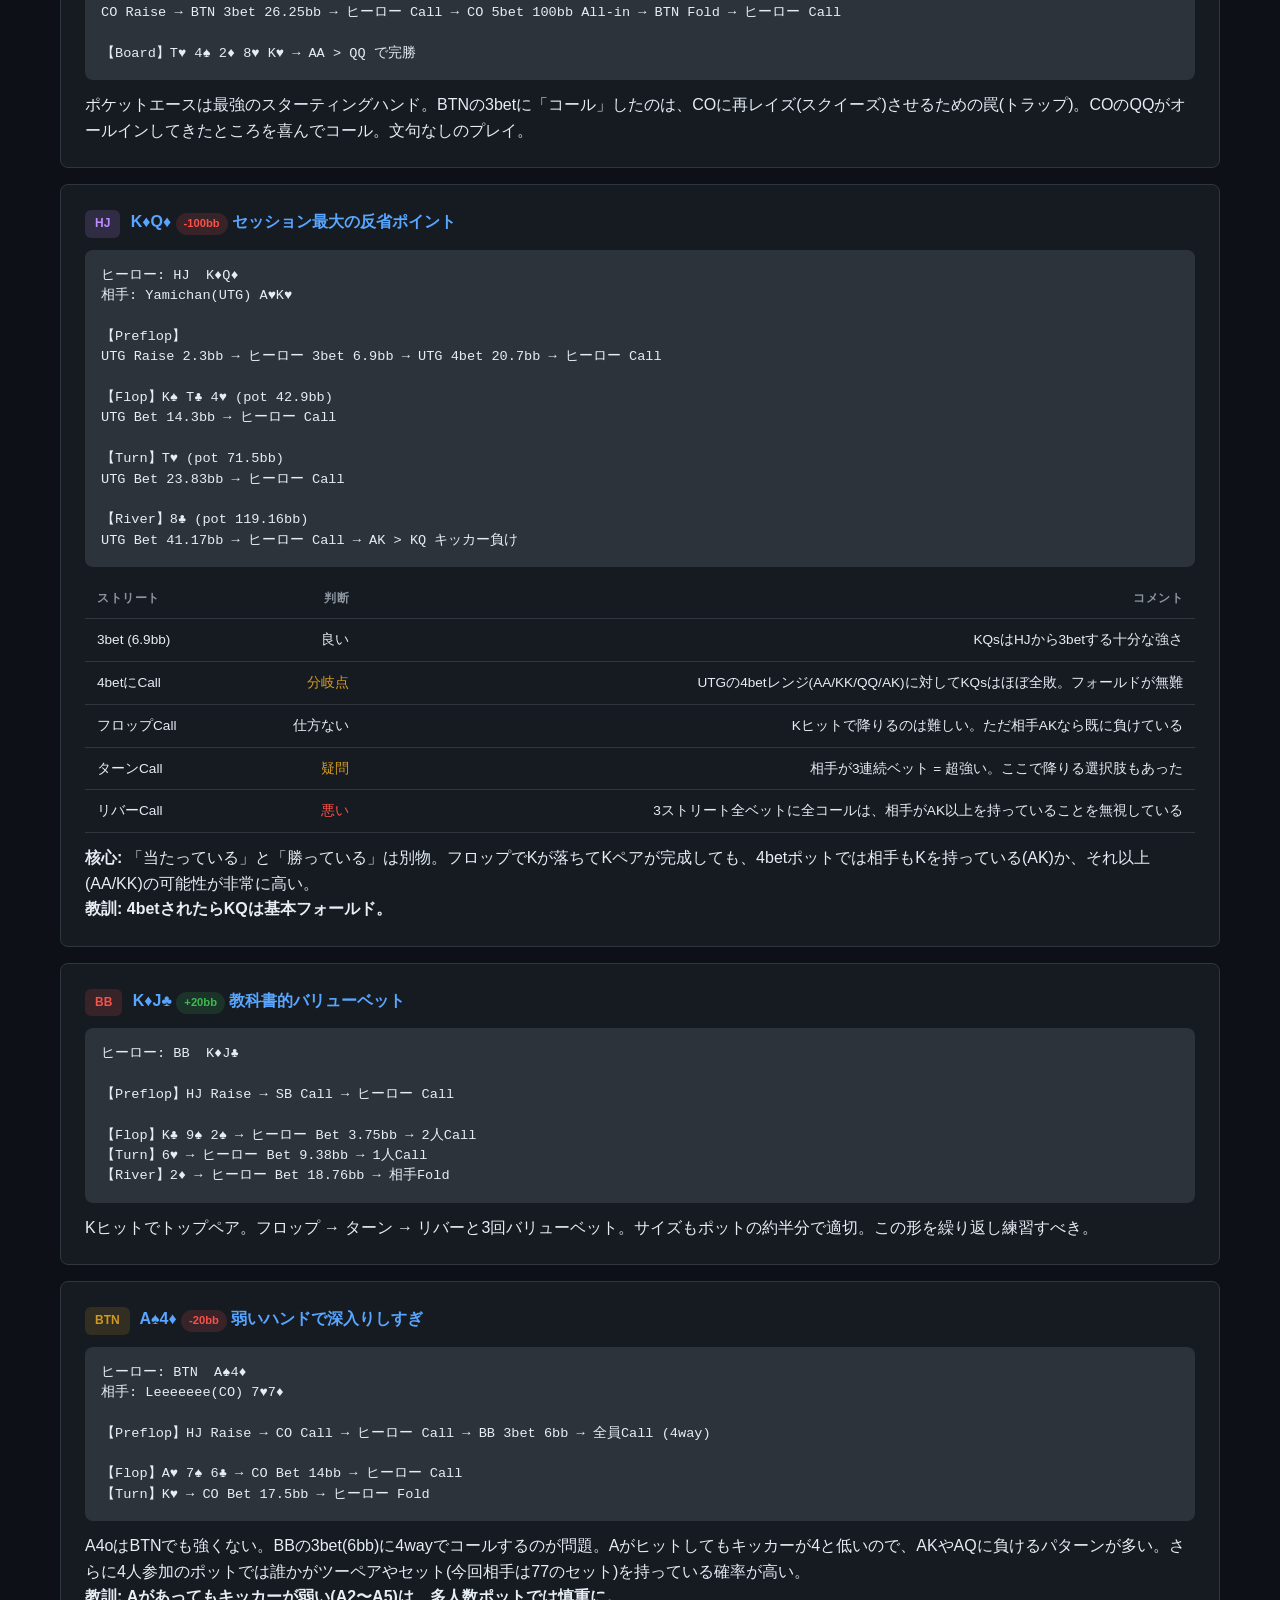
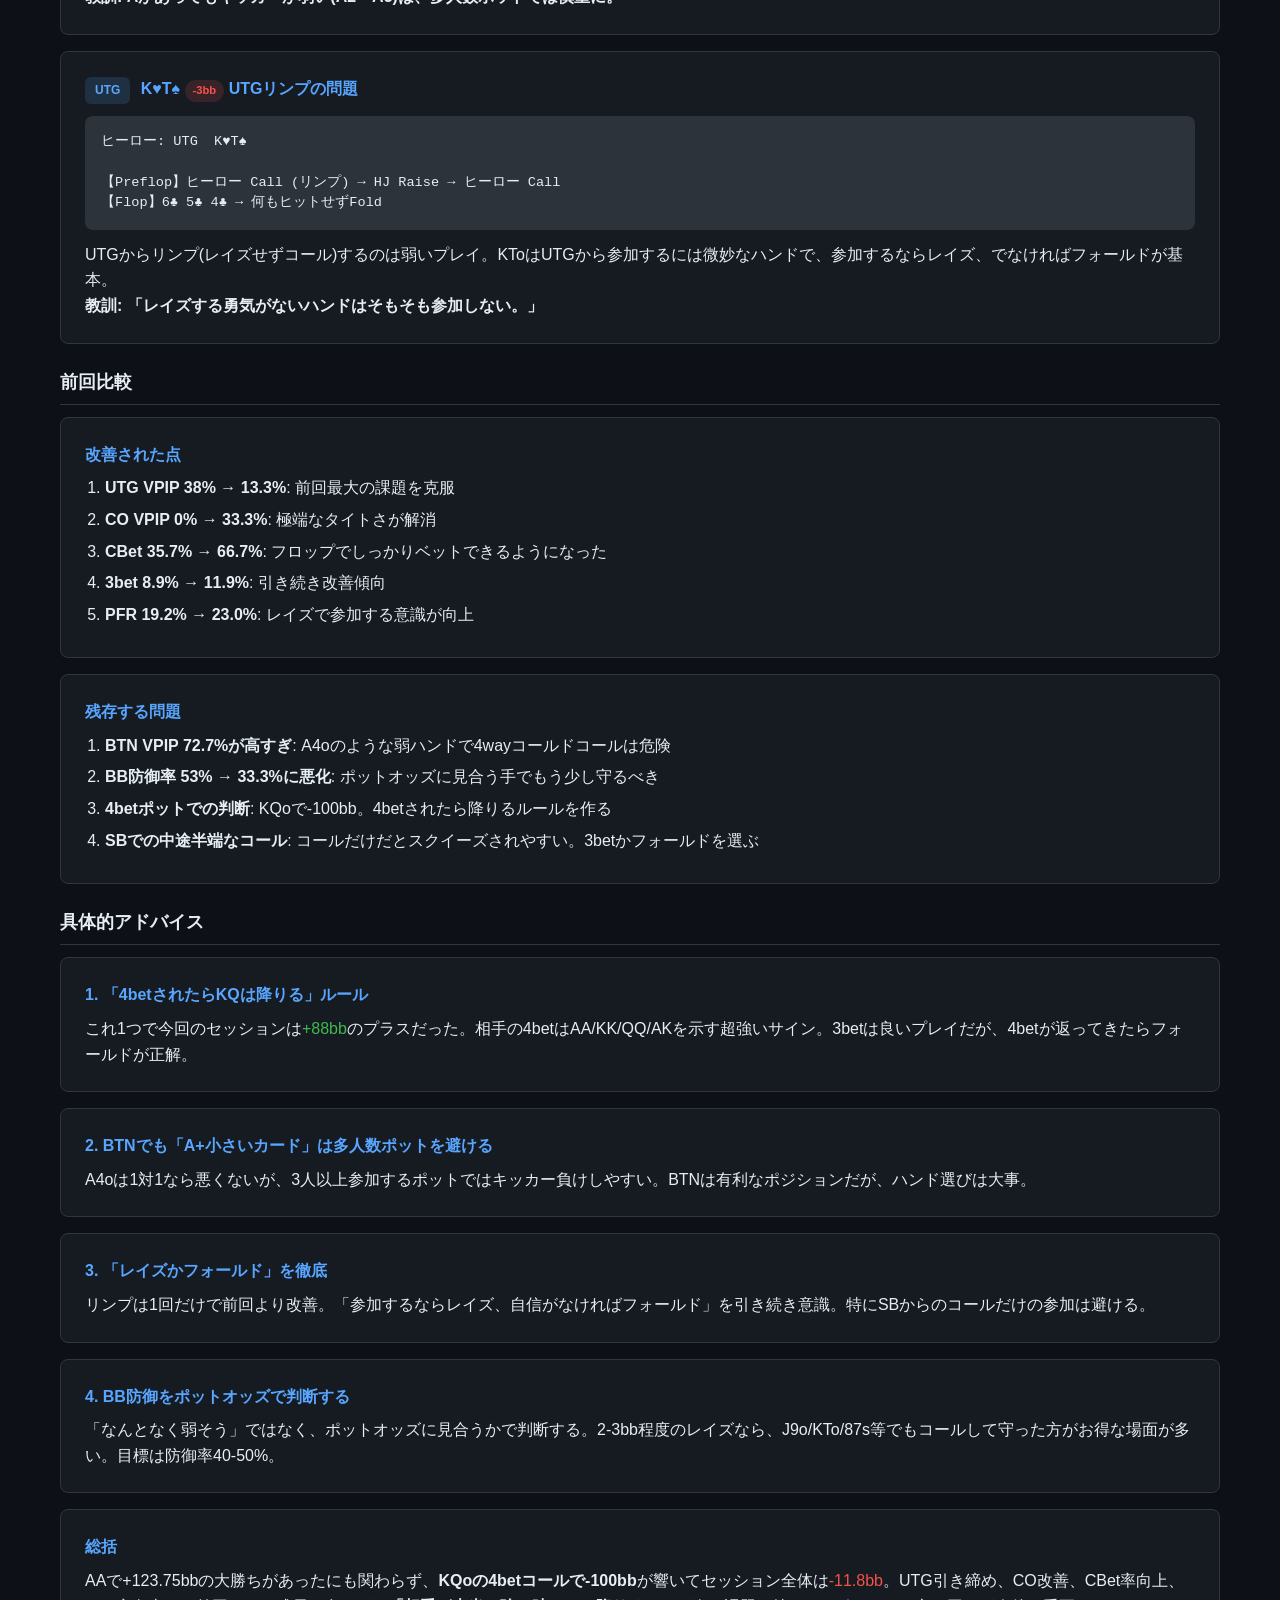
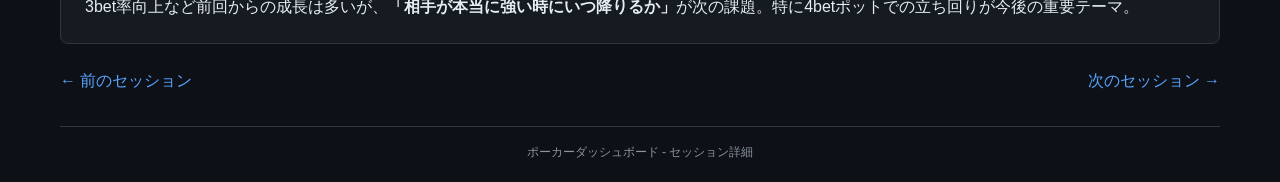
<file: sessions/20260317.html>
<!DOCTYPE html>
<html lang="ja">
<head>
  <meta charset="UTF-8">
  <meta name="viewport" content="width=device-width, initial-scale=1.0">
  <title>セッション 2026/03/17 - ポーカーダッシュボード</title>
  <link rel="stylesheet" href="../style.css?v=3">
</head>
<body>
  <nav>
    <a href="../index.html">ダッシュボード</a>
    <a href="../sessions.html" class="active">セッション履歴</a>
    <a href="../strategy.html">ポジション戦略</a>
    <a href="../glossary.html">用語集</a>
  </nav>

  <div style="display: flex; justify-content: space-between; align-items: center; margin-bottom: 16px;">
    <a href="20260316.html">&larr; 前のセッション</a>
    <a href="20260318.html">次のセッション &rarr;</a>
  </div>

  <h1>セッション分析 <span class="tag tag-lose">LOSE</span></h1>
  <p class="subtitle">2026/03/17 00:35 - 01:37 (TenFour Poker)</p>

  <!-- サマリー -->
  <div class="stats-grid">
    <div class="stat-card">
      <div class="label">収支</div>
      <div class="value negative">-11.8bb</div>
    </div>
    <div class="stat-card">
      <div class="label">ハンド数</div>
      <div class="value">100</div>
    </div>
    <div class="stat-card has-tooltip" data-tooltip="自分からチップを出してゲームに参加した割合">
      <div class="label">VPIP</div>
      <div class="value">32.0%</div>
      <div class="detail">前回 29.3% (+2.7pt)</div>
    </div>
    <div class="stat-card has-tooltip" data-tooltip="最初のカード2枚の段階でレイズした割合">
      <div class="label">PFR</div>
      <div class="value">23.0%</div>
      <div class="detail">前回 19.2% (+3.8pt)</div>
    </div>
    <div class="stat-card has-tooltip" data-tooltip="相手のレイズにさらにレイズし返した割合">
      <div class="label">3bet</div>
      <div class="value">11.9%</div>
      <div class="detail">前回 8.9% (+3.0pt)</div>
    </div>
    <div class="stat-card has-tooltip" data-tooltip="プリフロップでレイズした人がフロップでも続けてベットした割合">
      <div class="label">CBet</div>
      <div class="value">66.7%</div>
      <div class="detail">前回 35.7% (+31.0pt)</div>
    </div>
    <div class="stat-card has-tooltip" data-tooltip="BBで相手のレイズに対してフォールドせずに戦った割合">
      <div class="label">BB防御率</div>
      <div class="value">33.3%</div>
      <div class="detail">前回 53% (-19.7pt)</div>
    </div>
  </div>

  <!-- ポジション別分析 -->
  <h2 class="section-title">ポジション別分析</h2>

  <div class="pos-grid">
    <div class="pos-card">
      <div class="pos-name"><span class="badge badge-utg">UTG</span></div>
      <div class="pos-bb negative">-13.58bb</div>
      <div class="pos-detail">15ハンド / VPIP 13.3% / PFR 6.7%</div>
    </div>
    <div class="pos-card">
      <div class="pos-name"><span class="badge badge-hj">HJ</span></div>
      <div class="pos-bb positive">+49.40bb</div>
      <div class="pos-detail">21ハンド / VPIP 33.3% / PFR 28.6%</div>
    </div>
    <div class="pos-card">
      <div class="pos-name"><span class="badge badge-co">CO</span></div>
      <div class="pos-bb negative">-23.90bb</div>
      <div class="pos-detail">21ハンド / VPIP 33.3% / PFR 33.3%</div>
    </div>
    <div class="pos-card">
      <div class="pos-name"><span class="badge badge-btn">BTN</span></div>
      <div class="pos-bb negative">-31.78bb</div>
      <div class="pos-detail">11ハンド / VPIP 72.7% / PFR 45.5%</div>
    </div>
    <div class="pos-card">
      <div class="pos-name"><span class="badge badge-sb">SB</span></div>
      <div class="pos-bb negative">-18.60bb</div>
      <div class="pos-detail">19ハンド / VPIP 26.3% / PFR 21.1%</div>
    </div>
    <div class="pos-card">
      <div class="pos-name"><span class="badge badge-bb">BB</span></div>
      <div class="pos-bb positive">+26.70bb</div>
      <div class="pos-detail">13ハンド / VPIP 23.1% / PFR 0.0%</div>
    </div>
  </div>

  <div class="content-card">
    <h3>ポジション別コメント</h3>
    <ul>
      <li><span class="badge badge-utg">UTG</span> VPIP 13.3% - 前回38%から大幅改善。UTGでは強いハンドだけで参加すべきなので適切</li>
      <li><span class="badge badge-hj">HJ</span> +49.40bb - AA(+123.75bb)の大勝ちがここ。ただしKQo(-100bb)の大負けもHJ。明暗が分かれた</li>
      <li><span class="badge badge-co">CO</span> VPIP 33.3% - 前回0%から適正範囲に改善。PFR=VPIP=33.3%で良い形</li>
      <li><span class="badge badge-btn">BTN</span> VPIP 72.7% - 高すぎ。A4oで4wayコールドコール(-20bb)など弱いハンドで参加しすぎ</li>
      <li><span class="badge badge-sb">SB</span> コールだけの中途半端な参加が目立つ。やるなら3bet、無理ならフォールドが原則</li>
      <li><span class="badge badge-bb">BB</span> 防御率33.3% - もう少し守るべき場面があった</li>
    </ul>
  </div>

  <!-- 勝ちハンド Top3 -->
  <h2 class="section-title">勝ちハンド Top3</h2>

  <table>
    <thead>
      <tr><th>#</th><th>ポジション</th><th>ハンド</th><th>収支</th><th>概要</th></tr>
    </thead>
    <tbody>
      <tr>
        <td>1</td><td><span class="badge badge-hj">HJ</span></td><td>A&#9829;A&#9830;</td>
        <td class="positive">+123.75bb</td><td>AAでトラップ &rarr; QQオールインを完勝</td>
      </tr>
      <tr>
        <td>2</td><td><span class="badge badge-hj">HJ</span></td><td>A&#9830;3&#9830;</td>
        <td class="positive">+24.15bb</td><td>ブラフ開始 &rarr; リバーで3ヒットしバリューに化けた</td>
      </tr>
      <tr>
        <td>3</td><td><span class="badge badge-bb">BB</span></td><td>K&#9830;J&#9827;</td>
        <td class="positive">+20.0bb</td><td>Kヒット。フロップ〜リバーまで3回バリューベットのお手本</td>
      </tr>
    </tbody>
  </table>

  <!-- 負けハンド Top3 -->
  <h2 class="section-title">負けハンド Top3</h2>

  <table>
    <thead>
      <tr><th>#</th><th>ポジション</th><th>ハンド</th><th>収支</th><th>概要</th></tr>
    </thead>
    <tbody>
      <tr>
        <td>1</td><td><span class="badge badge-hj">HJ</span></td><td>K&#9830;Q&#9830;</td>
        <td class="negative">-100bb</td><td>UTGの4betにコール。AKにキッカー負け</td>
      </tr>
      <tr>
        <td>2</td><td><span class="badge badge-btn">BTN</span></td><td>Q&#9824;J&#9827;</td>
        <td class="negative">-20.5bb</td><td>3betにコール &rarr; A高フロップで深入り</td>
      </tr>
      <tr>
        <td>3</td><td><span class="badge badge-btn">BTN</span></td><td>A&#9824;4&#9830;</td>
        <td class="negative">-20.0bb</td><td>4wayでAヒットもキッカー弱く大損</td>
      </tr>
    </tbody>
  </table>

  <!-- 注目ハンド詳細レビュー -->
  <h2 class="section-title">注目ハンド詳細レビュー</h2>

  <div class="content-card">
    <h3><span class="badge badge-hj">HJ</span> A&#9829;A&#9830; <span class="tag tag-win">+123.75bb</span> 満点のプレイ</h3>
    <pre>ヒーロー: HJ  A&#9829;A&#9830;
相手: hoozy(CO) Q&#9824;Q&#9830;

【Preflop】
CO Raise &rarr; BTN 3bet 26.25bb &rarr; ヒーロー Call &rarr; CO 5bet 100bb All-in &rarr; BTN Fold &rarr; ヒーロー Call

【Board】T&#9829; 4&#9824; 2&#9830; 8&#9829; K&#9829; &rarr; AA &gt; QQ で完勝</pre>
    <p>ポケットエースは最強のスターティングハンド。BTNの3betに「コール」したのは、COに再レイズ(スクイーズ)させるための罠(トラップ)。COのQQがオールインしてきたところを喜んでコール。文句なしのプレイ。</p>
  </div>

  <div class="content-card">
    <h3><span class="badge badge-hj">HJ</span> K&#9830;Q&#9830; <span class="tag tag-lose">-100bb</span> セッション最大の反省ポイント</h3>
    <pre>ヒーロー: HJ  K&#9830;Q&#9830;
相手: Yamichan(UTG) A&#9829;K&#9829;

【Preflop】
UTG Raise 2.3bb &rarr; ヒーロー 3bet 6.9bb &rarr; UTG 4bet 20.7bb &rarr; ヒーロー Call

【Flop】K&#9824; T&#9827; 4&#9829; (pot 42.9bb)
UTG Bet 14.3bb &rarr; ヒーロー Call

【Turn】T&#9829; (pot 71.5bb)
UTG Bet 23.83bb &rarr; ヒーロー Call

【River】8&#9827; (pot 119.16bb)
UTG Bet 41.17bb &rarr; ヒーロー Call &rarr; AK &gt; KQ キッカー負け</pre>

    <table>
      <thead><tr><th>ストリート</th><th>判断</th><th>コメント</th></tr></thead>
      <tbody>
        <tr><td>3bet (6.9bb)</td><td>良い</td><td>KQsはHJから3betする十分な強さ</td></tr>
        <tr><td>4betにCall</td><td style="color: var(--orange);">分岐点</td><td>UTGの4betレンジ(AA/KK/QQ/AK)に対してKQsはほぼ全敗。フォールドが無難</td></tr>
        <tr><td>フロップCall</td><td>仕方ない</td><td>Kヒットで降りるのは難しい。ただ相手AKなら既に負けている</td></tr>
        <tr><td>ターンCall</td><td style="color: var(--orange);">疑問</td><td>相手が3連続ベット = 超強い。ここで降りる選択肢もあった</td></tr>
        <tr><td>リバーCall</td><td class="negative">悪い</td><td>3ストリート全ベットに全コールは、相手がAK以上を持っていることを無視している</td></tr>
      </tbody>
    </table>
    <p style="margin-top: 12px;"><strong>核心:</strong> 「当たっている」と「勝っている」は別物。フロップでKが落ちてKペアが完成しても、4betポットでは相手もKを持っている(AK)か、それ以上(AA/KK)の可能性が非常に高い。</p>
    <p><strong>教訓: 4betされたらKQは基本フォールド。</strong></p>
  </div>

  <div class="content-card">
    <h3><span class="badge badge-bb">BB</span> K&#9830;J&#9827; <span class="tag tag-win">+20bb</span> 教科書的バリューベット</h3>
    <pre>ヒーロー: BB  K&#9830;J&#9827;

【Preflop】HJ Raise &rarr; SB Call &rarr; ヒーロー Call

【Flop】K&#9827; 9&#9824; 2&#9824; &rarr; ヒーロー Bet 3.75bb &rarr; 2人Call
【Turn】6&#9829; &rarr; ヒーロー Bet 9.38bb &rarr; 1人Call
【River】2&#9830; &rarr; ヒーロー Bet 18.76bb &rarr; 相手Fold</pre>
    <p>Kヒットでトップペア。フロップ &rarr; ターン &rarr; リバーと3回バリューベット。サイズもポットの約半分で適切。この形を繰り返し練習すべき。</p>
  </div>

  <div class="content-card">
    <h3><span class="badge badge-btn">BTN</span> A&#9824;4&#9830; <span class="tag tag-lose">-20bb</span> 弱いハンドで深入りしすぎ</h3>
    <pre>ヒーロー: BTN  A&#9824;4&#9830;
相手: Leeeeeee(CO) 7&#9829;7&#9830;

【Preflop】HJ Raise &rarr; CO Call &rarr; ヒーロー Call &rarr; BB 3bet 6bb &rarr; 全員Call (4way)

【Flop】A&#9829; 7&#9824; 6&#9827; &rarr; CO Bet 14bb &rarr; ヒーロー Call
【Turn】K&#9829; &rarr; CO Bet 17.5bb &rarr; ヒーロー Fold</pre>
    <p>A4oはBTNでも強くない。BBの3bet(6bb)に4wayでコールするのが問題。Aがヒットしてもキッカーが4と低いので、AKやAQに負けるパターンが多い。さらに4人参加のポットでは誰かがツーペアやセット(今回相手は77のセット)を持っている確率が高い。</p>
    <p><strong>教訓: Aがあってもキッカーが弱い(A2〜A5)は、多人数ポットでは慎重に。</strong></p>
  </div>

  <div class="content-card">
    <h3><span class="badge badge-utg">UTG</span> K&#9829;T&#9824; <span class="tag tag-lose">-3bb</span> UTGリンプの問題</h3>
    <pre>ヒーロー: UTG  K&#9829;T&#9824;

【Preflop】ヒーロー Call (リンプ) &rarr; HJ Raise &rarr; ヒーロー Call
【Flop】6&#9827; 5&#9827; 4&#9827; &rarr; 何もヒットせずFold</pre>
    <p>UTGからリンプ(レイズせずコール)するのは弱いプレイ。KToはUTGから参加するには微妙なハンドで、参加するならレイズ、でなければフォールドが基本。</p>
    <p><strong>教訓: 「レイズする勇気がないハンドはそもそも参加しない。」</strong></p>
  </div>

  <!-- 前回比較 -->
  <h2 class="section-title">前回比較</h2>

  <div class="content-card">
    <h3>改善された点</h3>
    <ol>
      <li><strong>UTG VPIP 38% &rarr; 13.3%</strong>: 前回最大の課題を克服</li>
      <li><strong>CO VPIP 0% &rarr; 33.3%</strong>: 極端なタイトさが解消</li>
      <li><strong>CBet 35.7% &rarr; 66.7%</strong>: フロップでしっかりベットできるようになった</li>
      <li><strong>3bet 8.9% &rarr; 11.9%</strong>: 引き続き改善傾向</li>
      <li><strong>PFR 19.2% &rarr; 23.0%</strong>: レイズで参加する意識が向上</li>
    </ol>
  </div>

  <div class="content-card">
    <h3>残存する問題</h3>
    <ol>
      <li><strong>BTN VPIP 72.7%が高すぎ</strong>: A4oのような弱ハンドで4wayコールドコールは危険</li>
      <li><strong>BB防御率 53% &rarr; 33.3%に悪化</strong>: ポットオッズに見合う手でもう少し守るべき</li>
      <li><strong>4betポットでの判断</strong>: KQoで-100bb。4betされたら降りるルールを作る</li>
      <li><strong>SBでの中途半端なコール</strong>: コールだけだとスクイーズされやすい。3betかフォールドを選ぶ</li>
    </ol>
  </div>

  <!-- アドバイス -->
  <h2 class="section-title">具体的アドバイス</h2>

  <div class="content-card">
    <h3>1. 「4betされたらKQは降りる」ルール</h3>
    <p>これ1つで今回のセッションは<span class="positive">+88bb</span>のプラスだった。相手の4betはAA/KK/QQ/AKを示す超強いサイン。3betは良いプレイだが、4betが返ってきたらフォールドが正解。</p>
  </div>

  <div class="content-card">
    <h3>2. BTNでも「A+小さいカード」は多人数ポットを避ける</h3>
    <p>A4oは1対1なら悪くないが、3人以上参加するポットではキッカー負けしやすい。BTNは有利なポジションだが、ハンド選びは大事。</p>
  </div>

  <div class="content-card">
    <h3>3. 「レイズかフォールド」を徹底</h3>
    <p>リンプは1回だけで前回より改善。「参加するならレイズ、自信がなければフォールド」を引き続き意識。特にSBからのコールだけの参加は避ける。</p>
  </div>

  <div class="content-card">
    <h3>4. BB防御をポットオッズで判断する</h3>
    <p>「なんとなく弱そう」ではなく、ポットオッズに見合うかで判断する。2-3bb程度のレイズなら、J9o/KTo/87s等でもコールして守った方がお得な場面が多い。目標は防御率40-50%。</p>
  </div>

  <!-- 総括 -->
  <div class="content-card">
    <h3>総括</h3>
    <p>AAで+123.75bbの大勝ちがあったにも関わらず、<strong>KQoの4betコールで-100bb</strong>が響いてセッション全体は<span class="negative">-11.8bb</span>。UTG引き締め、CO改善、CBet率向上、3bet率向上など前回からの成長は多いが、<strong>「相手が本当に強い時にいつ降りるか」</strong>が次の課題。特に4betポットでの立ち回りが今後の重要テーマ。</p>
  </div>

  <div style="display: flex; justify-content: space-between; align-items: center; margin-top: 24px;">
    <a href="20260316.html">&larr; 前のセッション</a>
    <a href="20260318.html">次のセッション &rarr;</a>
  </div>

  <div class="footer">ポーカーダッシュボード - セッション詳細</div>
</body>
</html>
</file>
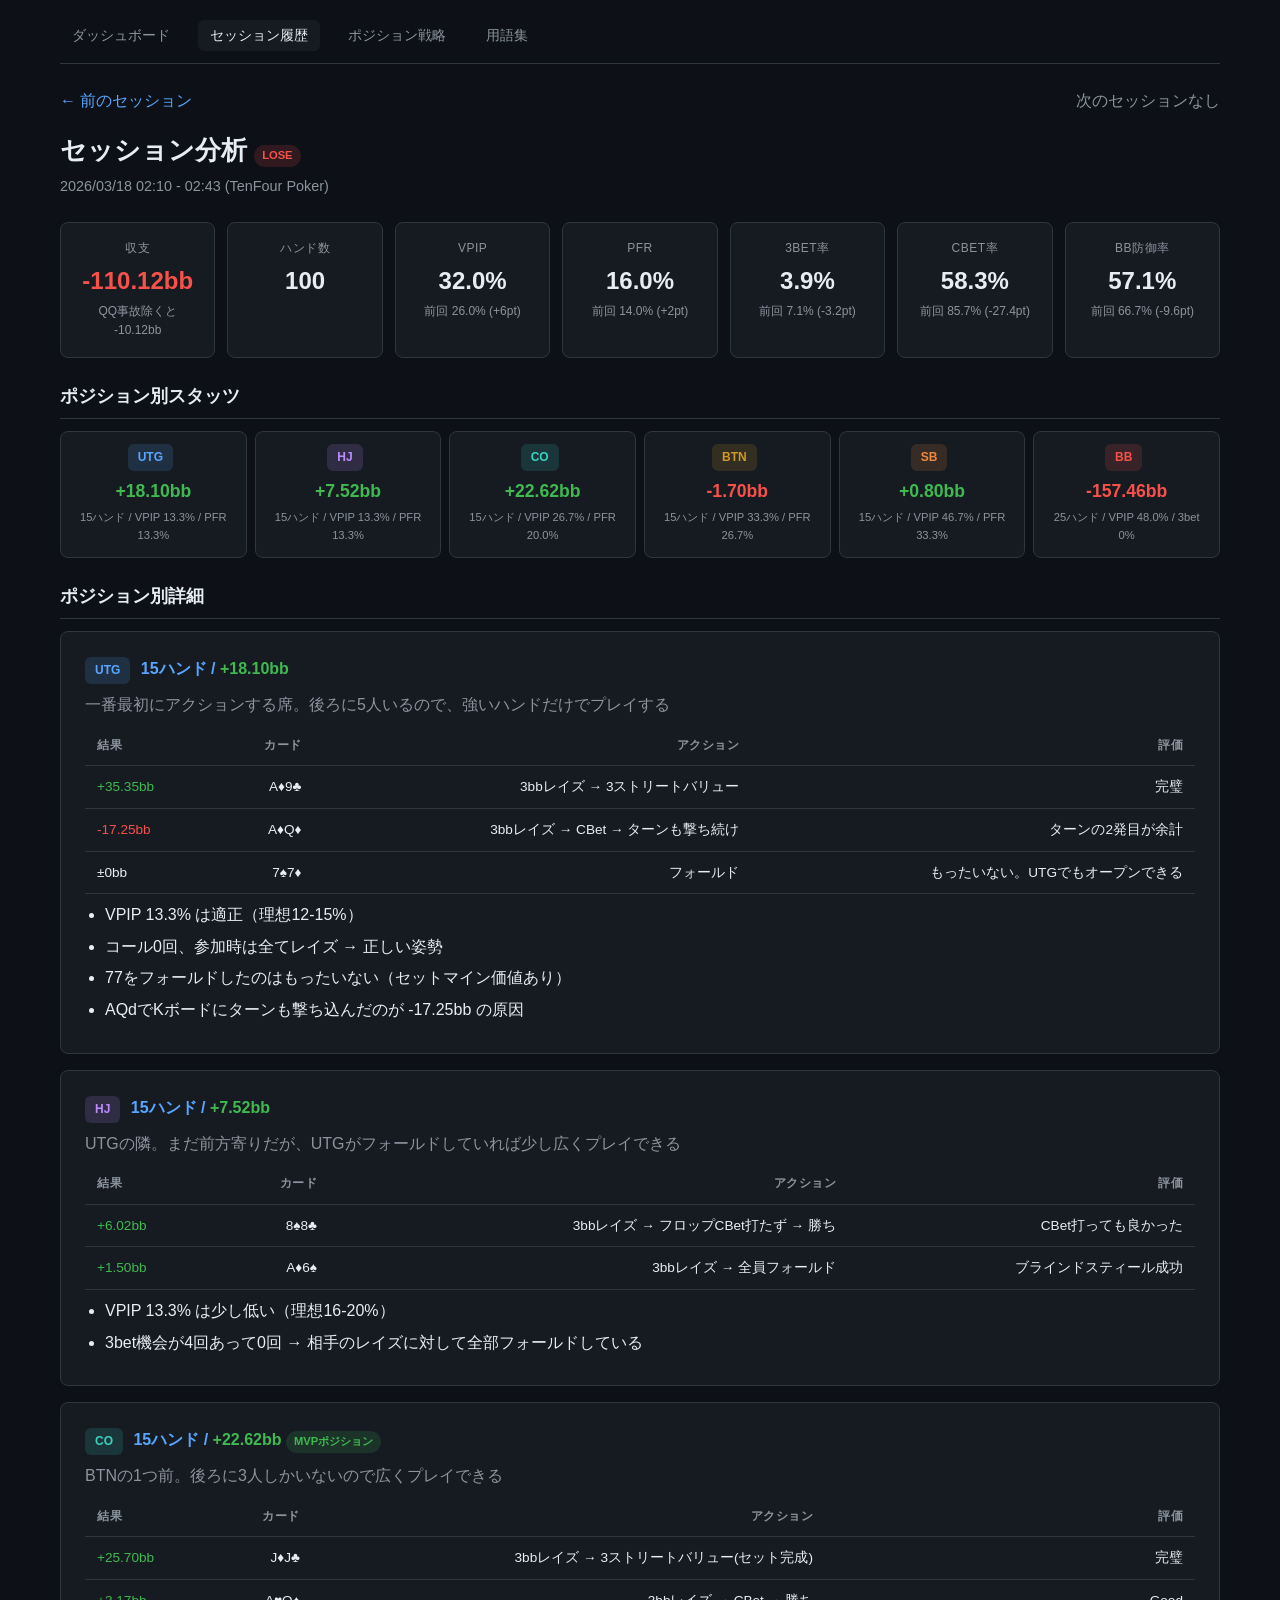
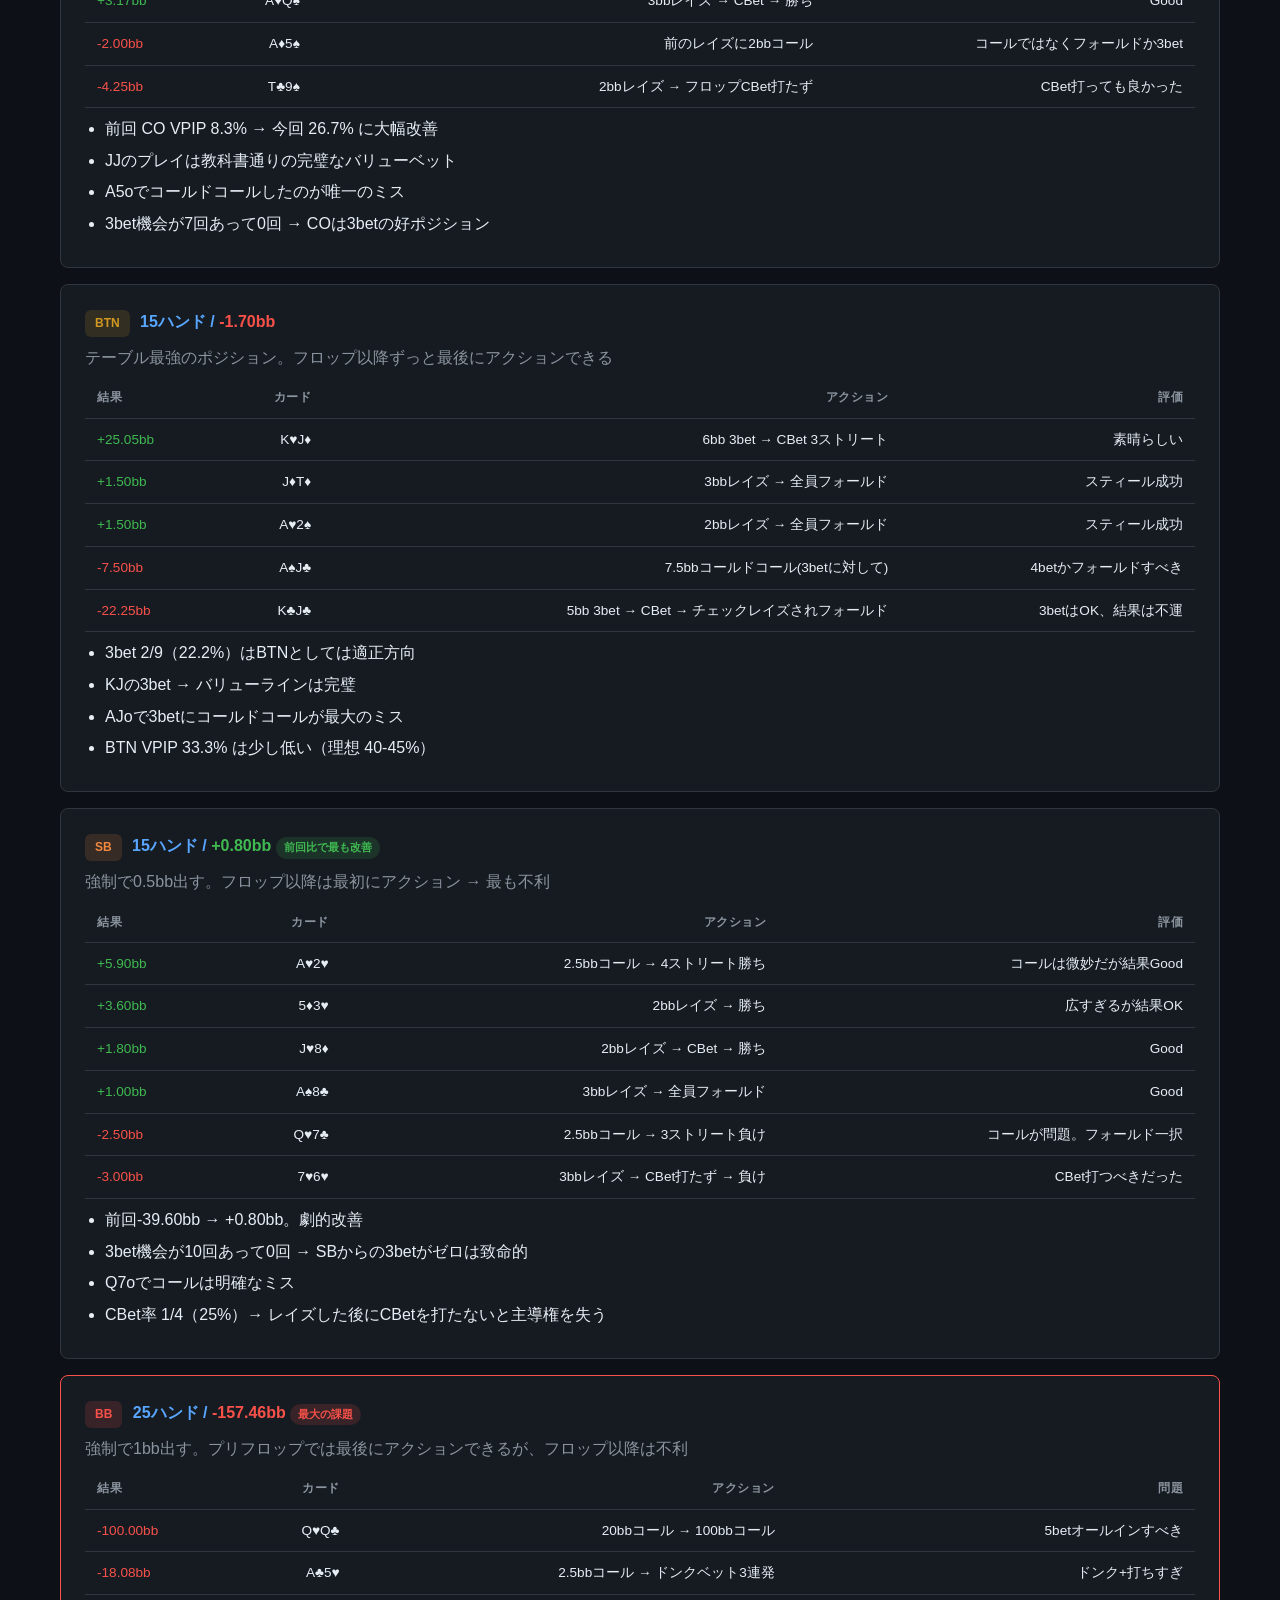
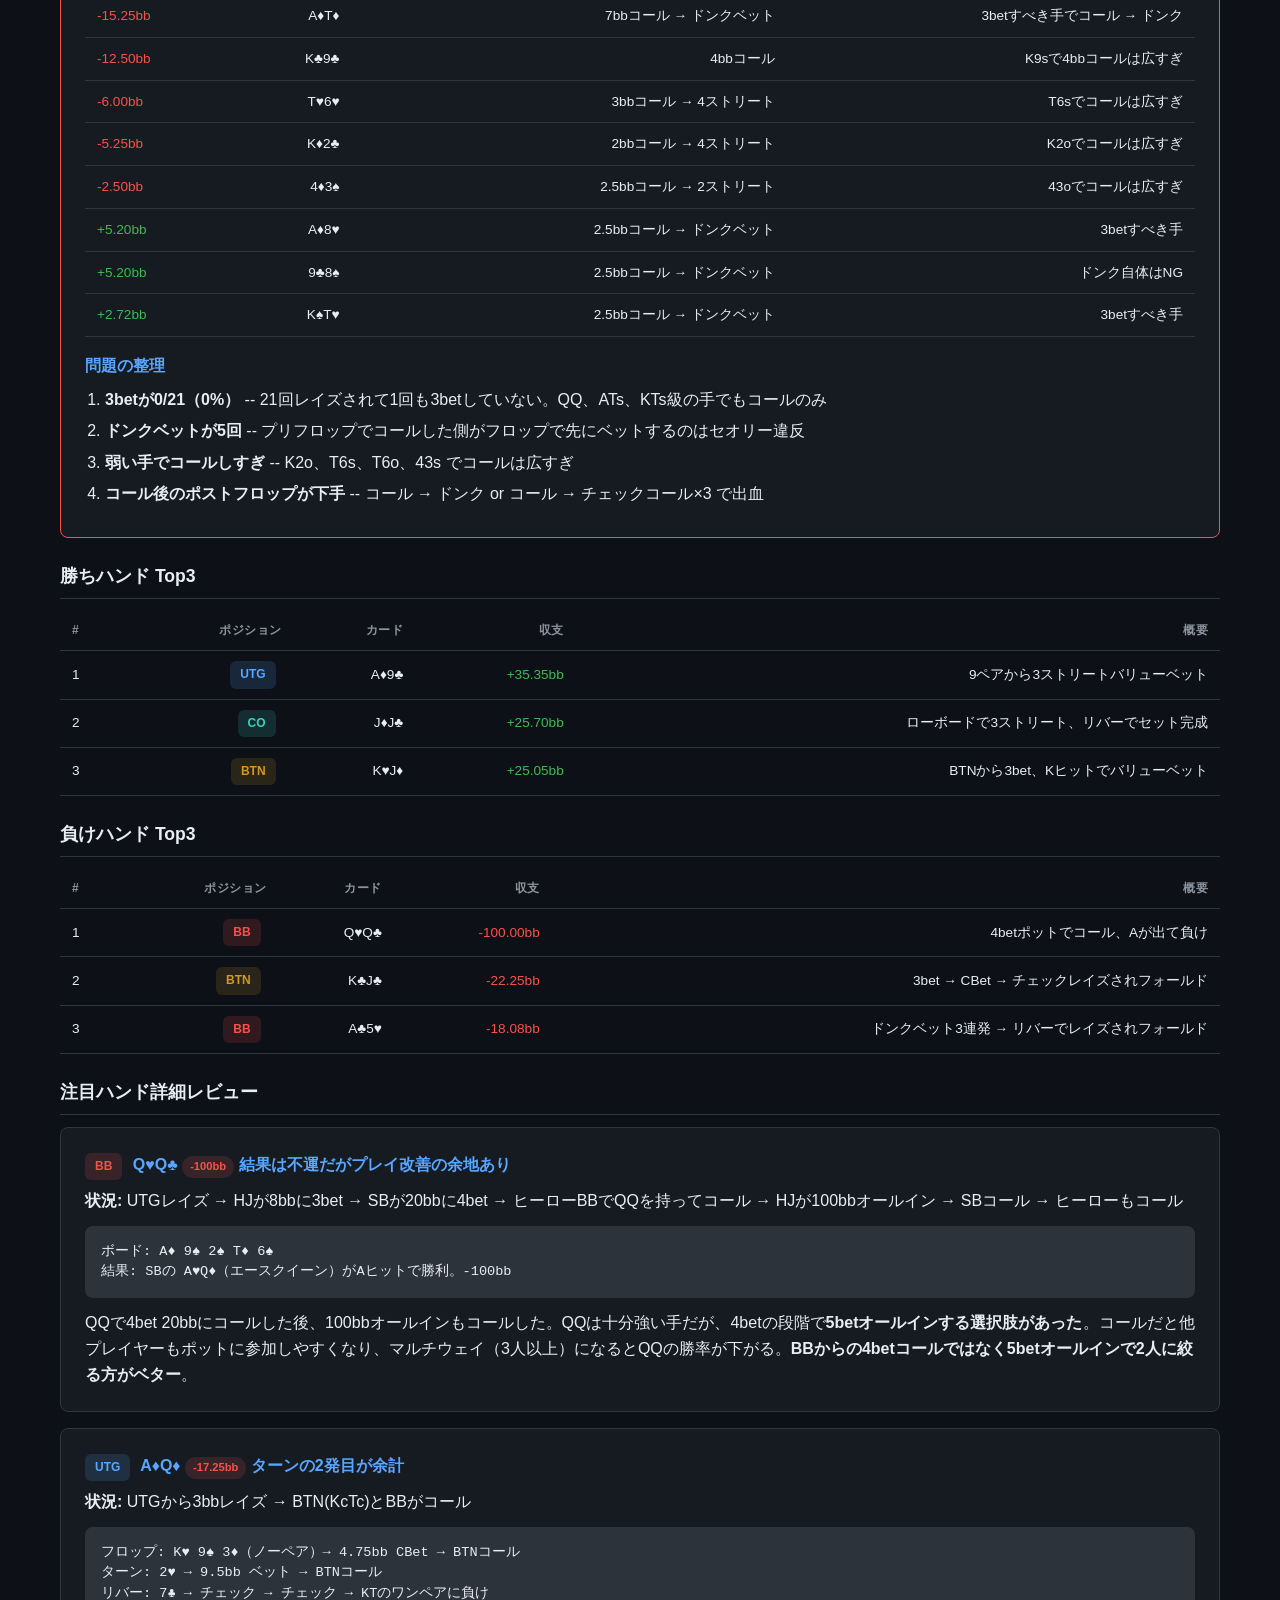
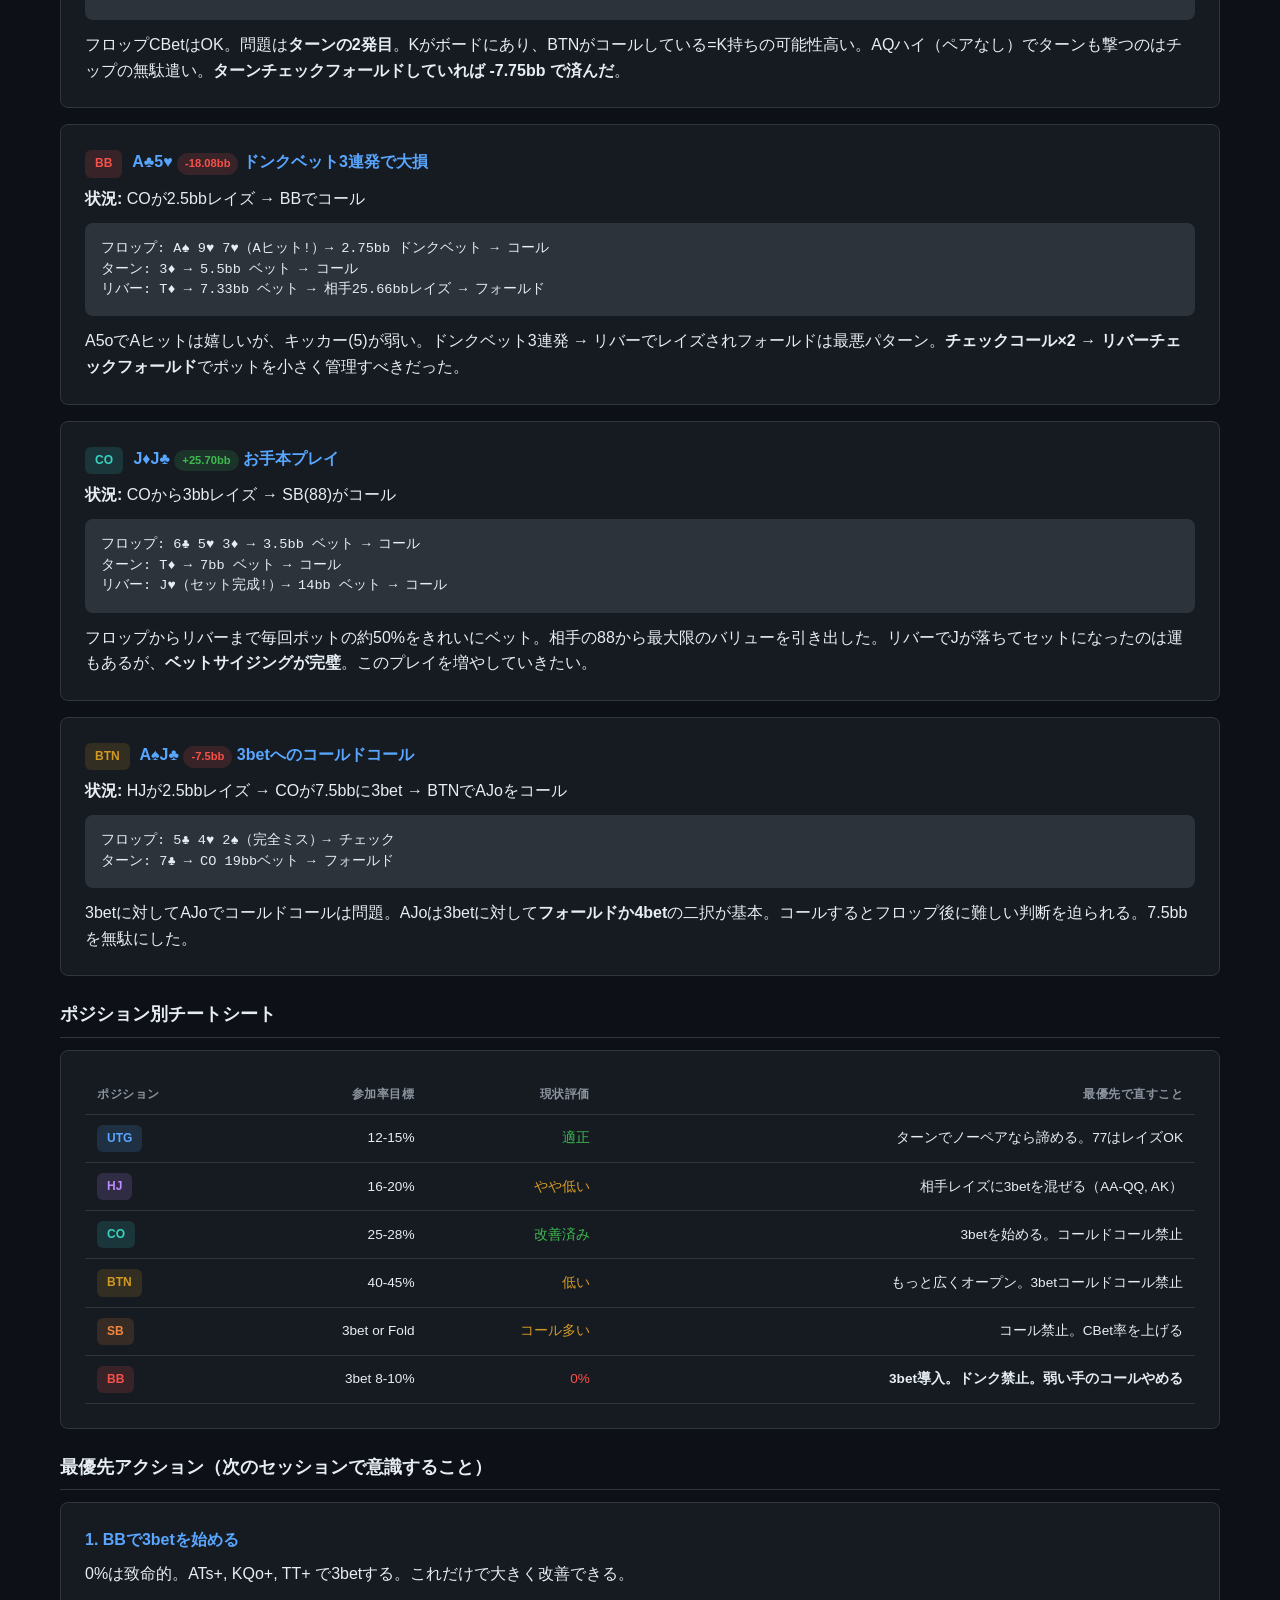
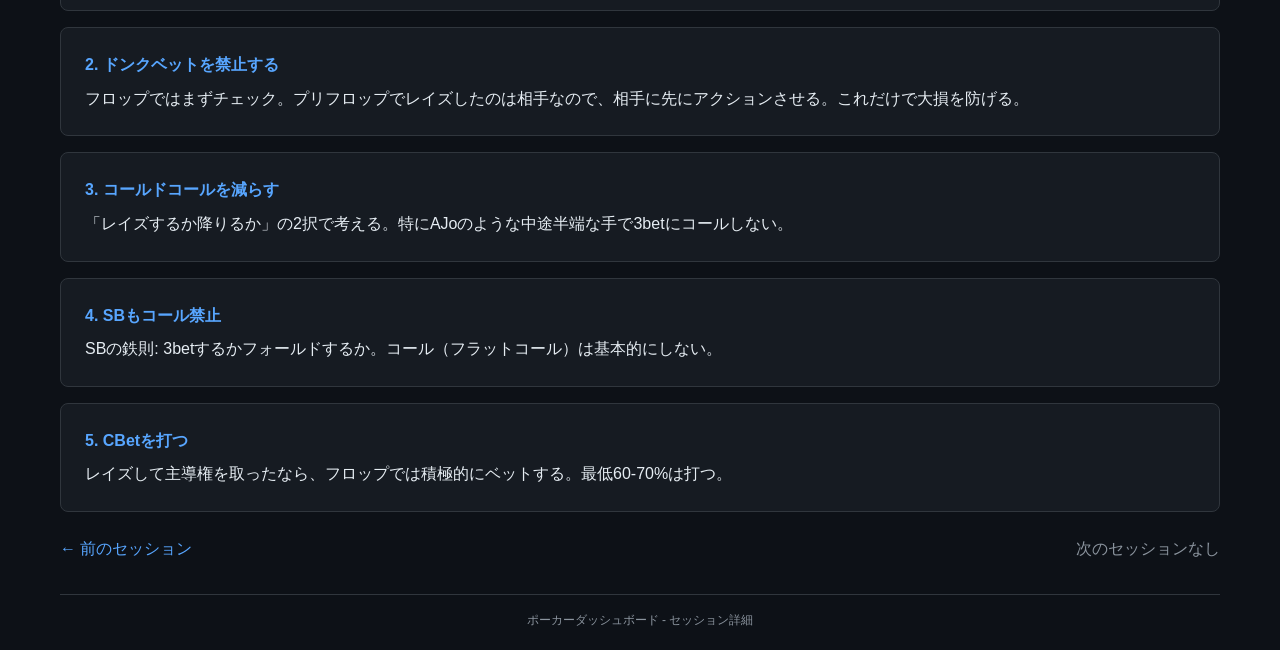
<file: sessions/20260318.html>
<!DOCTYPE html>
<html lang="ja">
<head>
  <meta charset="UTF-8">
  <meta name="viewport" content="width=device-width, initial-scale=1.0">
  <title>セッション 2026/03/18 - ポーカーダッシュボード</title>
  <link rel="stylesheet" href="../style.css?v=3">
</head>
<body>
  <nav>
    <a href="../index.html">ダッシュボード</a>
    <a href="../sessions.html" class="active">セッション履歴</a>
    <a href="../strategy.html">ポジション戦略</a>
    <a href="../glossary.html">用語集</a>
  </nav>

  <div style="display: flex; justify-content: space-between; align-items: center; margin-bottom: 16px;">
    <a href="20260317.html">&larr; 前のセッション</a>
    <span style="color: var(--text-muted);">次のセッションなし</span>
  </div>

  <h1>セッション分析 <span class="tag tag-lose">LOSE</span></h1>
  <p class="subtitle">2026/03/18 02:10 - 02:43 (TenFour Poker)</p>

  <!-- サマリー -->
  <div class="stats-grid">
    <div class="stat-card">
      <div class="label">収支</div>
      <div class="value negative">-110.12bb</div>
      <div class="detail">QQ事故除くと -10.12bb</div>
    </div>
    <div class="stat-card">
      <div class="label">ハンド数</div>
      <div class="value">100</div>
    </div>
    <div class="stat-card has-tooltip" data-tooltip="自分からチップを出してゲームに参加した割合">
      <div class="label">VPIP</div>
      <div class="value">32.0%</div>
      <div class="detail">前回 26.0% (+6pt)</div>
    </div>
    <div class="stat-card has-tooltip" data-tooltip="最初のカード2枚の段階でレイズした割合">
      <div class="label">PFR</div>
      <div class="value">16.0%</div>
      <div class="detail">前回 14.0% (+2pt)</div>
    </div>
    <div class="stat-card has-tooltip" data-tooltip="相手のレイズにさらにレイズし返した割合">
      <div class="label">3bet率</div>
      <div class="value">3.9%</div>
      <div class="detail">前回 7.1% (-3.2pt)</div>
    </div>
    <div class="stat-card has-tooltip" data-tooltip="プリフロップでレイズした人がフロップでも続けてベットした割合">
      <div class="label">CBet率</div>
      <div class="value">58.3%</div>
      <div class="detail">前回 85.7% (-27.4pt)</div>
    </div>
    <div class="stat-card has-tooltip" data-tooltip="BBで相手のレイズに対してフォールドせずに戦った割合">
      <div class="label">BB防御率</div>
      <div class="value">57.1%</div>
      <div class="detail">前回 66.7% (-9.6pt)</div>
    </div>
  </div>

  <!-- ポジション別分析 -->
  <h2 class="section-title">ポジション別スタッツ</h2>

  <div class="pos-grid">
    <div class="pos-card">
      <div class="pos-name"><span class="badge badge-utg">UTG</span></div>
      <div class="pos-bb positive">+18.10bb</div>
      <div class="pos-detail">15ハンド / VPIP 13.3% / PFR 13.3%</div>
    </div>
    <div class="pos-card">
      <div class="pos-name"><span class="badge badge-hj">HJ</span></div>
      <div class="pos-bb positive">+7.52bb</div>
      <div class="pos-detail">15ハンド / VPIP 13.3% / PFR 13.3%</div>
    </div>
    <div class="pos-card">
      <div class="pos-name"><span class="badge badge-co">CO</span></div>
      <div class="pos-bb positive">+22.62bb</div>
      <div class="pos-detail">15ハンド / VPIP 26.7% / PFR 20.0%</div>
    </div>
    <div class="pos-card">
      <div class="pos-name"><span class="badge badge-btn">BTN</span></div>
      <div class="pos-bb negative">-1.70bb</div>
      <div class="pos-detail">15ハンド / VPIP 33.3% / PFR 26.7%</div>
    </div>
    <div class="pos-card">
      <div class="pos-name"><span class="badge badge-sb">SB</span></div>
      <div class="pos-bb positive">+0.80bb</div>
      <div class="pos-detail">15ハンド / VPIP 46.7% / PFR 33.3%</div>
    </div>
    <div class="pos-card">
      <div class="pos-name"><span class="badge badge-bb">BB</span></div>
      <div class="pos-bb negative">-157.46bb</div>
      <div class="pos-detail">25ハンド / VPIP 48.0% / 3bet 0%</div>
    </div>
  </div>

  <!-- ポジション別詳細 -->
  <h2 class="section-title">ポジション別詳細</h2>

  <!-- UTG -->
  <div class="content-card">
    <h3><span class="badge badge-utg">UTG</span> 15ハンド / <span class="positive">+18.10bb</span></h3>
    <p style="color: var(--text-muted); margin-bottom: 8px;">一番最初にアクションする席。後ろに5人いるので、強いハンドだけでプレイする</p>
    <table>
      <thead><tr><th>結果</th><th>カード</th><th>アクション</th><th>評価</th></tr></thead>
      <tbody>
        <tr><td class="positive">+35.35bb</td><td>A&#9830;9&#9827;</td><td>3bbレイズ &rarr; 3ストリートバリュー</td><td>完璧</td></tr>
        <tr><td class="negative">-17.25bb</td><td>A&#9830;Q&#9830;</td><td>3bbレイズ &rarr; CBet &rarr; ターンも撃ち続け</td><td>ターンの2発目が余計</td></tr>
        <tr><td>&#177;0bb</td><td>7&#9824;7&#9830;</td><td>フォールド</td><td>もったいない。UTGでもオープンできる</td></tr>
      </tbody>
    </table>
    <ul style="margin-top: 8px;">
      <li>VPIP 13.3% は適正（理想12-15%）</li>
      <li>コール0回、参加時は全てレイズ &rarr; 正しい姿勢</li>
      <li>77をフォールドしたのはもったいない（セットマイン価値あり）</li>
      <li>AQdでKボードにターンも撃ち込んだのが -17.25bb の原因</li>
    </ul>
  </div>

  <!-- HJ -->
  <div class="content-card">
    <h3><span class="badge badge-hj">HJ</span> 15ハンド / <span class="positive">+7.52bb</span></h3>
    <p style="color: var(--text-muted); margin-bottom: 8px;">UTGの隣。まだ前方寄りだが、UTGがフォールドしていれば少し広くプレイできる</p>
    <table>
      <thead><tr><th>結果</th><th>カード</th><th>アクション</th><th>評価</th></tr></thead>
      <tbody>
        <tr><td class="positive">+6.02bb</td><td>8&#9824;8&#9827;</td><td>3bbレイズ &rarr; フロップCBet打たず &rarr; 勝ち</td><td>CBet打っても良かった</td></tr>
        <tr><td class="positive">+1.50bb</td><td>A&#9830;6&#9824;</td><td>3bbレイズ &rarr; 全員フォールド</td><td>ブラインドスティール成功</td></tr>
      </tbody>
    </table>
    <ul style="margin-top: 8px;">
      <li>VPIP 13.3% は少し低い（理想16-20%）</li>
      <li>3bet機会が4回あって0回 &rarr; 相手のレイズに対して全部フォールドしている</li>
    </ul>
  </div>

  <!-- CO -->
  <div class="content-card">
    <h3><span class="badge badge-co">CO</span> 15ハンド / <span class="positive">+22.62bb</span> <span class="tag tag-win">MVPポジション</span></h3>
    <p style="color: var(--text-muted); margin-bottom: 8px;">BTNの1つ前。後ろに3人しかいないので広くプレイできる</p>
    <table>
      <thead><tr><th>結果</th><th>カード</th><th>アクション</th><th>評価</th></tr></thead>
      <tbody>
        <tr><td class="positive">+25.70bb</td><td>J&#9830;J&#9827;</td><td>3bbレイズ &rarr; 3ストリートバリュー(セット完成)</td><td>完璧</td></tr>
        <tr><td class="positive">+3.17bb</td><td>A&#9829;Q&#9824;</td><td>3bbレイズ &rarr; CBet &rarr; 勝ち</td><td>Good</td></tr>
        <tr><td class="negative">-2.00bb</td><td>A&#9830;5&#9824;</td><td>前のレイズに2bbコール</td><td>コールではなくフォールドか3bet</td></tr>
        <tr><td class="negative">-4.25bb</td><td>T&#9827;9&#9824;</td><td>2bbレイズ &rarr; フロップCBet打たず</td><td>CBet打っても良かった</td></tr>
      </tbody>
    </table>
    <ul style="margin-top: 8px;">
      <li>前回 CO VPIP 8.3% &rarr; 今回 26.7% に大幅改善</li>
      <li>JJのプレイは教科書通りの完璧なバリューベット</li>
      <li>A5oでコールドコールしたのが唯一のミス</li>
      <li>3bet機会が7回あって0回 &rarr; COは3betの好ポジション</li>
    </ul>
  </div>

  <!-- BTN -->
  <div class="content-card">
    <h3><span class="badge badge-btn">BTN</span> 15ハンド / <span class="negative">-1.70bb</span></h3>
    <p style="color: var(--text-muted); margin-bottom: 8px;">テーブル最強のポジション。フロップ以降ずっと最後にアクションできる</p>
    <table>
      <thead><tr><th>結果</th><th>カード</th><th>アクション</th><th>評価</th></tr></thead>
      <tbody>
        <tr><td class="positive">+25.05bb</td><td>K&#9829;J&#9830;</td><td>6bb 3bet &rarr; CBet 3ストリート</td><td>素晴らしい</td></tr>
        <tr><td class="positive">+1.50bb</td><td>J&#9830;T&#9830;</td><td>3bbレイズ &rarr; 全員フォールド</td><td>スティール成功</td></tr>
        <tr><td class="positive">+1.50bb</td><td>A&#9829;2&#9824;</td><td>2bbレイズ &rarr; 全員フォールド</td><td>スティール成功</td></tr>
        <tr><td class="negative">-7.50bb</td><td>A&#9824;J&#9827;</td><td>7.5bbコールドコール(3betに対して)</td><td>4betかフォールドすべき</td></tr>
        <tr><td class="negative">-22.25bb</td><td>K&#9827;J&#9827;</td><td>5bb 3bet &rarr; CBet &rarr; チェックレイズされフォールド</td><td>3betはOK、結果は不運</td></tr>
      </tbody>
    </table>
    <ul style="margin-top: 8px;">
      <li>3bet 2/9（22.2%）はBTNとしては適正方向</li>
      <li>KJの3bet &rarr; バリューラインは完璧</li>
      <li>AJoで3betにコールドコールが最大のミス</li>
      <li>BTN VPIP 33.3% は少し低い（理想 40-45%）</li>
    </ul>
  </div>

  <!-- SB -->
  <div class="content-card">
    <h3><span class="badge badge-sb">SB</span> 15ハンド / <span class="positive">+0.80bb</span> <span class="tag tag-win">前回比で最も改善</span></h3>
    <p style="color: var(--text-muted); margin-bottom: 8px;">強制で0.5bb出す。フロップ以降は最初にアクション &rarr; 最も不利</p>
    <table>
      <thead><tr><th>結果</th><th>カード</th><th>アクション</th><th>評価</th></tr></thead>
      <tbody>
        <tr><td class="positive">+5.90bb</td><td>A&#9829;2&#9829;</td><td>2.5bbコール &rarr; 4ストリート勝ち</td><td>コールは微妙だが結果Good</td></tr>
        <tr><td class="positive">+3.60bb</td><td>5&#9830;3&#9829;</td><td>2bbレイズ &rarr; 勝ち</td><td>広すぎるが結果OK</td></tr>
        <tr><td class="positive">+1.80bb</td><td>J&#9829;8&#9830;</td><td>2bbレイズ &rarr; CBet &rarr; 勝ち</td><td>Good</td></tr>
        <tr><td class="positive">+1.00bb</td><td>A&#9824;8&#9827;</td><td>3bbレイズ &rarr; 全員フォールド</td><td>Good</td></tr>
        <tr><td class="negative">-2.50bb</td><td>Q&#9829;7&#9827;</td><td>2.5bbコール &rarr; 3ストリート負け</td><td>コールが問題。フォールド一択</td></tr>
        <tr><td class="negative">-3.00bb</td><td>7&#9829;6&#9829;</td><td>3bbレイズ &rarr; CBet打たず &rarr; 負け</td><td>CBet打つべきだった</td></tr>
      </tbody>
    </table>
    <ul style="margin-top: 8px;">
      <li>前回-39.60bb &rarr; +0.80bb。劇的改善</li>
      <li>3bet機会が10回あって0回 &rarr; SBからの3betがゼロは致命的</li>
      <li>Q7oでコールは明確なミス</li>
      <li>CBet率 1/4（25%）&rarr; レイズした後にCBetを打たないと主導権を失う</li>
    </ul>
  </div>

  <!-- BB -->
  <div class="content-card" style="border-color: var(--red);">
    <h3><span class="badge badge-bb">BB</span> 25ハンド / <span class="negative">-157.46bb</span> <span class="tag tag-lose">最大の課題</span></h3>
    <p style="color: var(--text-muted); margin-bottom: 8px;">強制で1bb出す。プリフロップでは最後にアクションできるが、フロップ以降は不利</p>
    <table>
      <thead><tr><th>結果</th><th>カード</th><th>アクション</th><th>問題</th></tr></thead>
      <tbody>
        <tr><td class="negative">-100.00bb</td><td>Q&#9829;Q&#9827;</td><td>20bbコール &rarr; 100bbコール</td><td>5betオールインすべき</td></tr>
        <tr><td class="negative">-18.08bb</td><td>A&#9827;5&#9829;</td><td>2.5bbコール &rarr; ドンクベット3連発</td><td>ドンク+打ちすぎ</td></tr>
        <tr><td class="negative">-15.25bb</td><td>A&#9830;T&#9830;</td><td>7bbコール &rarr; ドンクベット</td><td>3betすべき手でコール &rarr; ドンク</td></tr>
        <tr><td class="negative">-12.50bb</td><td>K&#9827;9&#9827;</td><td>4bbコール</td><td>K9sで4bbコールは広すぎ</td></tr>
        <tr><td class="negative">-6.00bb</td><td>T&#9829;6&#9829;</td><td>3bbコール &rarr; 4ストリート</td><td>T6sでコールは広すぎ</td></tr>
        <tr><td class="negative">-5.25bb</td><td>K&#9830;2&#9827;</td><td>2bbコール &rarr; 4ストリート</td><td>K2oでコールは広すぎ</td></tr>
        <tr><td class="negative">-2.50bb</td><td>4&#9830;3&#9824;</td><td>2.5bbコール &rarr; 2ストリート</td><td>43oでコールは広すぎ</td></tr>
        <tr><td class="positive">+5.20bb</td><td>A&#9830;8&#9829;</td><td>2.5bbコール &rarr; ドンクベット</td><td>3betすべき手</td></tr>
        <tr><td class="positive">+5.20bb</td><td>9&#9827;8&#9824;</td><td>2.5bbコール &rarr; ドンクベット</td><td>ドンク自体はNG</td></tr>
        <tr><td class="positive">+2.72bb</td><td>K&#9824;T&#9829;</td><td>2.5bbコール &rarr; ドンクベット</td><td>3betすべき手</td></tr>
      </tbody>
    </table>

    <h3 style="margin-top: 16px;">問題の整理</h3>
    <ol>
      <li><strong>3betが0/21（0%）</strong> -- 21回レイズされて1回も3betしていない。QQ、ATs、KTs級の手でもコールのみ</li>
      <li><strong>ドンクベットが5回</strong> -- プリフロップでコールした側がフロップで先にベットするのはセオリー違反</li>
      <li><strong>弱い手でコールしすぎ</strong> -- K2o、T6s、T6o、43s でコールは広すぎ</li>
      <li><strong>コール後のポストフロップが下手</strong> -- コール &rarr; ドンク or コール &rarr; チェックコール&times;3 で出血</li>
    </ol>
  </div>

  <!-- 勝ち/負けハンド Top3 -->
  <h2 class="section-title">勝ちハンド Top3</h2>
  <table>
    <thead><tr><th>#</th><th>ポジション</th><th>カード</th><th>収支</th><th>概要</th></tr></thead>
    <tbody>
      <tr><td>1</td><td><span class="badge badge-utg">UTG</span></td><td>A&#9830;9&#9827;</td><td class="positive">+35.35bb</td><td>9ペアから3ストリートバリューベット</td></tr>
      <tr><td>2</td><td><span class="badge badge-co">CO</span></td><td>J&#9830;J&#9827;</td><td class="positive">+25.70bb</td><td>ローボードで3ストリート、リバーでセット完成</td></tr>
      <tr><td>3</td><td><span class="badge badge-btn">BTN</span></td><td>K&#9829;J&#9830;</td><td class="positive">+25.05bb</td><td>BTNから3bet、Kヒットでバリューベット</td></tr>
    </tbody>
  </table>

  <h2 class="section-title">負けハンド Top3</h2>
  <table>
    <thead><tr><th>#</th><th>ポジション</th><th>カード</th><th>収支</th><th>概要</th></tr></thead>
    <tbody>
      <tr><td>1</td><td><span class="badge badge-bb">BB</span></td><td>Q&#9829;Q&#9827;</td><td class="negative">-100.00bb</td><td>4betポットでコール、Aが出て負け</td></tr>
      <tr><td>2</td><td><span class="badge badge-btn">BTN</span></td><td>K&#9827;J&#9827;</td><td class="negative">-22.25bb</td><td>3bet &rarr; CBet &rarr; チェックレイズされフォールド</td></tr>
      <tr><td>3</td><td><span class="badge badge-bb">BB</span></td><td>A&#9827;5&#9829;</td><td class="negative">-18.08bb</td><td>ドンクベット3連発 &rarr; リバーでレイズされフォールド</td></tr>
    </tbody>
  </table>

  <!-- 注目ハンド レビュー -->
  <h2 class="section-title">注目ハンド詳細レビュー</h2>

  <div class="content-card">
    <h3><span class="badge badge-bb">BB</span> Q&#9829;Q&#9827; <span class="tag tag-lose">-100bb</span> 結果は不運だがプレイ改善の余地あり</h3>
    <p><strong>状況:</strong> UTGレイズ &rarr; HJが8bbに3bet &rarr; SBが20bbに4bet &rarr; ヒーローBBでQQを持ってコール &rarr; HJが100bbオールイン &rarr; SBコール &rarr; ヒーローもコール</p>
    <pre>ボード: A&#9830; 9&#9824; 2&#9824; T&#9830; 6&#9824;
結果: SBの A&#9829;Q&#9830;（エースクイーン）がAヒットで勝利。-100bb</pre>
    <p>QQで4bet 20bbにコールした後、100bbオールインもコールした。QQは十分強い手だが、4betの段階で<strong>5betオールインする選択肢があった</strong>。コールだと他プレイヤーもポットに参加しやすくなり、マルチウェイ（3人以上）になるとQQの勝率が下がる。<strong>BBからの4betコールではなく5betオールインで2人に絞る方がベター</strong>。</p>
  </div>

  <div class="content-card">
    <h3><span class="badge badge-utg">UTG</span> A&#9830;Q&#9830; <span class="tag tag-lose">-17.25bb</span> ターンの2発目が余計</h3>
    <p><strong>状況:</strong> UTGから3bbレイズ &rarr; BTN(KcTc)とBBがコール</p>
    <pre>フロップ: K&#9829; 9&#9824; 3&#9830;（ノーペア）&rarr; 4.75bb CBet &rarr; BTNコール
ターン: 2&#9829; &rarr; 9.5bb ベット &rarr; BTNコール
リバー: 7&#9827; &rarr; チェック &rarr; チェック &rarr; KTのワンペアに負け</pre>
    <p>フロップCBetはOK。問題は<strong>ターンの2発目</strong>。Kがボードにあり、BTNがコールしている=K持ちの可能性高い。AQハイ（ペアなし）でターンも撃つのはチップの無駄遣い。<strong>ターンチェックフォールドしていれば -7.75bb で済んだ</strong>。</p>
  </div>

  <div class="content-card">
    <h3><span class="badge badge-bb">BB</span> A&#9827;5&#9829; <span class="tag tag-lose">-18.08bb</span> ドンクベット3連発で大損</h3>
    <p><strong>状況:</strong> COが2.5bbレイズ &rarr; BBでコール</p>
    <pre>フロップ: A&#9824; 9&#9829; 7&#9829;（Aヒット!）&rarr; 2.75bb ドンクベット &rarr; コール
ターン: 3&#9830; &rarr; 5.5bb ベット &rarr; コール
リバー: T&#9830; &rarr; 7.33bb ベット &rarr; 相手25.66bbレイズ &rarr; フォールド</pre>
    <p>A5oでAヒットは嬉しいが、キッカー(5)が弱い。ドンクベット3連発 &rarr; リバーでレイズされフォールドは最悪パターン。<strong>チェックコール&times;2 &rarr; リバーチェックフォールド</strong>でポットを小さく管理すべきだった。</p>
  </div>

  <div class="content-card">
    <h3><span class="badge badge-co">CO</span> J&#9830;J&#9827; <span class="tag tag-win">+25.70bb</span> お手本プレイ</h3>
    <p><strong>状況:</strong> COから3bbレイズ &rarr; SB(88)がコール</p>
    <pre>フロップ: 6&#9827; 5&#9829; 3&#9830; &rarr; 3.5bb ベット &rarr; コール
ターン: T&#9830; &rarr; 7bb ベット &rarr; コール
リバー: J&#9829;（セット完成!）&rarr; 14bb ベット &rarr; コール</pre>
    <p>フロップからリバーまで毎回ポットの約50%をきれいにベット。相手の88から最大限のバリューを引き出した。リバーでJが落ちてセットになったのは運もあるが、<strong>ベットサイジングが完璧</strong>。このプレイを増やしていきたい。</p>
  </div>

  <div class="content-card">
    <h3><span class="badge badge-btn">BTN</span> A&#9824;J&#9827; <span class="tag tag-lose">-7.5bb</span> 3betへのコールドコール</h3>
    <p><strong>状況:</strong> HJが2.5bbレイズ &rarr; COが7.5bbに3bet &rarr; BTNでAJoをコール</p>
    <pre>フロップ: 5&#9827; 4&#9829; 2&#9824;（完全ミス）&rarr; チェック
ターン: 7&#9827; &rarr; CO 19bbベット &rarr; フォールド</pre>
    <p>3betに対してAJoでコールドコールは問題。AJoは3betに対して<strong>フォールドか4bet</strong>の二択が基本。コールするとフロップ後に難しい判断を迫られる。7.5bbを無駄にした。</p>
  </div>

  <!-- アドバイス -->
  <h2 class="section-title">ポジション別チートシート</h2>

  <div class="content-card">
    <table>
      <thead><tr><th>ポジション</th><th>参加率目標</th><th>現状評価</th><th>最優先で直すこと</th></tr></thead>
      <tbody>
        <tr><td><span class="badge badge-utg">UTG</span></td><td>12-15%</td><td class="positive">適正</td><td>ターンでノーペアなら諦める。77はレイズOK</td></tr>
        <tr><td><span class="badge badge-hj">HJ</span></td><td>16-20%</td><td style="color: var(--orange);">やや低い</td><td>相手レイズに3betを混ぜる（AA-QQ, AK）</td></tr>
        <tr><td><span class="badge badge-co">CO</span></td><td>25-28%</td><td class="positive">改善済み</td><td>3betを始める。コールドコール禁止</td></tr>
        <tr><td><span class="badge badge-btn">BTN</span></td><td>40-45%</td><td style="color: var(--orange);">低い</td><td>もっと広くオープン。3betコールドコール禁止</td></tr>
        <tr><td><span class="badge badge-sb">SB</span></td><td>3bet or Fold</td><td style="color: var(--orange);">コール多い</td><td>コール禁止。CBet率を上げる</td></tr>
        <tr><td><span class="badge badge-bb">BB</span></td><td>3bet 8-10%</td><td class="negative">0%</td><td><strong>3bet導入。ドンク禁止。弱い手のコールやめる</strong></td></tr>
      </tbody>
    </table>
  </div>

  <h2 class="section-title">最優先アクション（次のセッションで意識すること）</h2>

  <div class="content-card">
    <h3>1. BBで3betを始める</h3>
    <p>0%は致命的。ATs+, KQo+, TT+ で3betする。これだけで大きく改善できる。</p>
  </div>

  <div class="content-card">
    <h3>2. ドンクベットを禁止する</h3>
    <p>フロップではまずチェック。プリフロップでレイズしたのは相手なので、相手に先にアクションさせる。これだけで大損を防げる。</p>
  </div>

  <div class="content-card">
    <h3>3. コールドコールを減らす</h3>
    <p>「レイズするか降りるか」の2択で考える。特にAJoのような中途半端な手で3betにコールしない。</p>
  </div>

  <div class="content-card">
    <h3>4. SBもコール禁止</h3>
    <p>SBの鉄則: 3betするかフォールドするか。コール（フラットコール）は基本的にしない。</p>
  </div>

  <div class="content-card">
    <h3>5. CBetを打つ</h3>
    <p>レイズして主導権を取ったなら、フロップでは積極的にベットする。最低60-70%は打つ。</p>
  </div>

  <div style="display: flex; justify-content: space-between; align-items: center; margin-top: 24px;">
    <a href="20260317.html">&larr; 前のセッション</a>
    <span style="color: var(--text-muted);">次のセッションなし</span>
  </div>

  <div class="footer">ポーカーダッシュボード - セッション詳細</div>
</body>
</html>
</file>
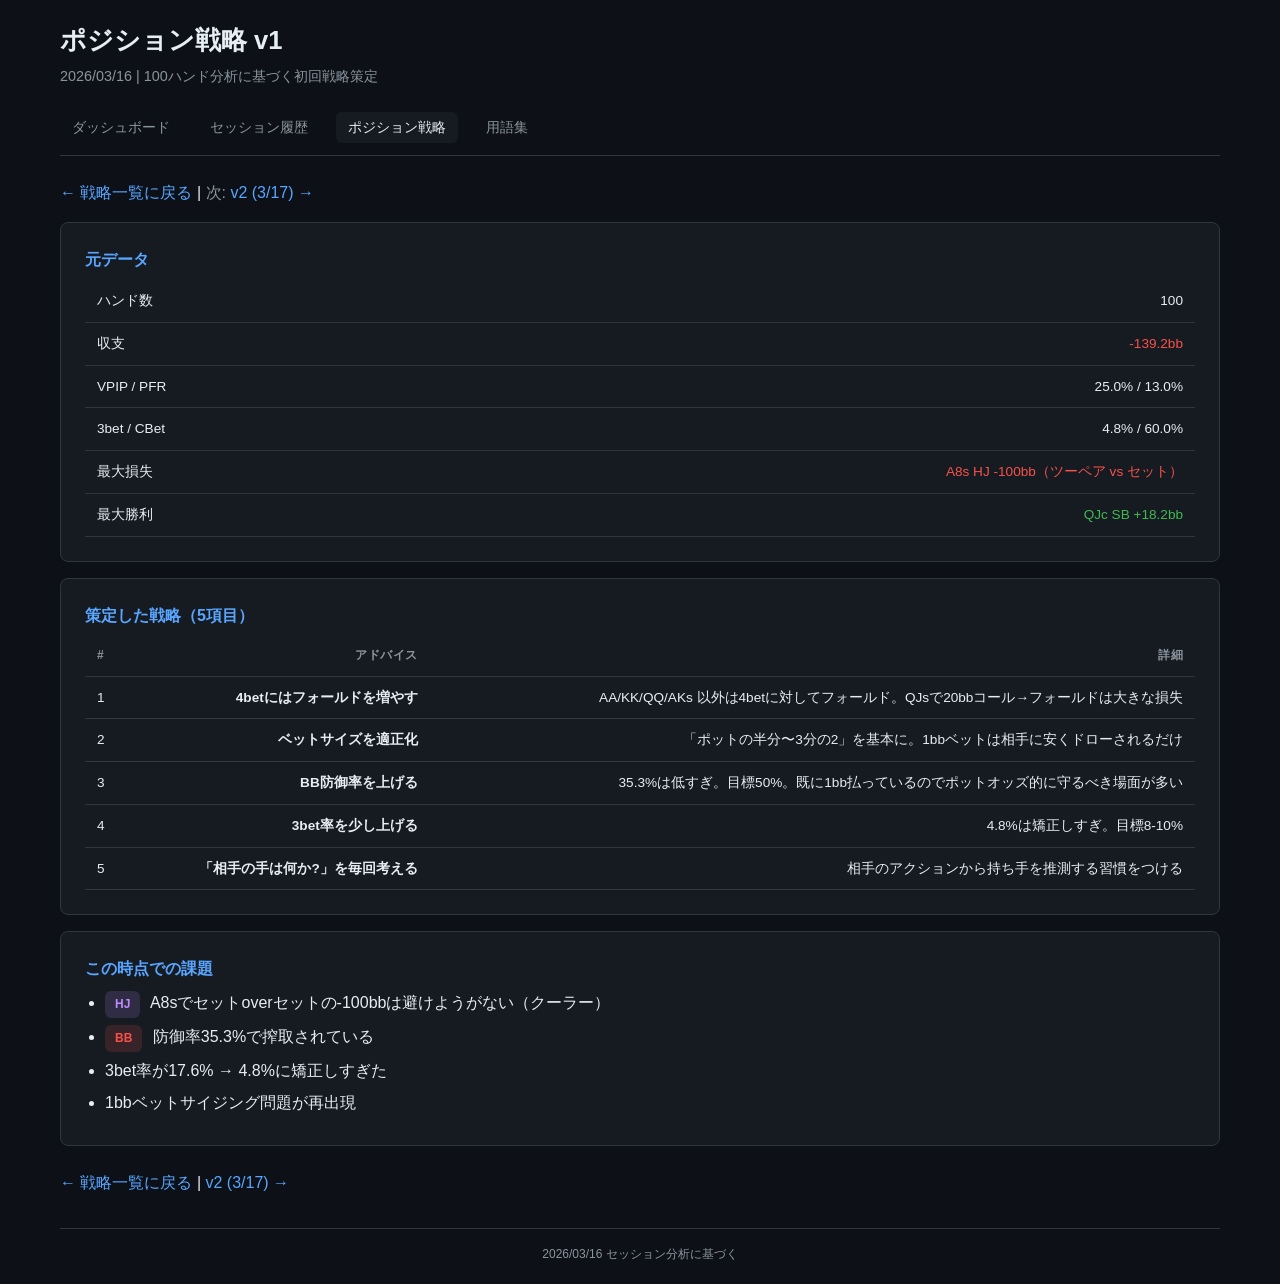
<file: strategy/20260316.html>
<!DOCTYPE html>
<html lang="ja">
<head>
  <meta charset="UTF-8">
  <meta name="viewport" content="width=device-width, initial-scale=1.0">
  <title>ポジション戦略 v1 (3/16) | oyasumipan Poker</title>
  <link rel="stylesheet" href="../style.css?v=3">
</head>
<body>
  <h1>ポジション戦略 v1</h1>
  <p class="subtitle">2026/03/16 | 100ハンド分析に基づく初回戦略策定</p>
  <nav>
    <a href="../index.html">ダッシュボード</a>
    <a href="../sessions.html">セッション履歴</a>
    <a href="../strategy.html" class="active">ポジション戦略</a>
    <a href="../glossary.html">用語集</a>
  </nav>

  <p style="margin-bottom:16px"><a href="../strategy.html">&larr; 戦略一覧に戻る</a> | <span style="color:var(--text-muted)">次: </span><a href="20260317.html">v2 (3/17) &rarr;</a></p>

  <div class="content-card">
    <h3>元データ</h3>
    <table>
      <tr><td>ハンド数</td><td>100</td></tr>
      <tr><td>収支</td><td class="negative">-139.2bb</td></tr>
      <tr><td>VPIP / PFR</td><td>25.0% / 13.0%</td></tr>
      <tr><td>3bet / CBet</td><td>4.8% / 60.0%</td></tr>
      <tr><td>最大損失</td><td class="negative">A8s HJ -100bb（ツーペア vs セット）</td></tr>
      <tr><td>最大勝利</td><td class="positive">QJc SB +18.2bb</td></tr>
    </table>
  </div>

  <div class="content-card">
    <h3>策定した戦略（5項目）</h3>
    <table>
      <thead><tr><th>#</th><th>アドバイス</th><th>詳細</th></tr></thead>
      <tbody>
        <tr><td>1</td><td><strong>4betにはフォールドを増やす</strong></td><td>AA/KK/QQ/AKs 以外は4betに対してフォールド。QJsで20bbコール→フォールドは大きな損失</td></tr>
        <tr><td>2</td><td><strong>ベットサイズを適正化</strong></td><td>「ポットの半分〜3分の2」を基本に。1bbベットは相手に安くドローされるだけ</td></tr>
        <tr><td>3</td><td><strong>BB防御率を上げる</strong></td><td>35.3%は低すぎ。目標50%。既に1bb払っているのでポットオッズ的に守るべき場面が多い</td></tr>
        <tr><td>4</td><td><strong>3bet率を少し上げる</strong></td><td>4.8%は矯正しすぎ。目標8-10%</td></tr>
        <tr><td>5</td><td><strong>「相手の手は何か?」を毎回考える</strong></td><td>相手のアクションから持ち手を推測する習慣をつける</td></tr>
      </tbody>
    </table>
  </div>

  <div class="content-card">
    <h3>この時点での課題</h3>
    <ul>
      <li><span class="badge badge-hj">HJ</span> A8sでセットoverセットの-100bbは避けようがない（クーラー）</li>
      <li><span class="badge badge-bb">BB</span> 防御率35.3%で搾取されている</li>
      <li>3bet率が17.6% → 4.8%に矯正しすぎた</li>
      <li>1bbベットサイジング問題が再出現</li>
    </ul>
  </div>

  <p style="margin-top:24px"><a href="../strategy.html">&larr; 戦略一覧に戻る</a> | <a href="20260317.html">v2 (3/17) &rarr;</a></p>
  <div class="footer">2026/03/16 セッション分析に基づく</div>
</body>
</html>
</file>
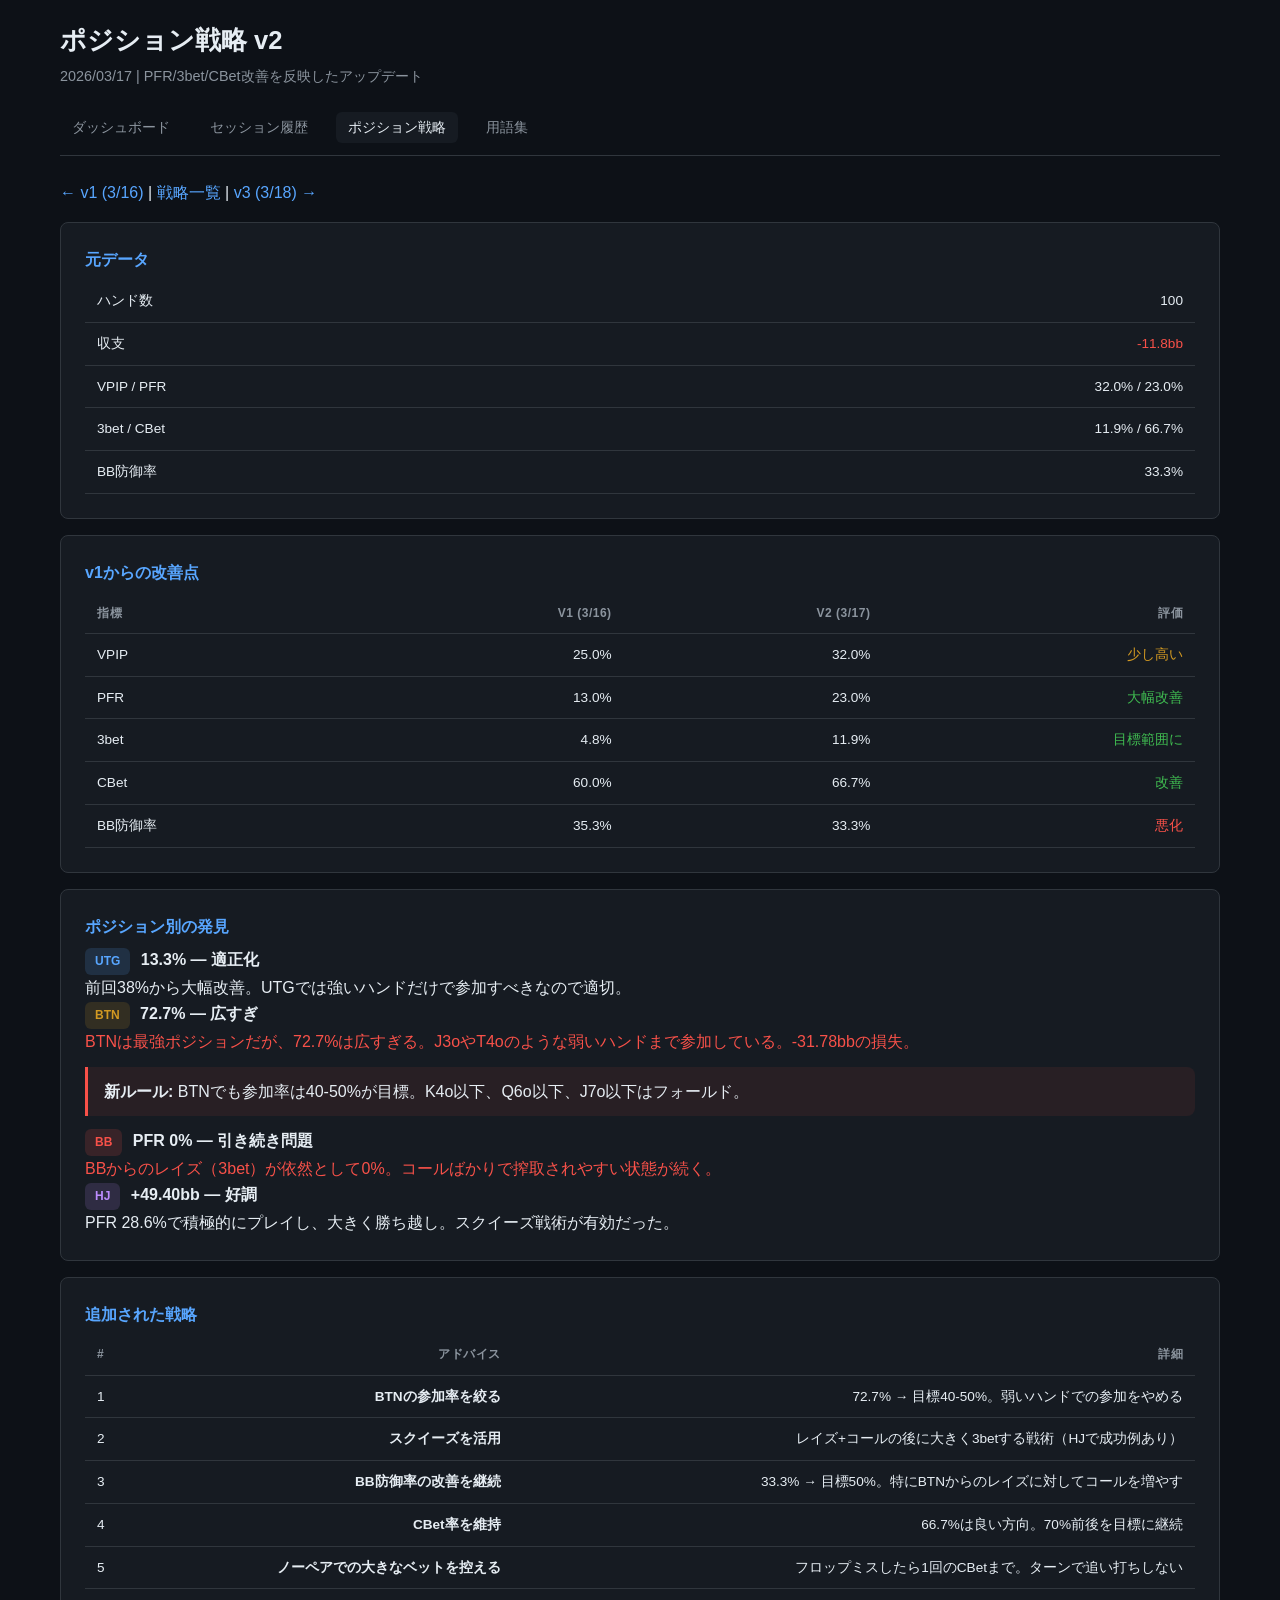
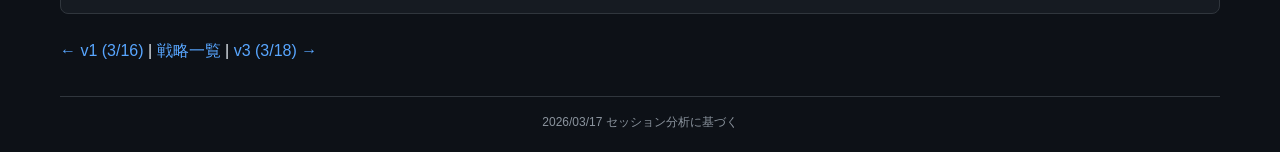
<file: strategy/20260317.html>
<!DOCTYPE html>
<html lang="ja">
<head>
  <meta charset="UTF-8">
  <meta name="viewport" content="width=device-width, initial-scale=1.0">
  <title>ポジション戦略 v2 (3/17) | oyasumipan Poker</title>
  <link rel="stylesheet" href="../style.css?v=3">
</head>
<body>
  <h1>ポジション戦略 v2</h1>
  <p class="subtitle">2026/03/17 | PFR/3bet/CBet改善を反映したアップデート</p>
  <nav>
    <a href="../index.html">ダッシュボード</a>
    <a href="../sessions.html">セッション履歴</a>
    <a href="../strategy.html" class="active">ポジション戦略</a>
    <a href="../glossary.html">用語集</a>
  </nav>

  <p style="margin-bottom:16px"><a href="20260316.html">&larr; v1 (3/16)</a> | <a href="../strategy.html">戦略一覧</a> | <a href="20260318.html">v3 (3/18) &rarr;</a></p>

  <div class="content-card">
    <h3>元データ</h3>
    <table>
      <tr><td>ハンド数</td><td>100</td></tr>
      <tr><td>収支</td><td class="negative">-11.8bb</td></tr>
      <tr><td>VPIP / PFR</td><td>32.0% / 23.0%</td></tr>
      <tr><td>3bet / CBet</td><td>11.9% / 66.7%</td></tr>
      <tr><td>BB防御率</td><td>33.3%</td></tr>
    </table>
  </div>

  <div class="content-card">
    <h3>v1からの改善点</h3>
    <table>
      <thead><tr><th>指標</th><th>v1 (3/16)</th><th>v2 (3/17)</th><th>評価</th></tr></thead>
      <tbody>
        <tr><td>VPIP</td><td>25.0%</td><td>32.0%</td><td style="color:var(--orange)">少し高い</td></tr>
        <tr><td>PFR</td><td>13.0%</td><td>23.0%</td><td class="positive">大幅改善</td></tr>
        <tr><td>3bet</td><td>4.8%</td><td>11.9%</td><td class="positive">目標範囲に</td></tr>
        <tr><td>CBet</td><td>60.0%</td><td>66.7%</td><td class="positive">改善</td></tr>
        <tr><td>BB防御率</td><td>35.3%</td><td>33.3%</td><td class="negative">悪化</td></tr>
      </tbody>
    </table>
  </div>

  <div class="content-card">
    <h3>ポジション別の発見</h3>

    <h4><span class="badge badge-utg">UTG</span> 13.3% &mdash; 適正化</h4>
    <p>前回38%から大幅改善。UTGでは強いハンドだけで参加すべきなので適切。</p>

    <h4><span class="badge badge-btn">BTN</span> 72.7% &mdash; 広すぎ</h4>
    <p class="negative">BTNは最強ポジションだが、72.7%は広すぎる。J3oやT4oのような弱いハンドまで参加している。-31.78bbの損失。</p>
    <div class="warning-box" style="background:rgba(248,81,73,0.08);border-left:3px solid var(--red);padding:12px 16px;border-radius:0 8px 8px 0;margin:12px 0">
      <strong>新ルール:</strong> BTNでも参加率は40-50%が目標。K4o以下、Q6o以下、J7o以下はフォールド。
    </div>

    <h4><span class="badge badge-bb">BB</span> PFR 0% &mdash; 引き続き問題</h4>
    <p class="negative">BBからのレイズ（3bet）が依然として0%。コールばかりで搾取されやすい状態が続く。</p>

    <h4><span class="badge badge-hj">HJ</span> +49.40bb &mdash; 好調</h4>
    <p>PFR 28.6%で積極的にプレイし、大きく勝ち越し。スクイーズ戦術が有効だった。</p>
  </div>

  <div class="content-card">
    <h3>追加された戦略</h3>
    <table>
      <thead><tr><th>#</th><th>アドバイス</th><th>詳細</th></tr></thead>
      <tbody>
        <tr><td>1</td><td><strong>BTNの参加率を絞る</strong></td><td>72.7% → 目標40-50%。弱いハンドでの参加をやめる</td></tr>
        <tr><td>2</td><td><strong>スクイーズを活用</strong></td><td>レイズ+コールの後に大きく3betする戦術（HJで成功例あり）</td></tr>
        <tr><td>3</td><td><strong>BB防御率の改善を継続</strong></td><td>33.3% → 目標50%。特にBTNからのレイズに対してコールを増やす</td></tr>
        <tr><td>4</td><td><strong>CBet率を維持</strong></td><td>66.7%は良い方向。70%前後を目標に継続</td></tr>
        <tr><td>5</td><td><strong>ノーペアでの大きなベットを控える</strong></td><td>フロップミスしたら1回のCBetまで。ターンで追い打ちしない</td></tr>
      </tbody>
    </table>
  </div>

  <p style="margin-top:24px"><a href="20260316.html">&larr; v1 (3/16)</a> | <a href="../strategy.html">戦略一覧</a> | <a href="20260318.html">v3 (3/18) &rarr;</a></p>
  <div class="footer">2026/03/17 セッション分析に基づく</div>
</body>
</html>
</file>
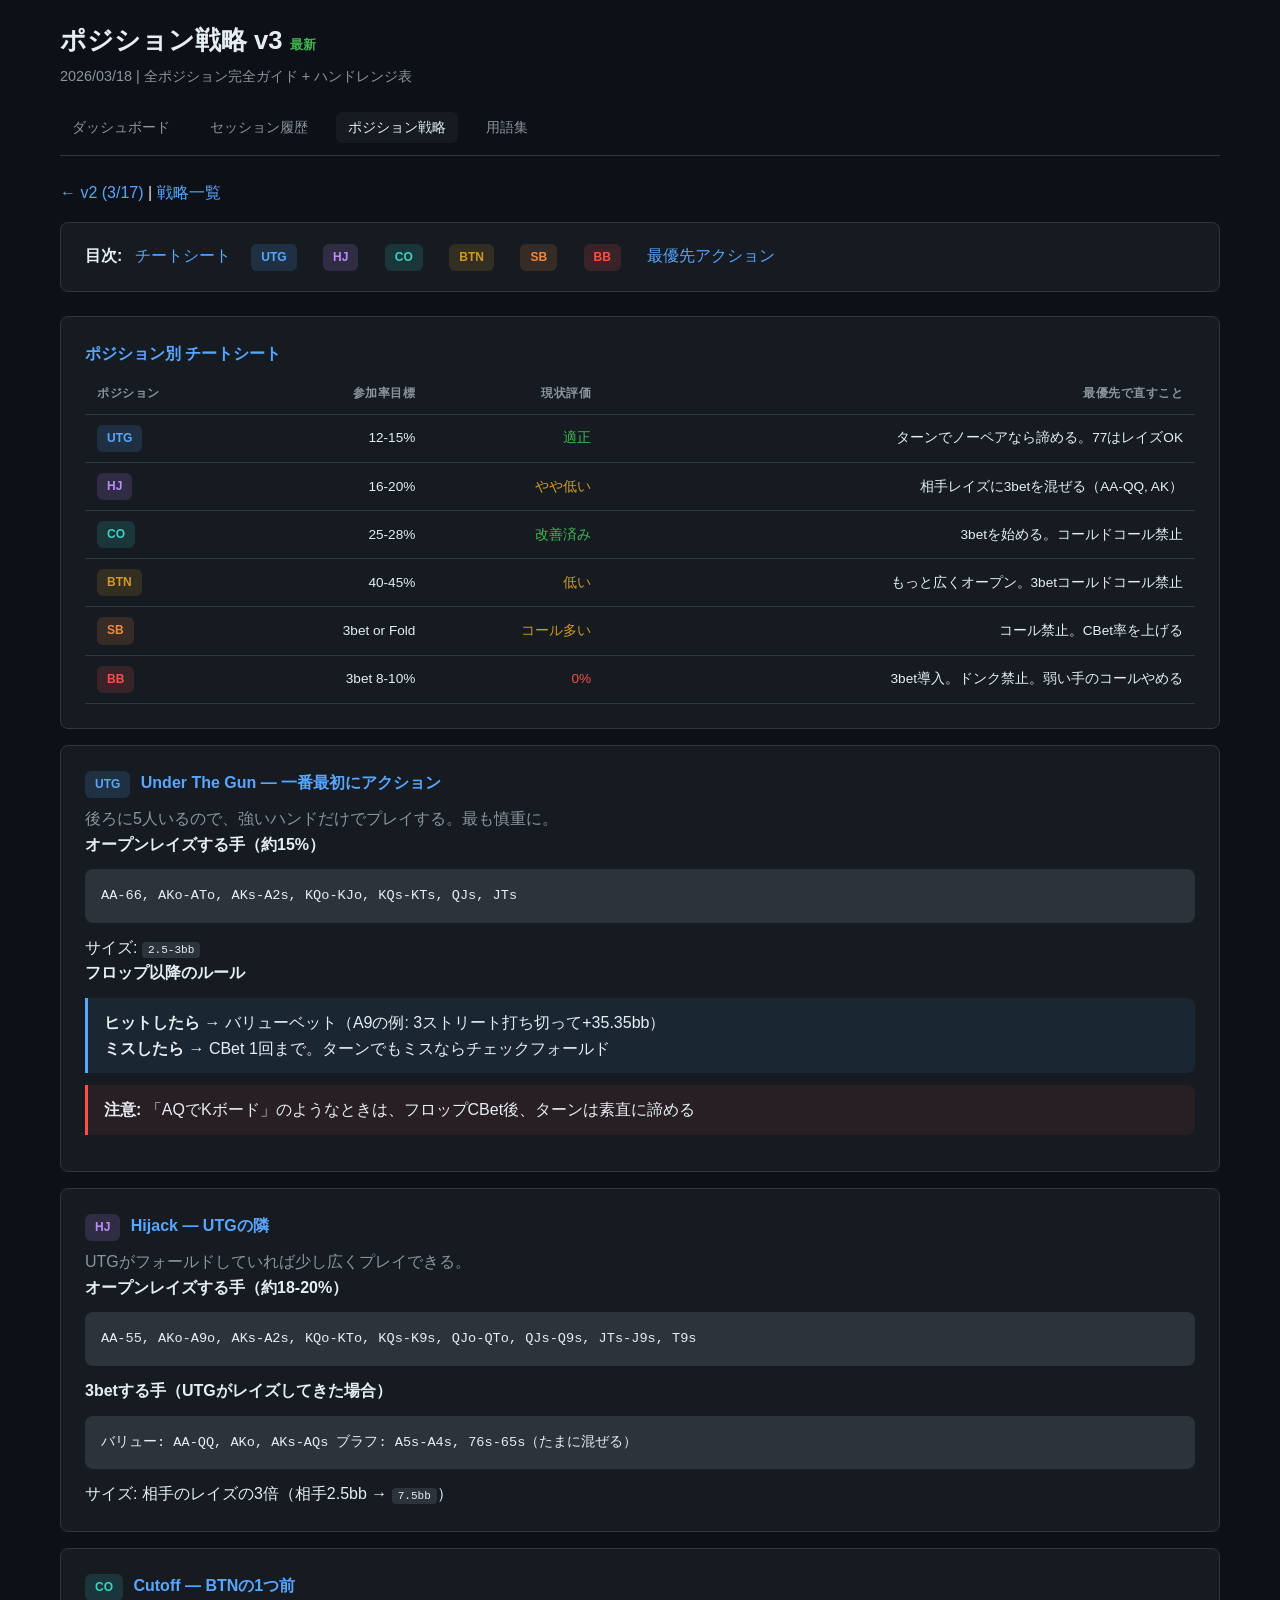
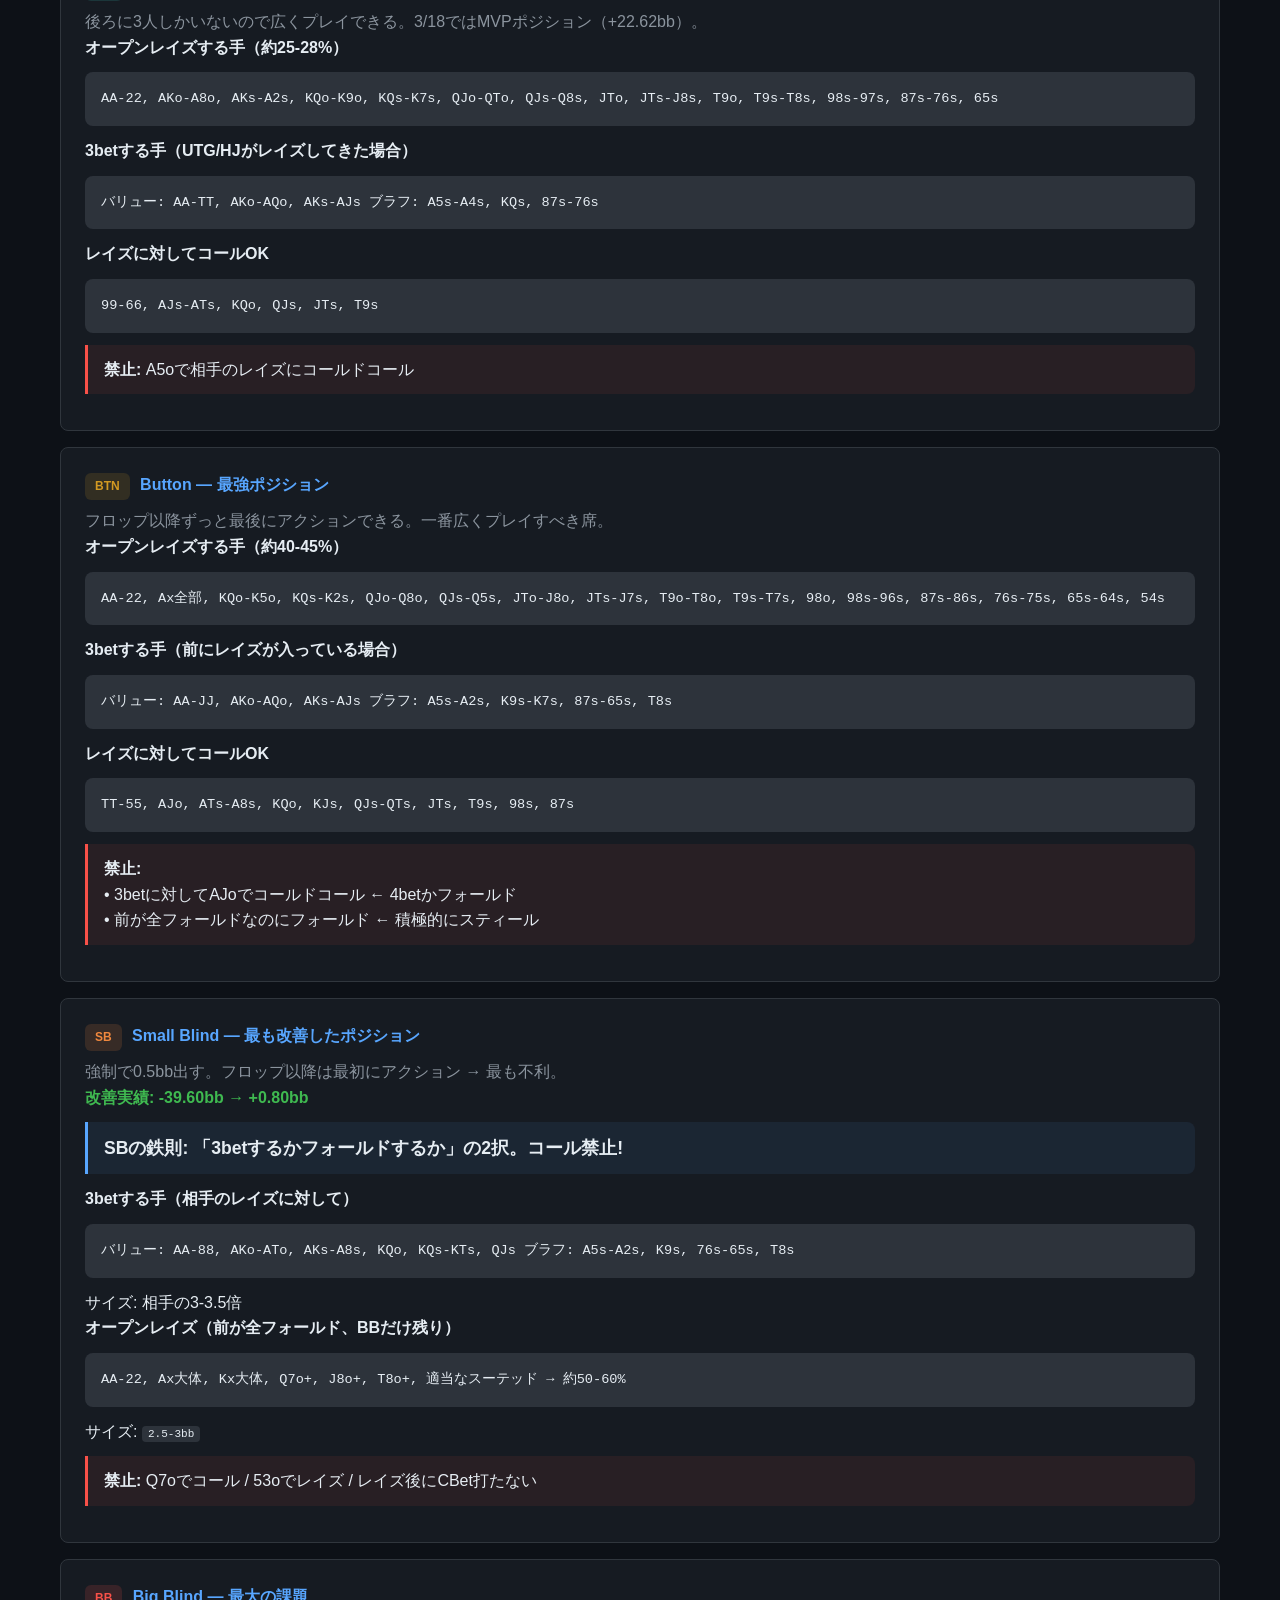
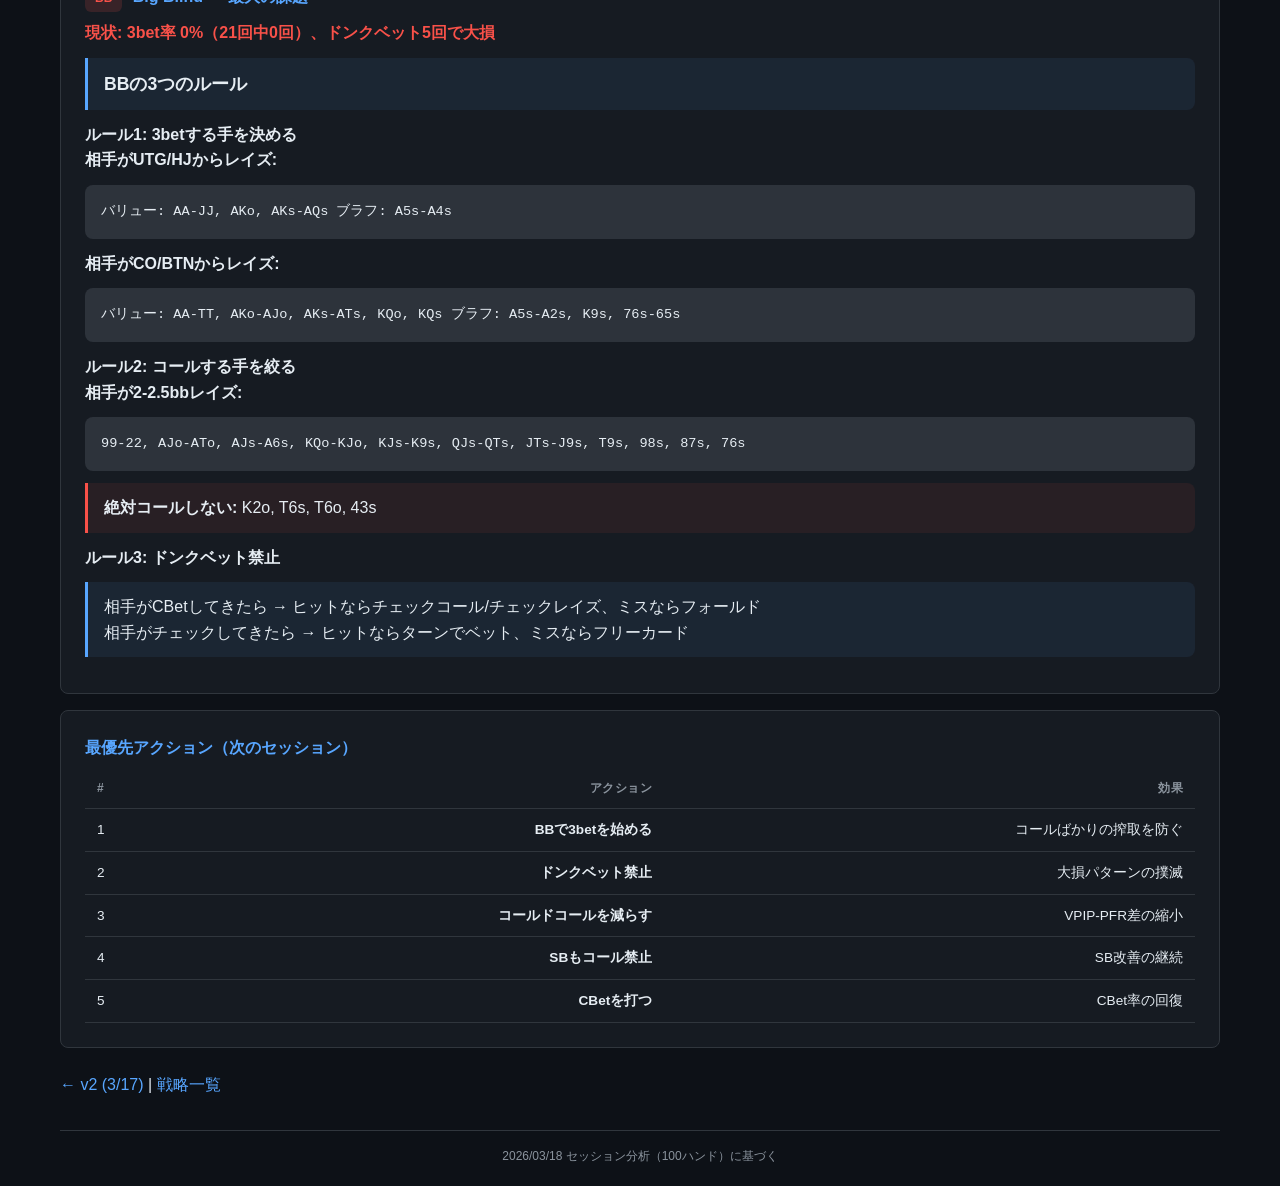
<file: strategy/20260318.html>
<!DOCTYPE html>
<html lang="ja">
<head>
  <meta charset="UTF-8">
  <meta name="viewport" content="width=device-width, initial-scale=1.0">
  <title>ポジション戦略 v3 (3/18) | oyasumipan Poker</title>
  <link rel="stylesheet" href="../style.css?v=3">
  <style>
    .range-block { background: #2d333b; padding: 16px; border-radius: 8px; margin: 12px 0; font-size: 0.85rem; line-height: 1.6; font-family: monospace; }
    .rule-box { background: rgba(88,166,255,0.08); border-left: 3px solid var(--blue); padding: 12px 16px; border-radius: 0 8px 8px 0; margin: 12px 0; }
    .warning-box { background: rgba(248,81,73,0.08); border-left: 3px solid var(--red); padding: 12px 16px; border-radius: 0 8px 8px 0; margin: 12px 0; }
    .toc { background: var(--card); border: 1px solid var(--border); border-radius: 8px; padding: 16px 24px; margin-bottom: 24px; }
    .toc a { display: inline-block; margin: 4px 8px; }
    .pos-section { scroll-margin-top: 20px; }
  </style>
</head>
<body>
  <h1>ポジション戦略 v3 <span style="color:var(--green);font-size:0.8rem">最新</span></h1>
  <p class="subtitle">2026/03/18 | 全ポジション完全ガイド + ハンドレンジ表</p>
  <nav>
    <a href="../index.html">ダッシュボード</a>
    <a href="../sessions.html">セッション履歴</a>
    <a href="../strategy.html" class="active">ポジション戦略</a>
    <a href="../glossary.html">用語集</a>
  </nav>

  <p style="margin-bottom:16px"><a href="20260317.html">&larr; v2 (3/17)</a> | <a href="../strategy.html">戦略一覧</a></p>

  <div class="toc">
    <strong>目次:</strong>
    <a href="#cheatsheet">チートシート</a>
    <a href="#utg"><span class="badge badge-utg">UTG</span></a>
    <a href="#hj"><span class="badge badge-hj">HJ</span></a>
    <a href="#co"><span class="badge badge-co">CO</span></a>
    <a href="#btn"><span class="badge badge-btn">BTN</span></a>
    <a href="#sb"><span class="badge badge-sb">SB</span></a>
    <a href="#bb"><span class="badge badge-bb">BB</span></a>
    <a href="#priority">最優先アクション</a>
  </div>

  <div class="content-card" id="cheatsheet">
    <h3>ポジション別 チートシート</h3>
    <table>
      <thead><tr><th>ポジション</th><th>参加率目標</th><th>現状評価</th><th>最優先で直すこと</th></tr></thead>
      <tbody>
        <tr><td><span class="badge badge-utg">UTG</span></td><td>12-15%</td><td class="positive">適正</td><td>ターンでノーペアなら諦める。77はレイズOK</td></tr>
        <tr><td><span class="badge badge-hj">HJ</span></td><td>16-20%</td><td style="color:var(--orange)">やや低い</td><td>相手レイズに3betを混ぜる（AA-QQ, AK）</td></tr>
        <tr><td><span class="badge badge-co">CO</span></td><td>25-28%</td><td class="positive">改善済み</td><td>3betを始める。コールドコール禁止</td></tr>
        <tr><td><span class="badge badge-btn">BTN</span></td><td>40-45%</td><td style="color:var(--orange)">低い</td><td>もっと広くオープン。3betコールドコール禁止</td></tr>
        <tr><td><span class="badge badge-sb">SB</span></td><td>3bet or Fold</td><td style="color:var(--orange)">コール多い</td><td>コール禁止。CBet率を上げる</td></tr>
        <tr><td><span class="badge badge-bb">BB</span></td><td>3bet 8-10%</td><td class="negative">0%</td><td>3bet導入。ドンク禁止。弱い手のコールやめる</td></tr>
      </tbody>
    </table>
  </div>

  <div class="content-card pos-section" id="utg">
    <h3><span class="badge badge-utg">UTG</span> Under The Gun &mdash; 一番最初にアクション</h3>
    <p style="color:var(--text-muted)">後ろに5人いるので、強いハンドだけでプレイする。最も慎重に。</p>
    <h4>オープンレイズする手（約15%）</h4>
    <div class="range-block">AA-66, AKo-ATo, AKs-A2s, KQo-KJo, KQs-KTs, QJs, JTs</div>
    <p>サイズ: <code>2.5-3bb</code></p>
    <h4>フロップ以降のルール</h4>
    <div class="rule-box">
      <strong>ヒットしたら</strong> → バリューベット（A9の例: 3ストリート打ち切って+35.35bb）<br>
      <strong>ミスしたら</strong> → CBet 1回まで。ターンでもミスならチェックフォールド
    </div>
    <div class="warning-box">
      <strong>注意:</strong> 「AQでKボード」のようなときは、フロップCBet後、ターンは素直に諦める
    </div>
  </div>

  <div class="content-card pos-section" id="hj">
    <h3><span class="badge badge-hj">HJ</span> Hijack &mdash; UTGの隣</h3>
    <p style="color:var(--text-muted)">UTGがフォールドしていれば少し広くプレイできる。</p>
    <h4>オープンレイズする手（約18-20%）</h4>
    <div class="range-block">AA-55, AKo-A9o, AKs-A2s, KQo-KTo, KQs-K9s,
QJo-QTo, QJs-Q9s, JTs-J9s, T9s</div>
    <h4>3betする手（UTGがレイズしてきた場合）</h4>
    <div class="range-block">バリュー: AA-QQ, AKo, AKs-AQs
ブラフ: A5s-A4s, 76s-65s（たまに混ぜる）</div>
    <p>サイズ: 相手のレイズの3倍（相手2.5bb → <code>7.5bb</code>）</p>
  </div>

  <div class="content-card pos-section" id="co">
    <h3><span class="badge badge-co">CO</span> Cutoff &mdash; BTNの1つ前</h3>
    <p style="color:var(--text-muted)">後ろに3人しかいないので広くプレイできる。3/18ではMVPポジション（+22.62bb）。</p>
    <h4>オープンレイズする手（約25-28%）</h4>
    <div class="range-block">AA-22, AKo-A8o, AKs-A2s, KQo-K9o, KQs-K7s,
QJo-QTo, QJs-Q8s, JTo, JTs-J8s, T9o, T9s-T8s,
98s-97s, 87s-76s, 65s</div>
    <h4>3betする手（UTG/HJがレイズしてきた場合）</h4>
    <div class="range-block">バリュー: AA-TT, AKo-AQo, AKs-AJs
ブラフ: A5s-A4s, KQs, 87s-76s</div>
    <h4>レイズに対してコールOK</h4>
    <div class="range-block">99-66, AJs-ATs, KQo, QJs, JTs, T9s</div>
    <div class="warning-box"><strong>禁止:</strong> A5oで相手のレイズにコールドコール</div>
  </div>

  <div class="content-card pos-section" id="btn">
    <h3><span class="badge badge-btn">BTN</span> Button &mdash; 最強ポジション</h3>
    <p style="color:var(--text-muted)">フロップ以降ずっと最後にアクションできる。一番広くプレイすべき席。</p>
    <h4>オープンレイズする手（約40-45%）</h4>
    <div class="range-block">AA-22, Ax全部, KQo-K5o, KQs-K2s,
QJo-Q8o, QJs-Q5s, JTo-J8o, JTs-J7s,
T9o-T8o, T9s-T7s, 98o, 98s-96s, 87s-86s,
76s-75s, 65s-64s, 54s</div>
    <h4>3betする手（前にレイズが入っている場合）</h4>
    <div class="range-block">バリュー: AA-JJ, AKo-AQo, AKs-AJs
ブラフ: A5s-A2s, K9s-K7s, 87s-65s, T8s</div>
    <h4>レイズに対してコールOK</h4>
    <div class="range-block">TT-55, AJo, ATs-A8s, KQo, KJs, QJs-QTs, JTs, T9s, 98s, 87s</div>
    <div class="warning-box">
      <strong>禁止:</strong><br>
      &bull; 3betに対してAJoでコールドコール ← 4betかフォールド<br>
      &bull; 前が全フォールドなのにフォールド ← 積極的にスティール
    </div>
  </div>

  <div class="content-card pos-section" id="sb">
    <h3><span class="badge badge-sb">SB</span> Small Blind &mdash; 最も改善したポジション</h3>
    <p style="color:var(--text-muted)">強制で0.5bb出す。フロップ以降は最初にアクション → 最も不利。</p>
    <p class="positive" style="font-weight:700">改善実績: -39.60bb → +0.80bb</p>
    <div class="rule-box"><strong style="font-size:1.1rem">SBの鉄則: 「3betするかフォールドするか」の2択。コール禁止!</strong></div>
    <h4>3betする手（相手のレイズに対して）</h4>
    <div class="range-block">バリュー: AA-88, AKo-ATo, AKs-A8s, KQo, KQs-KTs, QJs
ブラフ: A5s-A2s, K9s, 76s-65s, T8s</div>
    <p>サイズ: 相手の3-3.5倍</p>
    <h4>オープンレイズ（前が全フォールド、BBだけ残り）</h4>
    <div class="range-block">AA-22, Ax大体, Kx大体, Q7o+, J8o+, T8o+, 適当なスーテッド → 約50-60%</div>
    <p>サイズ: <code>2.5-3bb</code></p>
    <div class="warning-box">
      <strong>禁止:</strong> Q7oでコール / 53oでレイズ / レイズ後にCBet打たない
    </div>
  </div>

  <div class="content-card pos-section" id="bb">
    <h3><span class="badge badge-bb">BB</span> Big Blind &mdash; 最大の課題</h3>
    <p class="negative" style="font-weight:700">現状: 3bet率 0%（21回中0回）、ドンクベット5回で大損</p>

    <div class="rule-box"><strong style="font-size:1.1rem">BBの3つのルール</strong></div>

    <h4>ルール1: 3betする手を決める</h4>
    <p><strong>相手がUTG/HJからレイズ:</strong></p>
    <div class="range-block">バリュー: AA-JJ, AKo, AKs-AQs
ブラフ: A5s-A4s</div>
    <p><strong>相手がCO/BTNからレイズ:</strong></p>
    <div class="range-block">バリュー: AA-TT, AKo-AJo, AKs-ATs, KQo, KQs
ブラフ: A5s-A2s, K9s, 76s-65s</div>

    <h4>ルール2: コールする手を絞る</h4>
    <p><strong>相手が2-2.5bbレイズ:</strong></p>
    <div class="range-block">99-22, AJo-ATo, AJs-A6s, KQo-KJo, KJs-K9s,
QJs-QTs, JTs-J9s, T9s, 98s, 87s, 76s</div>
    <div class="warning-box"><strong>絶対コールしない:</strong> K2o, T6s, T6o, 43s</div>

    <h4>ルール3: ドンクベット禁止</h4>
    <div class="rule-box">
      相手がCBetしてきたら → ヒットならチェックコール/チェックレイズ、ミスならフォールド<br>
      相手がチェックしてきたら → ヒットならターンでベット、ミスならフリーカード
    </div>
  </div>

  <div class="content-card" id="priority">
    <h3>最優先アクション（次のセッション）</h3>
    <table>
      <thead><tr><th>#</th><th>アクション</th><th>効果</th></tr></thead>
      <tbody>
        <tr><td>1</td><td><strong>BBで3betを始める</strong></td><td>コールばかりの搾取を防ぐ</td></tr>
        <tr><td>2</td><td><strong>ドンクベット禁止</strong></td><td>大損パターンの撲滅</td></tr>
        <tr><td>3</td><td><strong>コールドコールを減らす</strong></td><td>VPIP-PFR差の縮小</td></tr>
        <tr><td>4</td><td><strong>SBもコール禁止</strong></td><td>SB改善の継続</td></tr>
        <tr><td>5</td><td><strong>CBetを打つ</strong></td><td>CBet率の回復</td></tr>
      </tbody>
    </table>
  </div>

  <p style="margin-top:24px"><a href="20260317.html">&larr; v2 (3/17)</a> | <a href="../strategy.html">戦略一覧</a></p>
  <div class="footer">2026/03/18 セッション分析（100ハンド）に基づく</div>
</body>
</html>
</file>
<file: style.css>
:root {
  --bg: #0d1117; --card: #161b22; --border: #30363d;
  --text: #e6edf3; --text-muted: #8b949e;
  --green: #3fb950; --red: #f85149; --blue: #58a6ff;
  --purple: #bc8cff; --orange: #d29922; --cyan: #39d2c0;
}
* { margin: 0; padding: 0; box-sizing: border-box; }
body { background: var(--bg); color: var(--text); font-family: -apple-system, BlinkMacSystemFont, 'Segoe UI', Helvetica, Arial, sans-serif; padding: 20px; max-width: 1200px; margin: 0 auto; line-height: 1.6; }
a { color: var(--blue); text-decoration: none; }
a:hover { text-decoration: underline; }
h1 { font-size: 1.6rem; margin-bottom: 4px; }
h2 { font-size: 1.2rem; margin: 24px 0 12px; }
h3 { font-size: 1rem; margin: 20px 0 8px; }
.subtitle { color: var(--text-muted); font-size: 0.9rem; margin-bottom: 24px; }
.positive { color: var(--green); }
.negative { color: var(--red); }

/* Nav */
nav { display: flex; gap: 16px; margin-bottom: 24px; padding-bottom: 12px; border-bottom: 1px solid var(--border); flex-wrap: wrap; }
nav a { color: var(--text-muted); font-size: 0.9rem; padding: 4px 12px; border-radius: 6px; transition: all 0.2s; }
nav a:hover, nav a.active { color: var(--text); background: var(--card); text-decoration: none; }

/* Stats grid */
.stats-grid { display: grid; grid-template-columns: repeat(auto-fit, minmax(150px, 1fr)); gap: 12px; margin-bottom: 24px; }
.stat-card { background: var(--card); border: 1px solid var(--border); border-radius: 8px; padding: 16px; text-align: center; position: relative; }
.stat-card .label { color: var(--text-muted); font-size: 0.75rem; text-transform: uppercase; letter-spacing: 0.5px; margin-bottom: 4px; }
.stat-card .value { font-size: 1.5rem; font-weight: 700; }
.stat-card .detail { color: var(--text-muted); font-size: 0.75rem; margin-top: 2px; }

/* Tooltip */
.has-tooltip { cursor: help; position: relative; }
.has-tooltip::after {
  content: attr(data-tooltip);
  position: absolute; bottom: calc(100% + 8px); left: 50%; transform: translateX(-50%);
  background: #2d333b; color: var(--text); padding: 8px 12px; border-radius: 6px;
  font-size: 0.75rem; white-space: normal; width: max-content; max-width: 280px;
  opacity: 0; pointer-events: none; transition: opacity 0.2s; z-index: 100;
  border: 1px solid var(--border); line-height: 1.5; text-align: left;
  font-weight: 400; text-transform: none; letter-spacing: 0;
}
.has-tooltip:hover::after { opacity: 1; }

/* Charts */
.chart-container { background: var(--card); border: 1px solid var(--border); border-radius: 8px; padding: 20px; margin-bottom: 24px; overflow-x: auto; -webkit-overflow-scrolling: touch; }
.chart-container h2 { font-size: 1rem; margin: 0 0 12px; color: var(--text-muted); }
.chart-row { display: grid; grid-template-columns: 1fr 1fr; gap: 16px; margin-bottom: 24px; }
@media (max-width: 768px) { .chart-row { grid-template-columns: 1fr; } }
canvas { max-height: 300px; }

/* Tables */
.table-scroll { overflow-x: auto; -webkit-overflow-scrolling: touch; }
table { width: 100%; border-collapse: collapse; font-size: 0.85rem; }
th, td { padding: 10px 12px; text-align: right; border-bottom: 1px solid var(--border); white-space: nowrap; }
th { color: var(--text-muted); font-weight: 600; font-size: 0.75rem; text-transform: uppercase; letter-spacing: 0.5px; }
td:first-child, th:first-child { text-align: left; }
tr:hover td { background: rgba(88,166,255,0.05); }
tr.clickable { cursor: pointer; }
tr.clickable:hover td { background: rgba(88,166,255,0.1); }
@media (max-width: 768px) {
  th, td { padding: 8px 8px; font-size: 0.8rem; }
  td.wrap-cell, th.wrap-cell { white-space: normal; min-width: 120px; }
}

/* Mobile card view for sessions */
.session-cards { display: none; }
@media (max-width: 640px) {
  .session-table-desktop { display: none; }
  .session-cards { display: flex; flex-direction: column; gap: 12px; }
  .session-card {
    background: var(--card); border: 1px solid var(--border); border-radius: 8px; padding: 16px;
  }
  .session-card-header { display: flex; justify-content: space-between; align-items: center; margin-bottom: 8px; }
  .session-card-date { font-weight: 700; }
  .session-card-stats { display: grid; grid-template-columns: repeat(2, 1fr); gap: 8px; font-size: 0.8rem; }
  .session-card-stats .stat-label { color: var(--text-muted); font-size: 0.7rem; }
  .session-card-note { color: var(--text-muted); font-size: 0.75rem; margin-top: 8px; padding-top: 8px; border-top: 1px solid var(--border); }
  .session-card-link { margin-top: 8px; }
}

/* Position grid */
.pos-grid { display: grid; grid-template-columns: repeat(6, 1fr); gap: 8px; margin-bottom: 24px; }
.pos-card { background: var(--card); border: 1px solid var(--border); border-radius: 8px; padding: 12px; text-align: center; }
.pos-card .pos-name { font-weight: 700; font-size: 0.9rem; margin-bottom: 6px; }
.pos-card .pos-bb { font-size: 1.1rem; font-weight: 700; margin-bottom: 4px; }
.pos-card .pos-detail { font-size: 0.7rem; color: var(--text-muted); }
@media (max-width: 768px) { .pos-grid { grid-template-columns: repeat(3, 1fr); } }

/* Section */
.section-title { font-size: 1.1rem; margin-bottom: 12px; padding-bottom: 8px; border-bottom: 1px solid var(--border); }
.footer { text-align: center; color: var(--text-muted); font-size: 0.75rem; margin-top: 32px; padding-top: 16px; border-top: 1px solid var(--border); }

/* Content page */
.content-card { background: var(--card); border: 1px solid var(--border); border-radius: 8px; padding: 24px; margin-bottom: 16px; overflow-x: auto; -webkit-overflow-scrolling: touch; }
@media (max-width: 640px) { .content-card { padding: 16px 12px; } }
.content-card h3 { margin-top: 0; color: var(--blue); }
.content-card ul, .content-card ol { padding-left: 20px; }
.content-card li { margin-bottom: 6px; }
.tag { display: inline-block; padding: 2px 8px; border-radius: 12px; font-size: 0.7rem; font-weight: 600; }
.tag-win { background: rgba(63,185,80,0.15); color: var(--green); }
.tag-lose { background: rgba(248,81,73,0.15); color: var(--red); }
.tag-even { background: rgba(139,148,158,0.15); color: var(--text-muted); }
code { background: #2d333b; padding: 2px 6px; border-radius: 4px; font-size: 0.85em; }
pre { background: #2d333b; padding: 16px; border-radius: 8px; overflow-x: auto; margin: 12px 0; font-size: 0.85rem; line-height: 1.5; }
.badge { display: inline-block; padding: 4px 10px; border-radius: 6px; font-size: 0.75rem; font-weight: 600; margin-right: 6px; }
.badge-utg { background: rgba(88,166,255,0.15); color: #58a6ff; }
.badge-hj { background: rgba(188,140,255,0.15); color: #bc8cff; }
.badge-co { background: rgba(57,210,192,0.15); color: #39d2c0; }
.badge-btn { background: rgba(210,153,34,0.15); color: #d29922; }
.badge-sb { background: rgba(240,136,62,0.15); color: #f0883e; }
.badge-bb { background: rgba(248,81,73,0.15); color: #f85149; }
</file>
